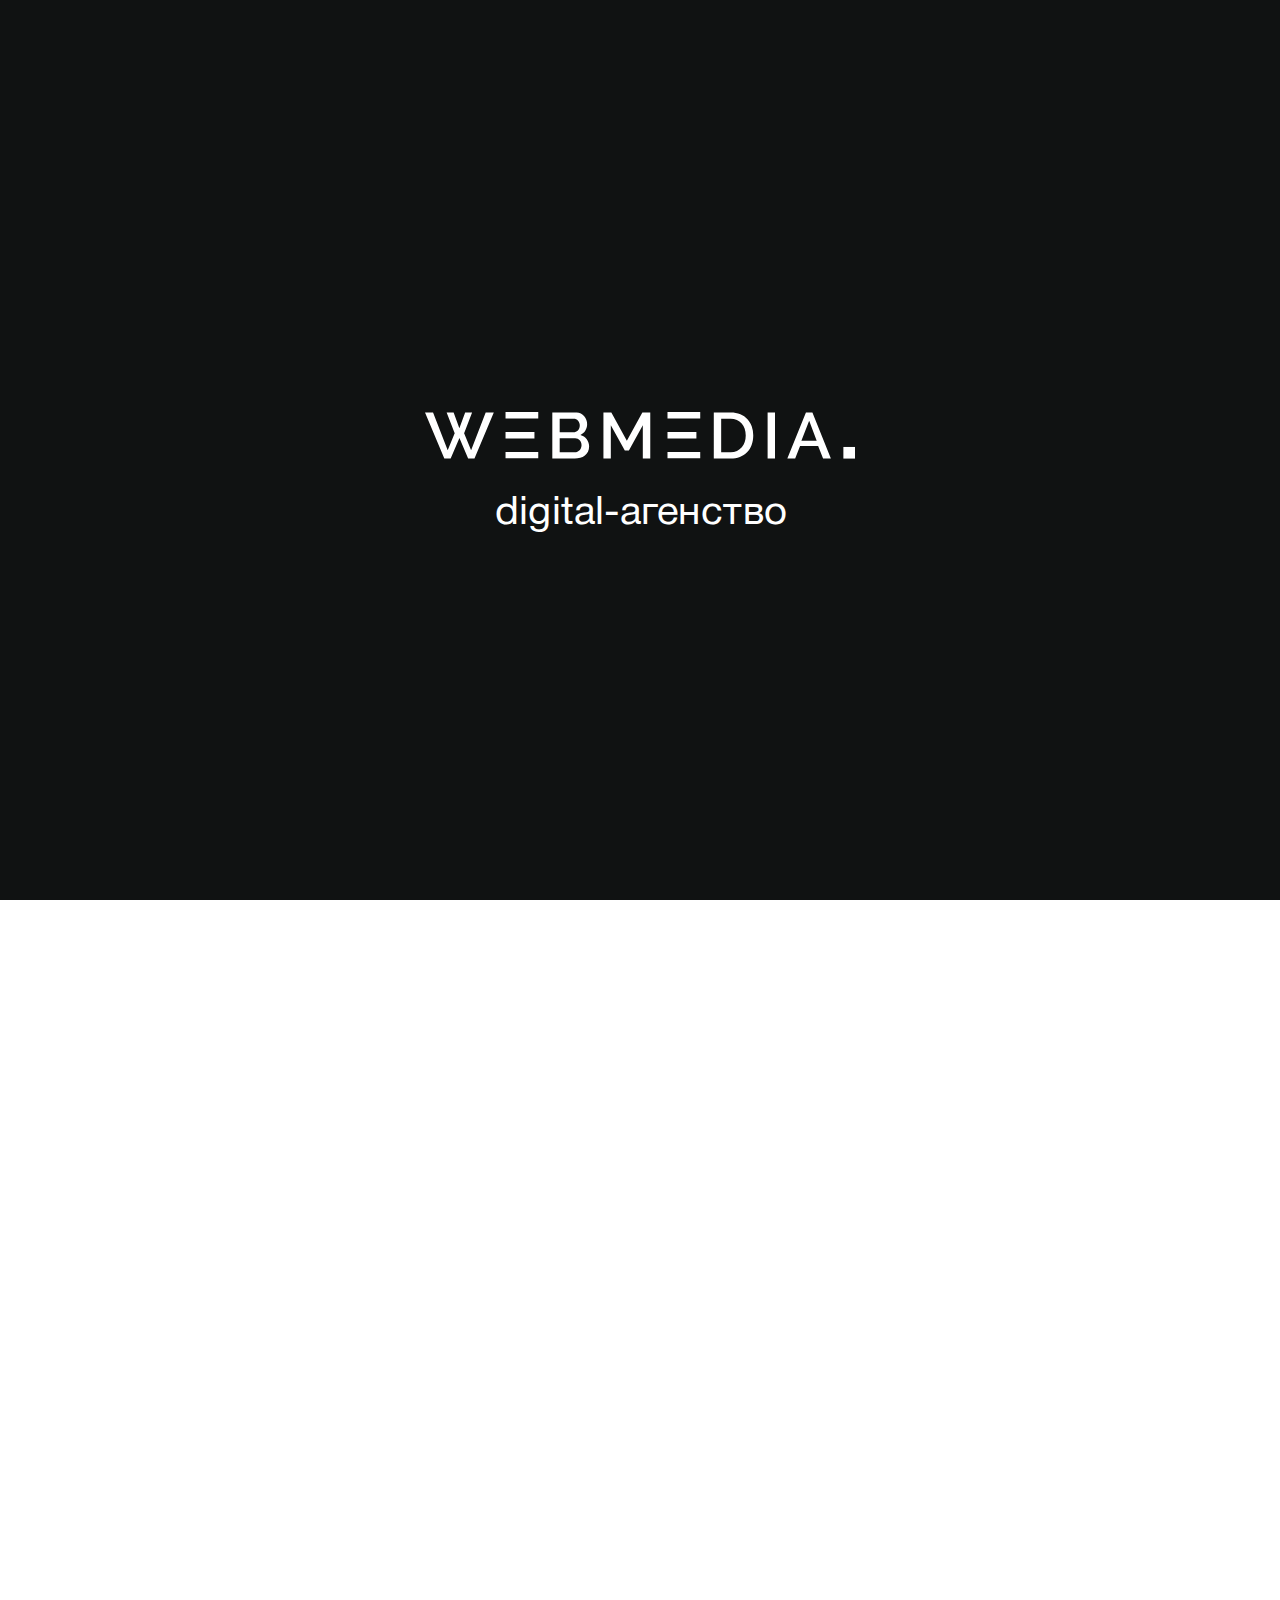
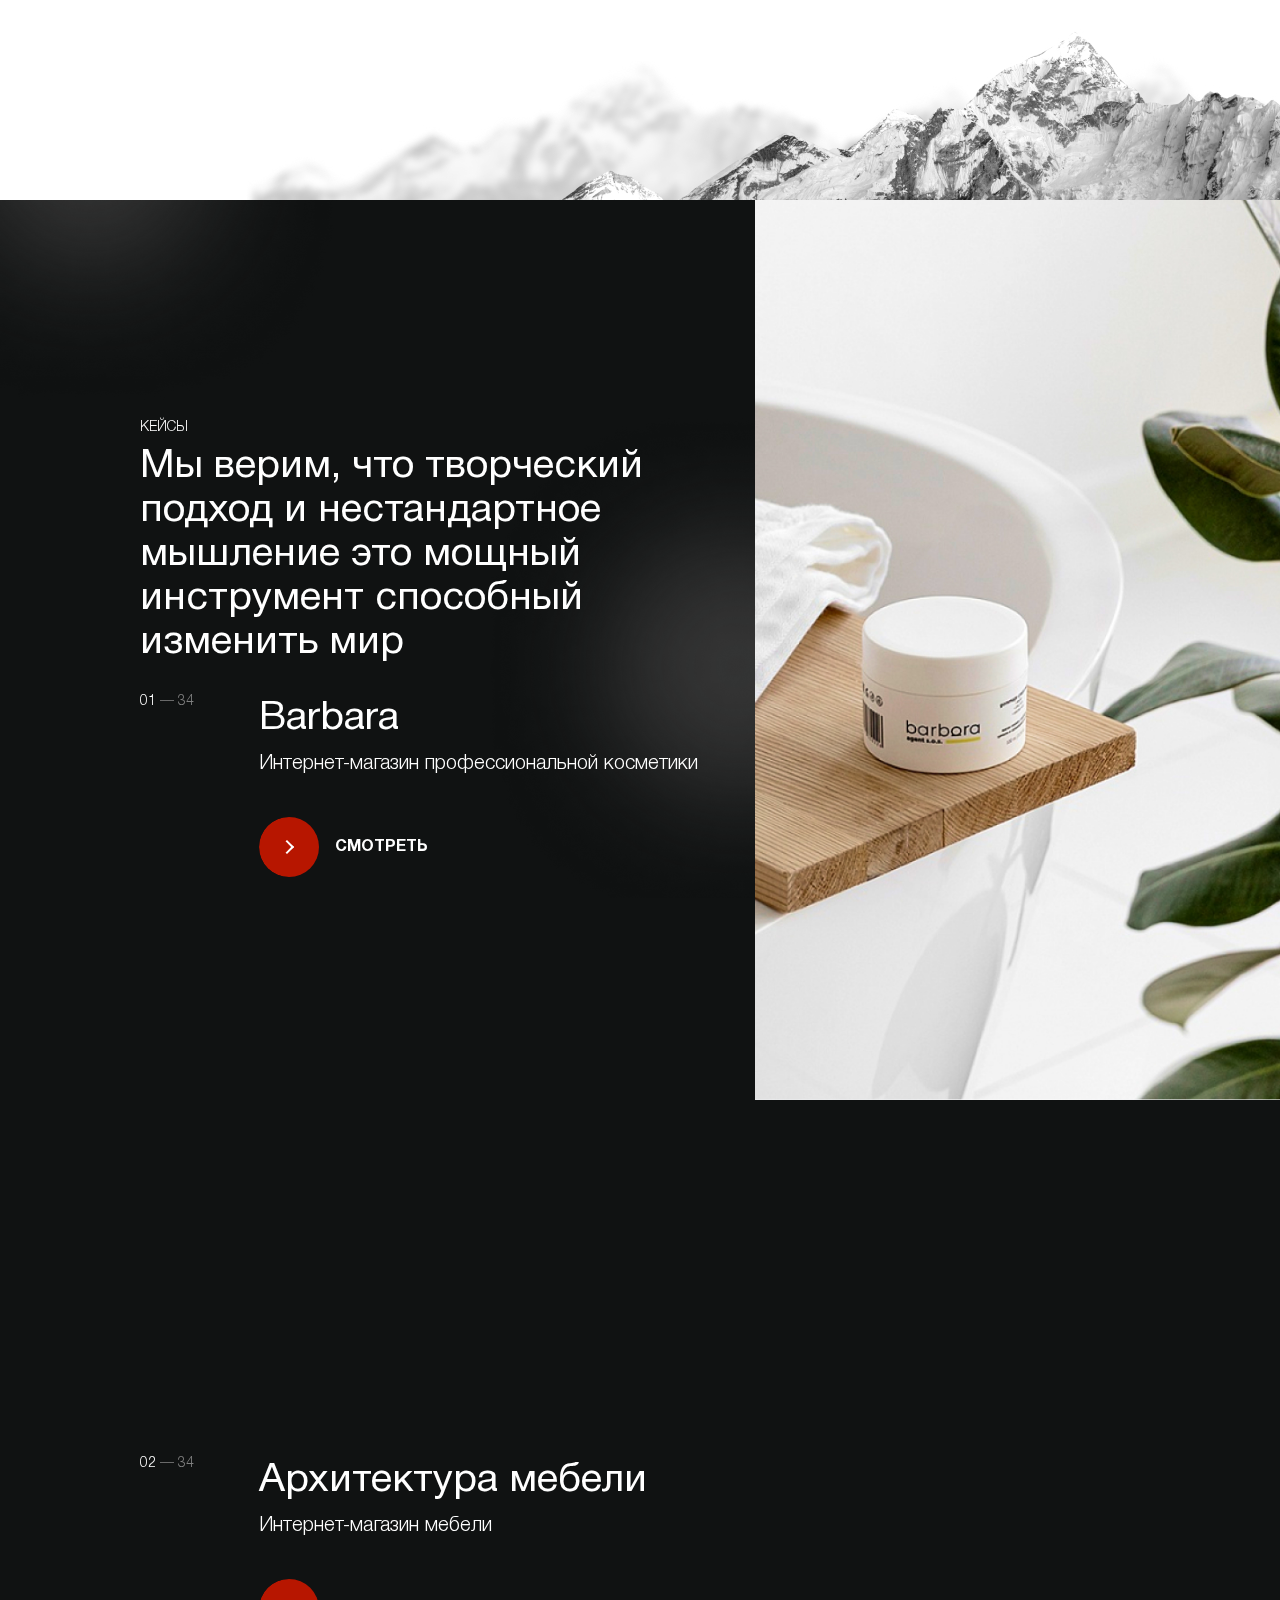
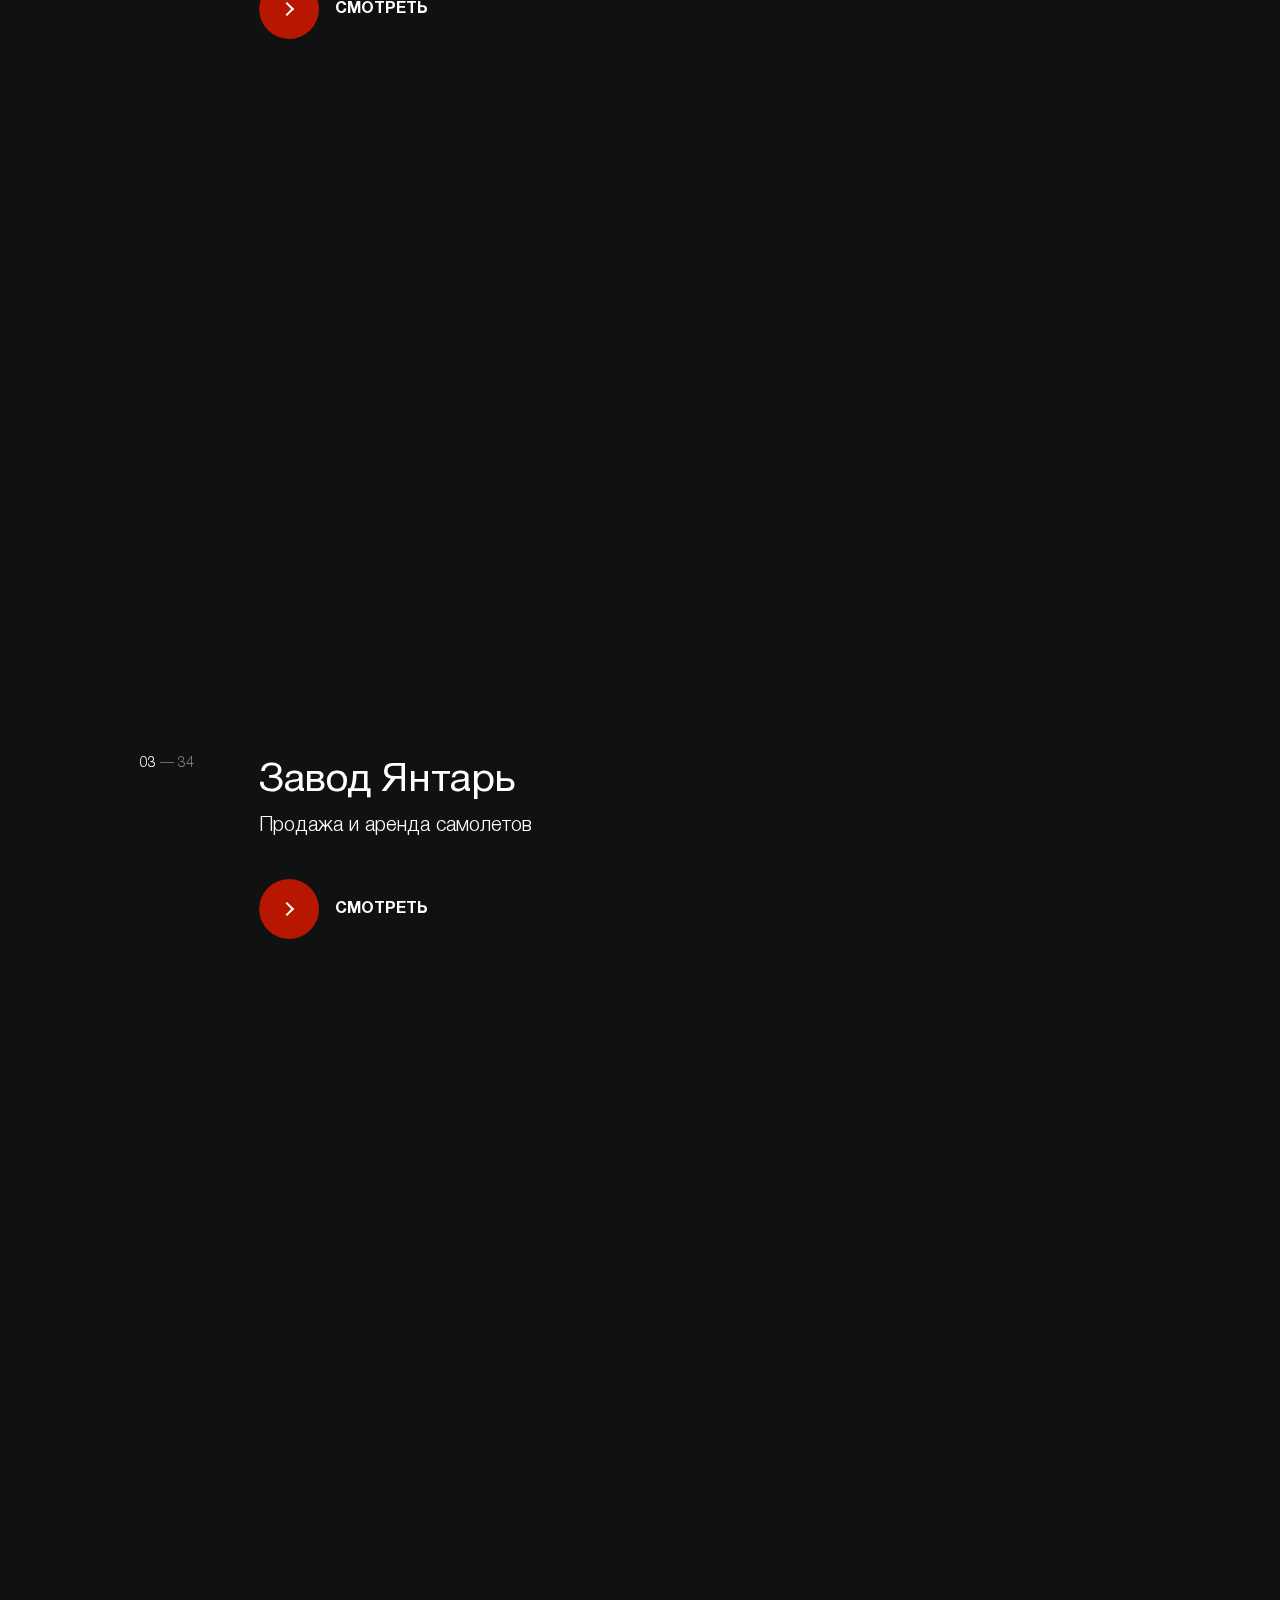
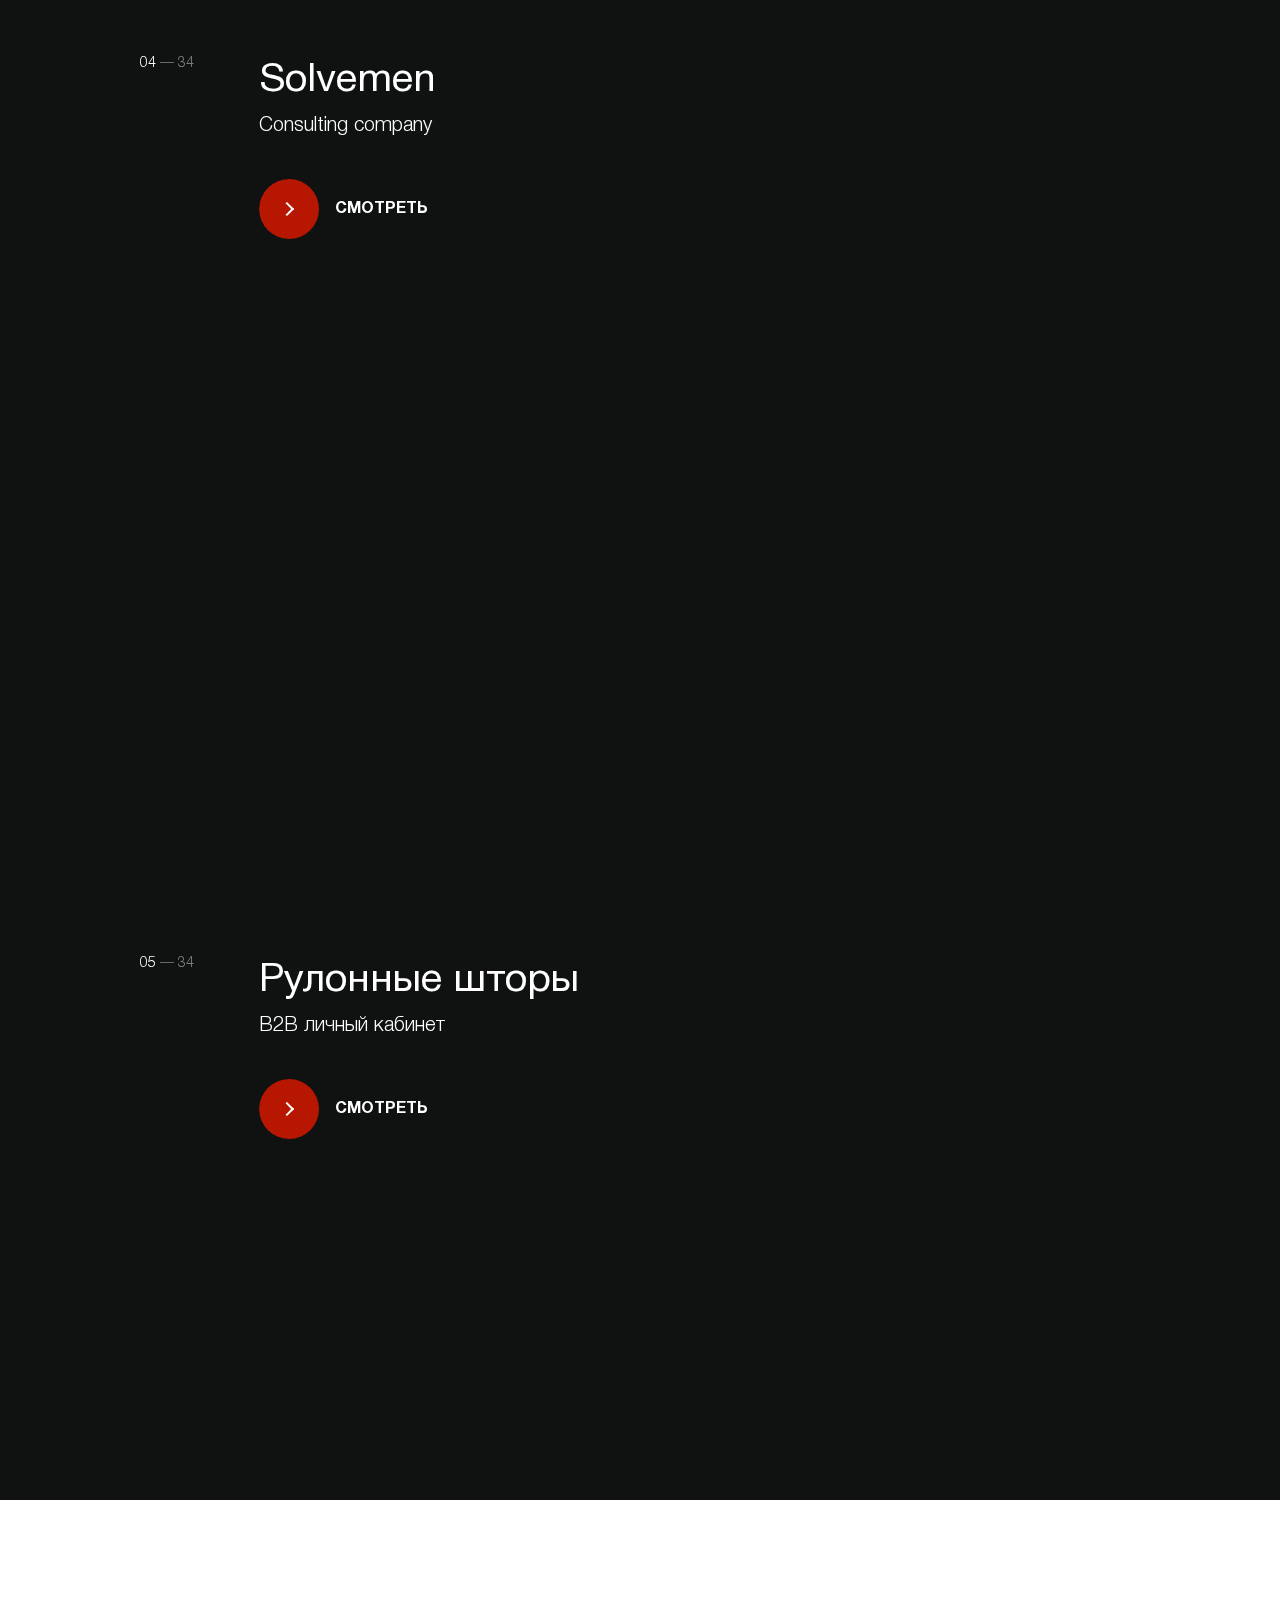
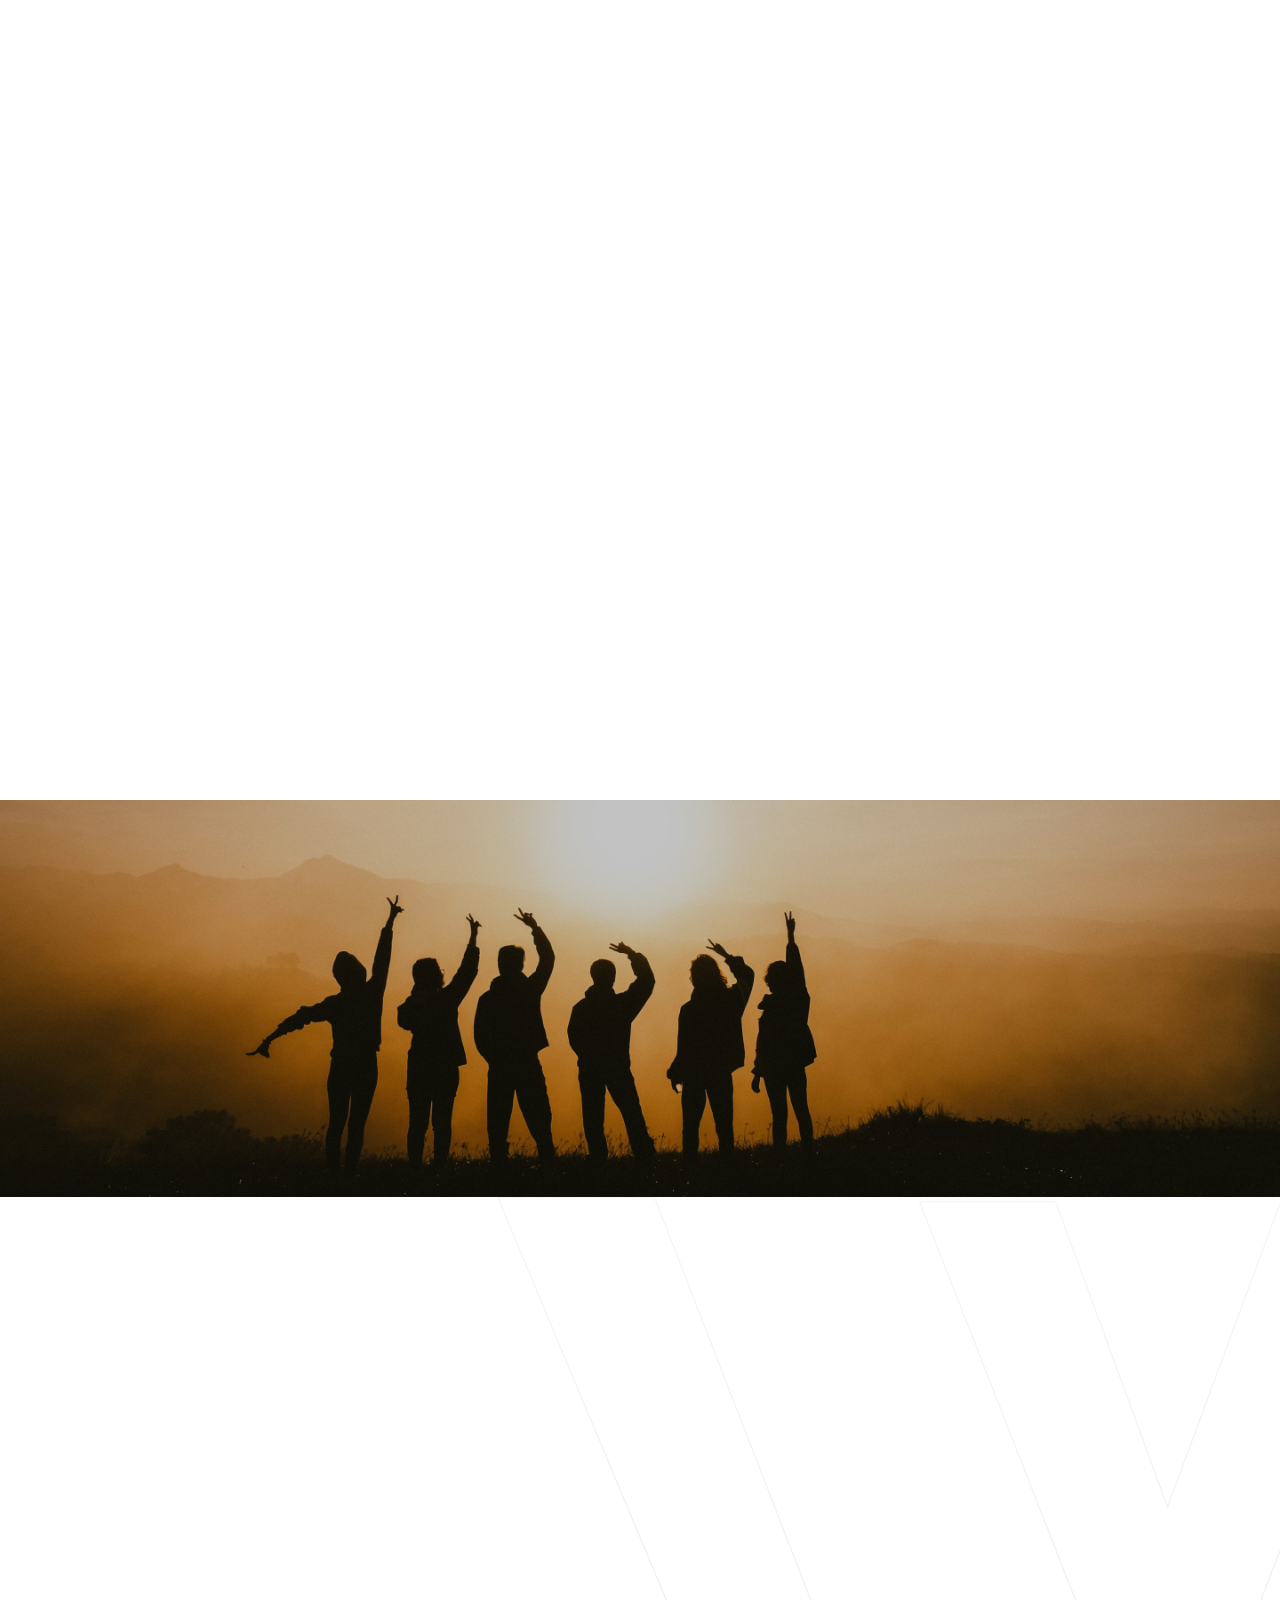
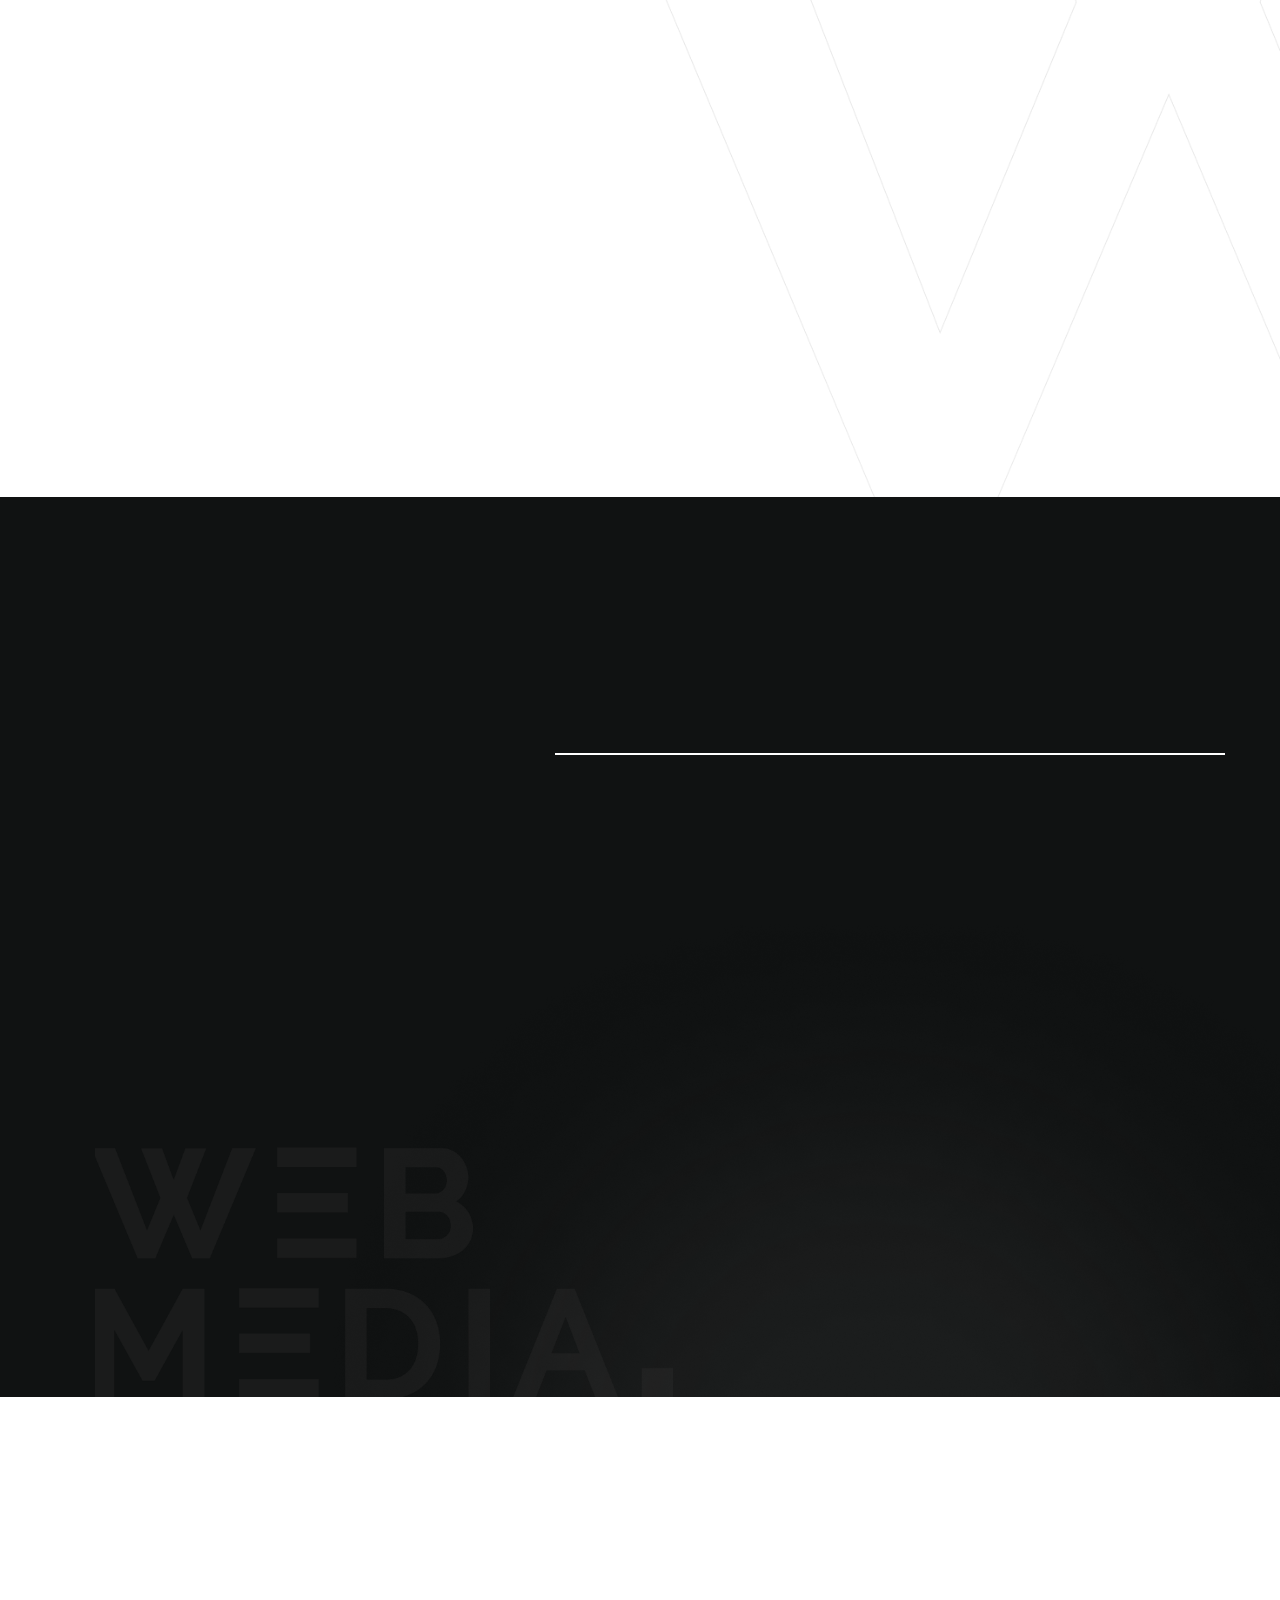
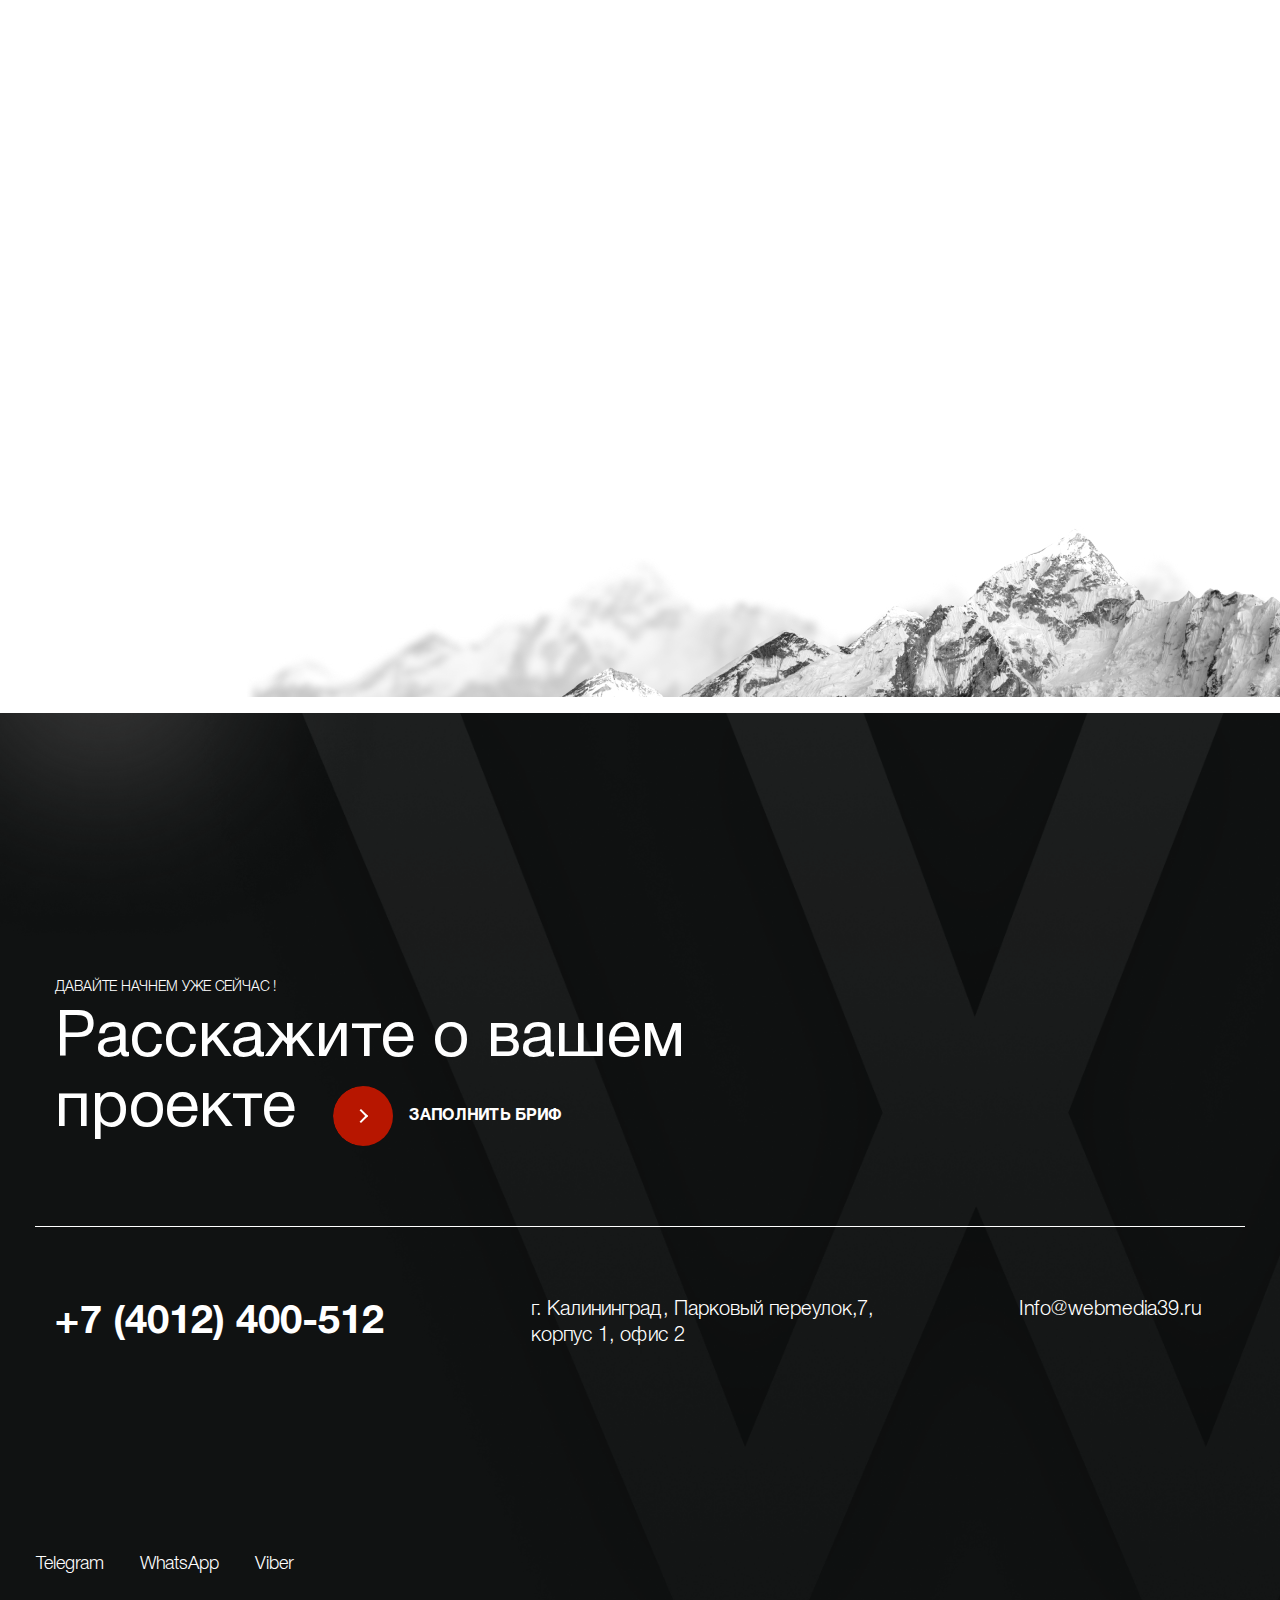
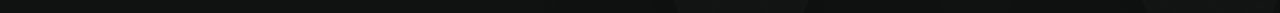
<file: _v/index.html>
<!DOCTYPE html>
<html class="no-js" lang="ru">
	<head>
		<meta charset="UTF-8" />
		<meta name="keywords" content="" />
		<meta name="description" content="" />
		<meta content="browserconfig.xml" name="msapplication-config" />
		<meta http-equiv="X-UA-Compatible" content="IE=edge">
		<meta name="viewport" content="width=device-width, initial-scale=1">
		<title>Создаём и продвигаем сайты для бизнеса</title>
		<link href="img/favicon.ico" rel="icon" type="image/png" />
		<link href="img/favicon.png" rel="icon" type="image/png" />
		<link rel="apple-touch-icon" sizes="122x70" href="/img/apple-touch-icon.png" />
		<style>body{opacity: 0;}</style>
	</head>
	<body>
		<!--[if lt IE 10]>
		<p class="browsehappy"><br>Вы используете <strong>устаревший</strong> браузер. 
		Пожалуйста, <a href="http://browsehappy.com/">обновите его</a> для корректного 
		отображения сайтов.</p>
		<![endif]-->
		<div class="global-wrapper">
			<div class="wrapper-loader">
				<div class="logo-loader_content">
					<div class="logo-loader"></div>
				</div>
				<div class="wrapper_loader-text">
					<span class="loader-text">digital-агенство</span>
				</div>
			</div>
			<div class="callback-content callback-content_fixed">
				<div class="callback-content_header">
					<span class="callback-content_close-btn"></span>
				</div>
				<div class="section-title">Обсудить проект</div>
				<form action="#" class="callback-form">
					<div class="form-group">
						<input type="text" class="form-control" placeholder="Имя">
					</div>
					<div class="form-group">
						<input type="tel" class="form-control" placeholder="Телефон">
					</div>
					<div class="form-group">
						<textarea class="form-control form-textarea" placeholder="Сообщение"></textarea>
					</div>
					<div class="wrapper_callback-form_submit red-btn red-btn_mod">
						<input type="submit" class="callback-form_submit-btn" value="Отправить">
						<span class="red-btn_icon"></span>
					</div>
					<div class="form-policy">Нажимая на кнопку, вы даете согласие на обработку персональных данных и соглашаетесь с политикой конфиденциальности</div>
				</form>
			</div>
			<header class="ui-header">
				<div class="container">
					<div class="head-logo">
						<a href="">
							<img data-src="img/static/logo.svg" class="head_first-img" alt="alt">
							<img src="img/icons/logo-icon.svg" class="head_second-img" alt="alt">
						</a>
					</div>
					<div class="head_center-column">
						<div class="hamburger hamburger--spring">
							<div class="hamburger-box">
								<div class="hamburger-inner"></div>
							</div>
						</div>
						<a href="" class="head_projects-btn">Проекты</a>
					</div>
					<a href="tel:+74012400512" class="head_phone-number">+7 (4012) 400-512</a>
				</div>
				<div class="dropdown-box">
					<div class="container">
						<div class="dropdown-box_header">
							<a href="" class="dropdown-box_discuss-project js_discuss-project_2 ">Обсудить проект</a>
						</div>
						<ul class="dropdown-menu">
							<li>
								<a href=""><span class="menu-number">01</span><span class="menu-text">Проекты</span></a>
							</li>
							<li>
								<a href=""><span class="menu-number">02</span><span class="menu-text">Услуги</span></a>
								<ul class="dropdown-submenu">
									<li><a href="">Разработка сайтов</a></li>
									<li><a href="">Продвижение и реклама</a></li>
									<li><a href="">Автоматизация</a></li>
									<li><a href="">Обслуживание и развитие</a></li>
								</ul>
							</li>
							<li>
								<a href=""><span class="menu-number">03</span><span class="menu-text">О нас</span></a>
							</li>
							<li>
								<a href=""><span class="menu-number">04</span><span class="menu-text">Контакты</span></a>
							</li>
						</ul>
						<div class="tablet-small_visible">
							<a href="" class="red-btn js_discuss-project_2">
								<span class="red-btn_inner"><span class="red-btn_icon"></span>Обсудить проект</span>
							</a>
						</div>
						<div class="dropdown-box_footer">
							<div class="row">
								<div class="col-md-5 right-column order-md-2">
									<a href="tel:+74012400512" class="dropdown_phone-number">+7 (4012) 400-512</a> <br>
									<a href="mailto:Info@webmedia39.ru" class="dropdown-email">Info@webmedia39.ru</a>
								</div>
								<div class="col-md-7">
									<ul class="social-network dropdown_social-network">
										<li><a href="">Telegram</a></li>
										<li><a href="">WhatsApp</a></li>
										<li><a href="">Viber</a></li>
									</ul>
								</div>
							</div>
						</div>
					</div>
				</div>
			</header>
			<main class="main-content">
				<section class="main-section section">
					<div class="main-section_bg" data-parallaxify-range-x="100" data-parallaxify-range-y="100"><div class="main-section_bg-inner" data-depth="0.6"></div></div>
					<div class="section-inner main_section-inner">
						<div class="container">
							<span class="unified-section_subtitle  fadeInLeft wow" data-wow-duration=".8s" data-wow-delay=".8s">Мы покоряем любые вершины!</span>
							<h1 class="main-section_title  fadeInLeft wow" data-wow-duration=".8s" data-wow-delay="1s">Создаём и продвигаем сайты для бизнеса</h1>
							<a href="" class="red-btn js_discuss-project  fadeInLeft wow" data-wow-duration=".8s" data-wow-delay="1.2s">
								<span class="red-btn_inner"><span class="red-btn_icon"></span>Обсудить проект</span>
							</a>
						</div>
					</div>
					<ul class="social-network">
						<li><a href="">Telegram</a></li>
						<li><a href="">WhatsApp</a></li>
						<li><a href="">Viber</a></li>
					</ul>
					<span class="arrow-next_btn"></span>
				</section>
				<!-- end main-section -->
				<div class="services-section white-section section">
					<div class="container">
						<div class="row">
							<div class="col-md-6 service_left-column">
								<span class="unified-section_subtitle  fadeInDown wow" data-wow-duration=".8s" data-wow-delay=".2s">Услуги</span>
								<h2 class="fadeInDown wow" data-wow-duration=".8s" data-wow-delay=".2s">Мы digital-агентство полного цикла — <span class="min">создаем, продвигаем</span> и поддерживаем <span class="min">сайты</span></h2>
								<a href="" class="black-btn tablet-small_hidden fadeInDown wow" data-wow-duration=".8s" data-wow-delay=".6s">
									<span class="black-btn_inner"><span class="black-btn_icon"></span>Все услуги</span>
								</a>
							</div>
							<div class="col-md-6 service_right-column">
								<ul class="services-list">
									<li class="service-item fadeInLeft wow" data-wow-duration=".8s" data-wow-delay=".4s">
										<span class="service-menu_title"><span class="item-number">01</span> Web разработка</span>
										<ul class="service_sub-menu">
											<li><a href="">Интернет магазины</a></li>
											<li><a href="">Корпоративные сайты</a></li>
											<li><a href="">Сайты- каталоги</a></li>
											<li><a href="">landing page</a></li>
											<li><a href="">В2В порталы</a></li>
											<li><a href="">Индивидуальные web проекты</a></li>
										</ul>
									</li>
									<li class="service-item fadeInLeft wow" data-wow-duration=".8s" data-wow-delay=".6s">
										<span class="service-menu_title"><span class="item-number">02</span><span class="text">Продвижение <span class="min">и реклама</span></span></span>
										<ul class="service_sub-menu">
											<li><a href="">SEO аудит</a></li>
											<li><a href="">SEO-оптимизация</a></li>
											<li><a href="">Комплексное продвижение</a></li>
											<li><a href="">Контекстная реклама </a></li>
											<li><a href="">SMM  продвижение</a></li>
											<li><a href="">Таргетированная реклама</a></li>
										</ul>
									</li>
									<li class="service-item fadeInLeft wow" data-wow-duration=".8s" data-wow-delay=".8s">
										<span class="service-menu_title"><span class="item-number">03</span>Автоматизация</span>
										<ul class="service_sub-menu">
											<li><a href="">Внедрение Битрикс 24</a></li>
											<li><a href="">Корпоративные сайты</a></li>
											<li><a href="">Сайты- каталоги</a></li>
											<li><a href="">landing page</a></li>
											<li><a href="">В2В порталы</a></li>
											<li><a href="">Индивидуальные web проекты</a></li>
										</ul>
									</li>
									<li class="service-item fadeInLeft wow" data-wow-duration=".8s" data-wow-delay="1s">
										<span class="service-menu_title"><span class="item-number">04</span><span class="text">Обслуживание <span class="min">и развитие</span></span></span>
										<ul class="service_sub-menu">
											<li><a href="">Интернет магазины</a></li>
											<li><a href="">Корпоративные сайты</a></li>
											<li><a href="">Сайты- каталоги</a></li>
											<li><a href="">landing page</a></li>
											<li><a href="">В2В порталы</a></li>
											<li><a href="">Индивидуальные web проекты</a></li>
										</ul>
									</li>
								</ul>
								<div class="tablet-small_visible">
										<a href="" class="black-btn fadeInDown wow" data-wow-duration=".8s" data-wow-delay=".6s">
										<span class="black-btn_inner"><span class="black-btn_icon"></span>Все услуги</span>
									</a>
								</div>
							</div>
						</div>
					</div>
				</div>
				<!-- end services-section -->
				<div class="case-section section">
					<div class="case-section_left-column">
						<div class="wrapper_case-section_content">
							<div class="case-slide">
								<div class="case-section_content">
									<span class="unified-section_subtitle">кейсы</span>
									<div class="section-title">Мы верим, что творческий подход и нестандартное мышление это мощный инструмент способный изменить мир</div>
									<div class="case-item_content">
										<span class="case-item_number"><span class="white-digit">01</span> &#8212; 34</span>
										<div class="right-cell">
											<span class="case-item_name">Barbara</span>
											<span class="case-item_site-type">Интернет-магазин профессиональной косметики</span>
											<a href="" class="red-btn">
												<span class="red-btn_inner"><span class="red-btn_icon"></span>Смотреть</span>
											</a>
										</div>
									</div>
								</div>
								<div class="case-item_bg-mobile" style="background-image:url(img/bg/case-mobile/01.jpg)"></div>
							</div>
							<div class="case-slide">
								<div class="case-section_content">
									<div class="case-item_content">
										<span class="case-item_number"><span class="white-digit">02</span> &#8212; 34</span>
										<div class="right-cell">
											<span class="case-item_name">Архитектура мебели</span>
											<span class="case-item_site-type">Интернет-магазин мебели</span>
											<a href="" class="red-btn">
												<span class="red-btn_inner"><span class="red-btn_icon"></span>Смотреть</span>
											</a>
										</div>
									</div>
								</div>
								<div class="case-item_bg-mobile" style="background-color: #000">
									<span class="item-img"><img data-src="img/static/load.png" alt="alt"></span>
								</div>
							</div>
							<div class="case-slide">
								<div class="case-section_content">
									<div class="case-item_content">
										<span class="case-item_number"><span class="white-digit">03</span> &#8212; 34</span>
										<div class="right-cell">
											<span class="case-item_name">Завод Янтарь</span>
											<span class="case-item_site-type">Продажа и аренда самолетов</span>
											<a href="" class="red-btn">
												<span class="red-btn_inner"><span class="red-btn_icon"></span>Смотреть</span>
											</a>
										</div>
									</div>
								</div>
								<div class="case-item_bg-mobile" style="background-image:url(img/bg/case-mobile/03.jpg)"></div>
							</div>
							<div class="case-slide">
								<div class="case-section_content">
									<div class="case-item_content">
										<span class="case-item_number"><span class="white-digit">04</span> &#8212; 34</span>
										<div class="right-cell">
											<span class="case-item_name">Solvemen</span>
											<span class="case-item_site-type">Сonsulting company</span>
											<a href="" class="red-btn">
												<span class="red-btn_inner"><span class="red-btn_icon"></span>Смотреть</span>
											</a>
										</div>
									</div>
								</div>
								<div class="case-item_bg-mobile" style="background-image:url(img/bg/case-mobile/04.jpg)"></div>
							</div>
							<div class="case-slide">
								<div class="case-section_content">
									<div class="case-item_content">
										<span class="case-item_number"><span class="white-digit">05</span> &#8212; 34</span>
										<div class="right-cell">
											<span class="case-item_name">Рулонные шторы</span>
											<span class="case-item_site-type">B2B личный кабинет </span>
											<a href="" class="red-btn">
												<span class="red-btn_inner"><span class="red-btn_icon"></span>Смотреть</span>
											</a>
										</div>
									</div>
								</div>
								<div class="case-item_bg-mobile" style="background-image:url(img/bg/case-mobile/05.jpg)"></div>
							</div>
						</div>
					</div>
					<div class="case-section_right-column">
						<div class="сase-item_bg">
							<ul class="case-item_bg-content">
								<div class="case-item_bg-item" style="background-image:url(img/bg/case/01.jpg)"></div>
								<div class="case-item_bg-item" style="background-color: #000">
									<span class="item-img"><img data-src="img/static/load.png" alt="alt"></span>
								</div>
								<div class="case-item_bg-item" style="background-image:url(img/bg/case/03.jpg)"></div>
								<div class="case-item_bg-item" style="background-image:url(img/bg/case/04.jpg)"></div>
								<div class="case-item_bg-item" style="background-image:url(img/bg/case/05.jpg)"></div>
							</ul>
						</div>
					</div>
				</div>
				<!-- end case-section -->
				<div class="advantages-section white-section section">
					<div class="container">
						<div class="row advantages-section_header">
							<div class="col-md-5">
								<span class="unified-section_subtitle fadeInUp wow" data-wow-duration=".8s" data-wow-delay=".2s">немного о нас</span>
								<div class="section-title fadeInUp wow" data-wow-duration=".8s" data-wow-delay=".4s">Команда - <span class="min">это важно!</span></div>
							</div>
							<div class="col-md-7">
								<div class="advantages-section_text fadeInUp wow" data-wow-duration=".8s" data-wow-delay=".4s">
									<p>
										Мы-небольшая, но мощная команда создателей крутых сайтов, по-настоящему любящая свою работу.Мы начинаем каждый день с новых идей, помогаем друг другу расти и учиться друг у друга.Каждый проект должен быть усовершенствован до такой степени, что позволяет нам поддерживать репутацию надежного партнера и поднимать планку наших амбиций все выше и выше
									</p>
								</div>
							</div>
						</div>
						<ul class="advantages-box">
							<li class="advantage-item fadeInUp wow" data-wow-duration=".8s" data-wow-delay=".2s">
								<div class="advantage-item_content">
									<span class="advantage-item_number">7 лет</span>
									<span class="text">Опыта в разработке сайтов</span>
								</div>
							</li>
							<li class="advantage-item fadeInUp wow" data-wow-duration=".8s" data-wow-delay=".4s">
								<div class="advantage-item_content">
									<span class="advantage-item_number">200+</span>
									<span class="text">Индивидуальных проектов</span>
								</div>
							</li>
							<li class="advantage-item fadeInUp wow" data-wow-duration=".8s" data-wow-delay=".6s">
								<div class="advantage-item_content">
									<span class="advantage-item_number">1000+</span>
									<span class="text">Запросов в ТОП 5</span>
								</div>
							</li>
							<li class="advantage-item fadeInUp wow" data-wow-duration=".8s" data-wow-delay=".8s">
								<div class="advantage-item_content">
									<span class="advantage-item_number">1500+</span>
									<span class="text">Выпито чашек кофе</span>
								</div>
							</li>
						</ul>
						<div class="text-center fadeInUp wow" data-wow-duration=".8s" data-wow-delay=".4s">
							<a href="" class="black-btn">
								<span class="black-btn_inner"><span class="black-btn_icon"></span>О компании</span>
							</a>
						</div>
					</div>
				</div>
				<!-- end advantages-section -->
				<div class="team-bg"></div>
				<!-- end team-bg -->
				<div class="principles-section white-section section">
					<div class="container">
						<span class="unified-section_subtitle fadeInUp wow" data-wow-duration=".8s" data-wow-delay=".2s">принципы</span>
						<div class="section-title fadeInUp wow" data-wow-duration=".8s" data-wow-delay=".4s">Хороший дизайн</div>
						<div class="principles-section_content">
							<div class="row">
								<div class="col-md-6 fadeInUp wow" data-wow-duration=".8s" data-wow-delay=".2s">
									<div class="principle-item">
										<div class="principle-item_title"><span class="item-number">01</span>Иновационен</div>
										<p>
											Возможности для иноваций не исчерпаны. Технологическое развитие всегда предлагает новые возможности для инновационного дизайна. Но инновационный дизайн всегда развивается в тандеме с инновационной технологией, и никогда не может быть самоцелью
										</p>
									</div>
								</div>
								<div class="col-md-6 fadeInUp wow" data-wow-duration=".8s" data-wow-delay=".4s">
									<div class="principle-item">
										<div class="principle-item_title"><span class="item-number">02</span>Делает продукт удобным</div>
										<p>
											Хороший дизайн делает продукт полезным, продукт куплен, чтобы использоваться. Он должен удовлетворять определенным критериям, не только функциональным, но и психологическим и эстетическим. Хороший дизайн подчеркивает полноценность продукта, игнорируя что-либо, что могло бы отвлекать его
										</p>
									</div>
								</div>
								<div class="col-md-6 fadeInUp wow" data-wow-duration=".8s" data-wow-delay=".2s">
									<div class="principle-item">
										<div class="principle-item_title"><span class="item-number">03</span>Эстетичен</div>
										<p>
											Эстетическое качество продукта является неотъемлемой частью его полноценности, потому что продукты, которые мы используем каждый день, затрагивают нашу личность и наше благосостояние. Но только хорошо выполненные изделия могут быть красивыми
										</p>
									</div>
								</div>
								<div class="col-md-6 fadeInUp wow" data-wow-duration=".8s" data-wow-delay=".4s">
									<div class="principle-item">
										<div class="principle-item_title"><span class="item-number">04</span>Делает продукт понятным</div>
										<p>
											Он разъясняет структуру продукта. Лучше всего это может сделать разговор о продукте. В лучшем случае это очевидно
										</p>
									</div>
								</div>
								<div class="col-md-6 fadeInUp wow" data-wow-duration=".8s" data-wow-delay=".2s">
									<div class="principle-item">
										<div class="principle-item_title"><span class="item-number">05</span>Ненавязчив</div>
										<p>
											Продукты, выполняющие цель, походят на инструменты. Они не являются ни декоративными объектами, ни произведениями искусства. Их дизайн поэтому должен быть и нейтрален и сдержан, чтобы оставить место для самовыражения пользователя
										</p>
									</div>
								</div>
								<div class="col-md-6 fadeInUp wow" data-wow-duration=".8s" data-wow-delay=".4s">
									<div class="principle-item">
										<div class="principle-item_title"><span class="item-number">06</span>Честен</div>
										<p>
											Он не делает продукт более инновационным, сильным или ценным, чем это есть на самом деле. Он не пытается манипулировать потребителем с помощью обещаний, которые не могут быть выполнены
										</p>
									</div>
								</div>
							</div>
							<div class="text-center fadeInUp wow" data-wow-duration=".8s" data-wow-delay=".6s">
								<a href="" class="black-btn">
									<span class="black-btn_inner"><span class="black-btn_icon"></span>Все принципы</span>
								</a>
							</div>
						</div>
					</div>
					<!-- <span class="arrow-next_btn arrow-next_black-btn"></span> -->
				</div>
				<!-- end principles-section -->
				<div class="quality-section section">
					<div class="container">
						<div class="row main-row">
							<div class="col-md-5">
								<span class="unified-section_subtitle fadeInUp wow" data-wow-duration=".8s" data-wow-delay=".2s">Почему вы выигрываете, заказывая <span class="min">создание сайтов в WebMedia ?</span></span>
								<div class="section-title fadeInUp wow" data-wow-duration=".8s" data-wow-delay=".4s">Мы ручаемся <span class="min">за качество</span> своей работы!</div>
							</div>
							<div class="col-md-7">
								<div class="quality-section_header">
									<div class="row quality-row">
										<div class="col-sm-6 fadeInUp wow" data-wow-duration=".8s" data-wow-delay=".4s">
											<div class="quality-item">
												<div class="quality-item_title">
													<span class="item-icon"><img data-src="img/icons/quality/01.svg" alt="alt"></span>Работаем <br>на перспективу
												</div>
												<p>
													Каждый наш проект имеет широкие возможности для развития – увеличение количества страниц, подключение дополнительных модулей и функционала
												</p>
											</div>
										</div>
										<div class="col-sm-6 fadeInUp wow" data-wow-duration=".8s" data-wow-delay=".6s">
											<div class="quality-item">
												<div class="quality-item_title">
													<span class="item-icon"><img data-src="img/icons/quality/02.svg" alt="alt"></span>Создаем <br>все с нуля
												</div>
												<p>
													При работе над любыми проектами разрабатываем абсолютно новую, уникальную концепцию, как дизайна, так и технической составляющей индивидуально под каждого клиента. При создании сайтов мы не пользуемся типовыми решениями, шаблонами, и чужими разработками
												</p>
											</div>
										</div>
									</div>
								</div>
							</div>
							<div class="col-md-5 fadeInUp wow" data-wow-duration=".8s" data-wow-delay=".2s">
								<div class="quality-item">
									<div class="quality-item_title">
										<span class="item-icon"><img data-src="img/icons/quality/03.svg" alt="alt"></span>Делаем сайт <br> функциональным
									</div>
									<p>
										Подключаем аналитические сервисы, модуль отслеживания звонков и другие возможности, которые позволят проанализировать эффективность продвижения, спрос, причину отказов и т.д
									</p>
								</div>
							</div>
							<div class="col-md-7">
								<div class="row quality-row">
									<div class="col-sm-6 fadeInUp wow" data-wow-duration=".8s" data-wow-delay=".4s">
										<div class="quality-item">
											<div class="quality-item_title">
												<span class="item-icon"><img data-src="img/icons/quality/04.svg" alt="alt"></span>Не задерживаем <br>сроки
											</div>
											<p>
												Срок для нас не просто цифра – в договоре с клиентом мы прописываем время, которое нам потребуется для разработки филиала вашей компании в интернете, поэтому вы получаете готовый проект вовремя, без задержек
											</p>
										</div>
									</div>
									<div class="col-sm-6 fadeInUp wow" data-wow-duration=".8s" data-wow-delay=".6s">
										<div class="quality-item">
											<div class="quality-item_title">
												<span class="item-icon"><img data-src="img/icons/quality/05.svg" alt="alt"></span>Всегда <br> на связи
											</div>
											<p>
												Подключаем аналитические сервисы, модуль отслеживания звонков и другие возможности, которые позволят проанализировать эффективность продвижения, спрос, причину отказов и т.д
											</p>
										</div>
									</div>
								</div>
							</div>
						</div>
					</div>
				</div>
				<!-- end quality-section -->
				<div class="clients-section white-section section">
					<div class="container">
						<span class="unified-section_subtitle fadeInUp wow" data-wow-duration=".8s" data-wow-delay=".2s">клиенты</span>
						<div class="section-title fadeInUp wow" data-wow-duration=".8s" data-wow-delay=".4s">Нам доверяют</div>
						<ul class="clients-list fadeInUp wow" data-wow-duration=".8s" data-wow-delay=".6s">
							<li><img data-src="img/static/clients/01.png" alt="alt"></li>
							<li><img data-src="img/static/clients/02.png" alt="alt"></li>
							<li><img data-src="img/static/clients/03.png" alt="alt"></li>
							<li><img data-src="img/static/clients/04.png" alt="alt"></li>
							<li><img data-src="img/static/clients/05.png" alt="alt"></li>
							<li><img data-src="img/static/clients/06.png" alt="alt"></li>
							<li><img data-src="img/static/clients/07.png" alt="alt"></li>
							<li><img data-src="img/static/clients/08.png" alt="alt"></li>
							<li><img data-src="img/static/clients/09.png" alt="alt"></li>
							<li><img data-src="img/static/clients/10.png" alt="alt"></li>
							<li><img data-src="img/static/clients/11.png" alt="alt"></li>
							<li><img data-src="img/static/clients/12.png" alt="alt"></li>
						</ul>
					</div>
				</div>
				<!-- end clients-section -->
			</main>
			<!-- end main-content -->
			<footer class="main-footer">
				<div class="container">
					<div class="main-footer_content">
						<span class="unified-section_subtitle">Давайте Начнем уже сейчас !</span>
						<div class="main-footer_title-row">
							<div class="section-title">
								Расскажите о вашем <span class="min">проекте</span>
							</div>
							<a href="" class="red-btn">
								<span class="red-btn_inner"><span class="red-btn_icon"></span>Заполнить бриф</span>
							</a>
						</div>
						<ul class="main-footer_contact">
							<li><a href="tel:+74012400512" class="phone-number">+7 (4012) 400-512</a></li>
							<li>г. Калининград, Парковый переулок,7, <br>корпус 1, офис 2</li>
							<li><a href="mailto:Info@webmedia39.ru" class="footer-email">Info@webmedia39.ru</a></li>
						</ul>
					</div>
					<ul class="social-network">
						<li><a href="">Telegram</a></li>
						<li><a href="">WhatsApp</a></li>
						<li><a href="">Viber</a></li>
					</ul>
				</div>
			</footer>
			<!-- end main-footer -->
			<div class="scroll-to-top"></div>
		</div>
		<!-- END GLOBAL-WRAPPER -->
		<link href="css/min.css" rel="stylesheet" />
		<link href="css/main.css" rel="stylesheet" />
		<script src="js/min.js"></script>
		<script src="js/main.js"></script>
	</body>
</html>
</file>
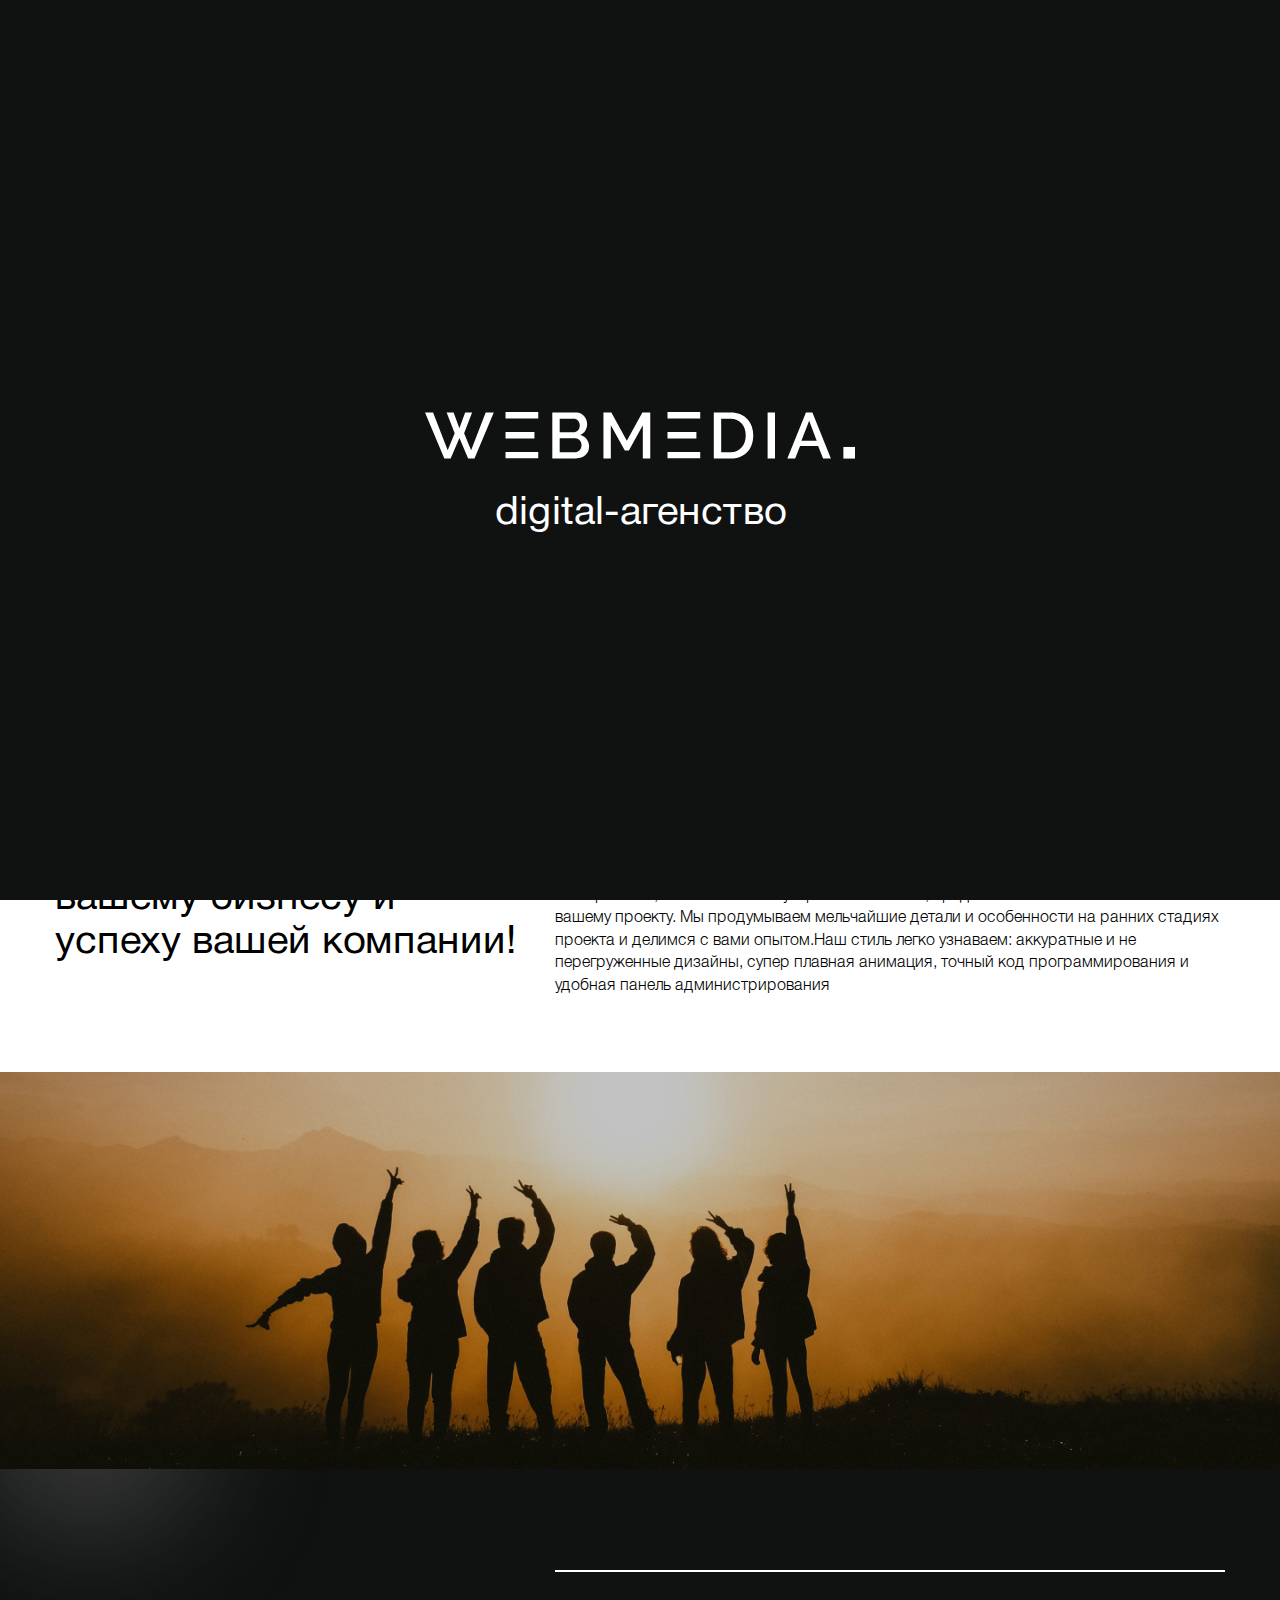
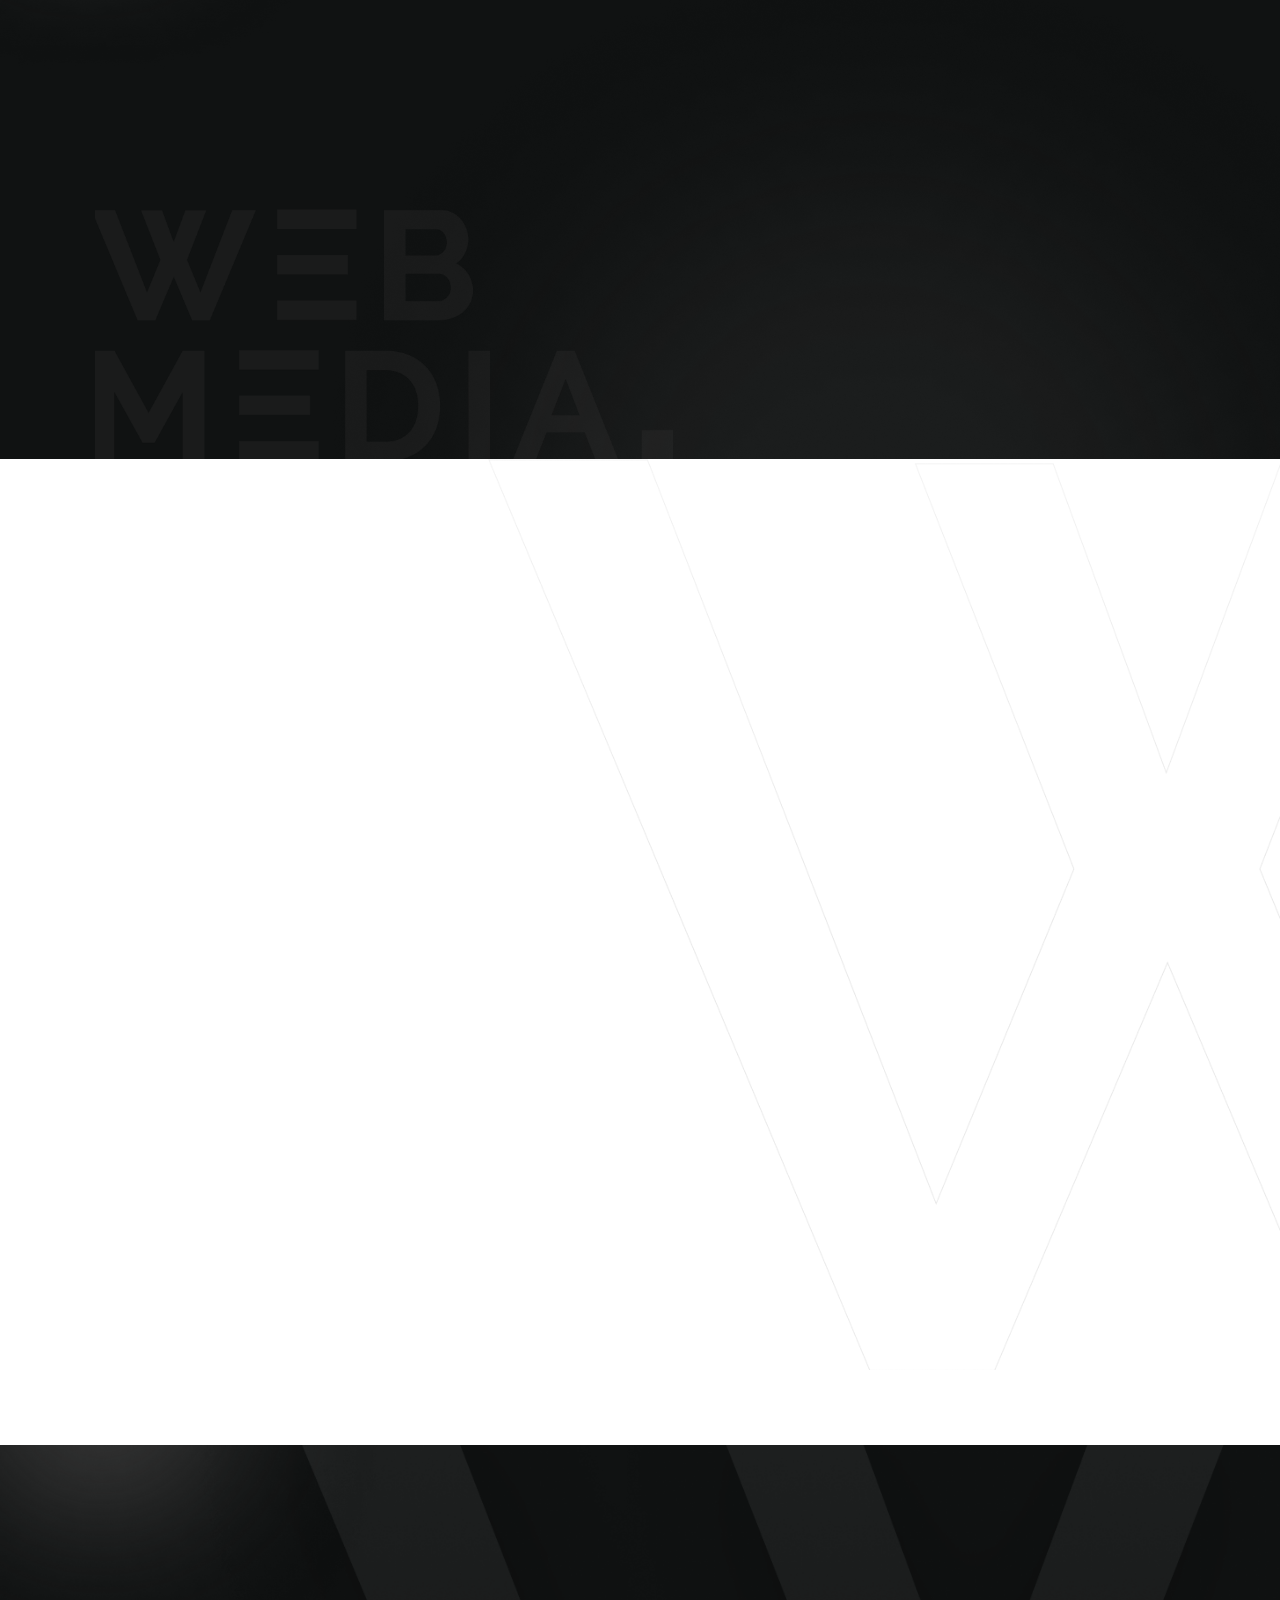
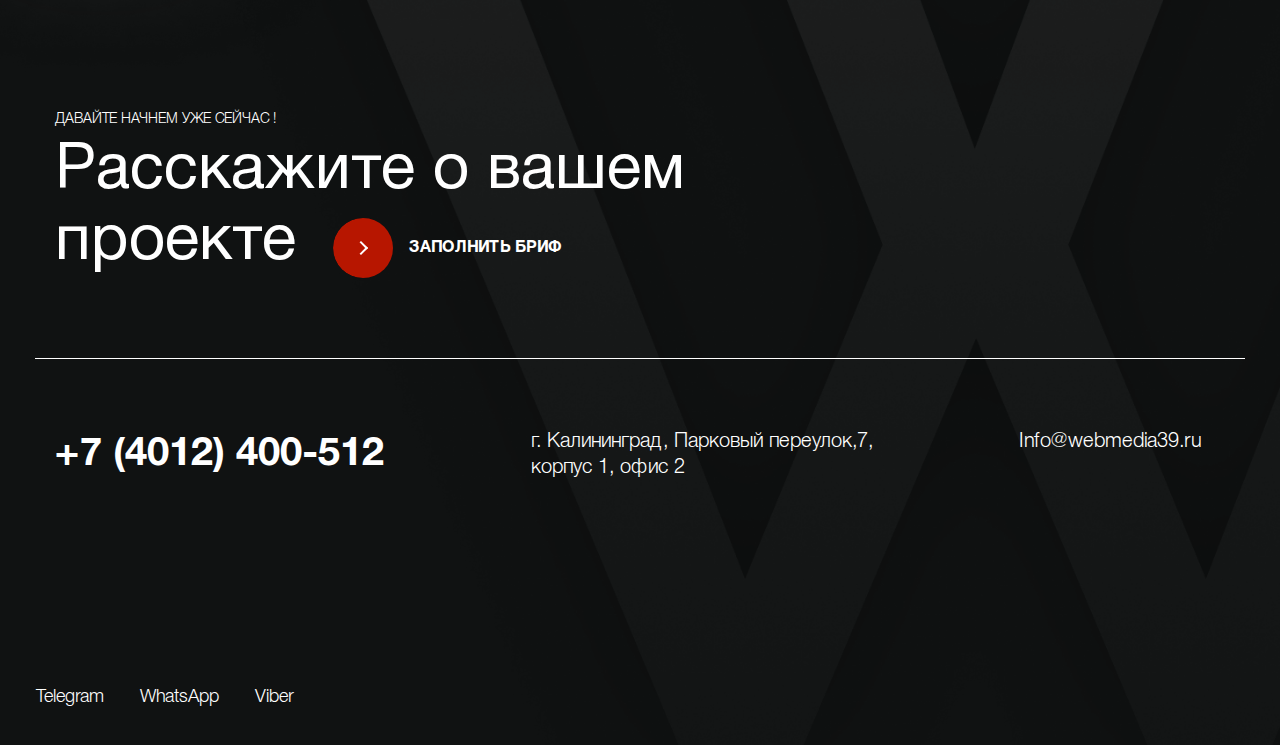
<file: _v/about.html>
<!DOCTYPE html>
<html class="no-js" lang="ru">
	<head>
		<meta charset="UTF-8" />
		<meta name="keywords" content="" />
		<meta name="description" content="" />
		<meta content="browserconfig.xml" name="msapplication-config" />
		<meta http-equiv="X-UA-Compatible" content="IE=edge">
		<meta name="viewport" content="width=device-width, initial-scale=1">
		<title>Создаём и продвигаем сайты для бизнеса</title>
		<link href="img/favicon.ico" rel="icon" type="image/png" />
		<link href="img/favicon.png" rel="icon" type="image/png" />
		<link rel="apple-touch-icon" sizes="122x70" href="/img/apple-touch-icon.png" />
		<style>body{opacity: 0;}</style>
	</head>
	<body>
		<!--[if lt IE 10]>
		<p class="browsehappy"><br>Вы используете <strong>устаревший</strong> браузер. 
		Пожалуйста, <a href="http://browsehappy.com/">обновите его</a> для корректного 
		отображения сайтов.</p>
		<![endif]-->
		<div class="global-wrapper">
			<div class="wrapper-loader">
				<div class="logo-loader_content">
					<div class="logo-loader"></div>
				</div>
				<div class="wrapper_loader-text">
					<span class="loader-text">digital-агенство</span>
				</div>
			</div>
			<div class="callback-content callback-content_fixed">
				<div class="callback-content_header">
					<span class="callback-content_close-btn"></span>
				</div>
				<div class="section-title">Обсудить проект</div>
				<form action="#" class="callback-form">
					<div class="form-group">
						<input type="text" class="form-control" placeholder="Имя">
					</div>
					<div class="form-group">
						<input type="tel" class="form-control" placeholder="Телефон">
					</div>
					<div class="form-group">
						<textarea class="form-control form-textarea" placeholder="Сообщение"></textarea>
					</div>
					<div class="wrapper_callback-form_submit red-btn red-btn_mod">
						<input type="submit" class="callback-form_submit-btn" value="Отправить">
						<span class="red-btn_icon"></span>
					</div>
					<div class="form-policy">Нажимая на кнопку, вы даете согласие на обработку персональных данных и соглашаетесь с политикой конфиденциальности</div>
				</form>
			</div>
			<header class="ui-header">
				<div class="container">
					<div class="head-logo">
						<a href="">
							<img data-src="img/static/logo.svg" class="head_first-img" alt="alt">
							<img src="img/icons/logo-icon.svg" class="head_second-img" alt="alt">
						</a>
					</div>
					<div class="head_center-column">
						<div class="hamburger hamburger--spring">
							<div class="hamburger-box">
								<div class="hamburger-inner"></div>
							</div>
						</div>
						<a href="" class="head_projects-btn">Проекты</a>
					</div>
					<a href="tel:+74012400512" class="head_phone-number">+7 (4012) 400-512</a>
				</div>
				<div class="dropdown-box">
					<div class="container">
						<div class="dropdown-box_header">
							<a href="" class="dropdown-box_discuss-project js_discuss-project_2 ">Обсудить проект</a>
						</div>
						<ul class="dropdown-menu">
							<li>
								<a href=""><span class="menu-number">01</span><span class="menu-text">Проекты</span></a>
							</li>
							<li>
								<a href=""><span class="menu-number">02</span><span class="menu-text">Услуги</span></a>
								<ul class="dropdown-submenu">
									<li><a href="">Разработка сайтов</a></li>
									<li><a href="">Продвижение и реклама</a></li>
									<li><a href="">Автоматизация</a></li>
									<li><a href="">Обслуживание и развитие</a></li>
								</ul>
							</li>
							<li class="active">
								<a href=""><span class="menu-number">03</span><span class="menu-text">О нас</span></a>
							</li>
							<li>
								<a href=""><span class="menu-number">04</span><span class="menu-text">Контакты</span></a>
							</li>
						</ul>
						<div class="tablet-small_visible">
							<a href="" class="red-btn js_discuss-project_2">
								<span class="red-btn_inner"><span class="red-btn_icon"></span>Обсудить проект</span>
							</a>
						</div>
						<div class="dropdown-box_footer">
							<div class="row">
								<div class="col-md-5 right-column order-md-2">
									<a href="tel:+74012400512" class="dropdown_phone-number">+7 (4012) 400-512</a> <br>
									<a href="mailto:Info@webmedia39.ru" class="dropdown-email">Info@webmedia39.ru</a>
								</div>
								<div class="col-md-7">
									<ul class="social-network dropdown_social-network">
										<li><a href="">Telegram</a></li>
										<li><a href="">WhatsApp</a></li>
										<li><a href="">Viber</a></li>
									</ul>
								</div>
							</div>
						</div>
					</div>
				</div>
			</header>
			<main class="main-content">
				<div class="about-us_section">
					<div class="container">
						<div class="about-us_header">
							<div class="row">
								<div class="col-md-5">
									<span class="unified-section_subtitle fadeInLeft wow" data-wow-duration=".8s" data-wow-delay=".7s">Команда- это важно!</span>
									<div class="section-title fadeInLeft wow" data-wow-duration=".8s" data-wow-delay="1s">
										Мы не просто команда. Мы семья!
									</div>
								</div>
								<div class="col-md-7">
									<div class="right-column fadeInRight wow" data-wow-duration=".8s" data-wow-delay=".7s">
										<p>С 2014 года мы ведем комплексную поддержку брендов в digital: разрабатываем сайты, интернет-магазины, каталоги; проводим SEO-оптимизацию и продвижение, ведем кампании контекстной рекламы и SMM.</p>
									</div>
								</div>
							</div>
						</div>
						<div class="about-us_advantages">
							<div class="row">
								<div class="col-md-5">
									<div class="advatage-mod_item advatage-mod_item-main">
										<span class="advatage-mod_item-number"><span class="advatage-digit">560</span> </span>
										Проектов реализованно
									</div>
								</div>
								<div class="col-md-7 right-column">
									<div class="row">
										<div class="col-md-7 col-6">
											<div class="advatage-mod_item">
												<span class="advatage-mod_item-number"><span class="advatage-digit">5</span> </span>
												Лет опыта в разработке <span class="min">сайтов любой сложности</span>
											</div>
										</div>
										<div class="col-md-5 col-6">
											<div class="advatage-mod_item">
												<span class="advatage-mod_item-number"><span class="advatage-digit">200</span> </span>
												Индивидуальных <span class="min">проектов</span>
											</div>
										</div>
										<div class="col-md-7 col-6">
											<div class="advatage-mod_item">
												<span class="advatage-mod_item-number"><span class="advatage-digit">1000</span> </span>
												запросов в ТОП 5
											</div>
										</div>
										<div class="col-md-5 col-6">
											<div class="advatage-mod_item">
												<span class="advatage-mod_item-number"><span class="advatage-digit">1500</span> </span>
												Выпито чашек кофе
											</div>
										</div>
									</div>
								</div>
							</div>
						</div>
						<div class="about-us_add">
							<div class="row">
								<div class="col-md-5">
									<div class="section-title">Мы внимательны к вашему бизнесу и успеху вашей компании!</div>	
								</div>
								<div class="col-md-7">
									<div class="right-column">
										<p>
											Выбирая нас, вы можете быть уверены в качестве, преданности и внимательности к вашему проекту. Мы продумываем мельчайшие детали и особенности на ранних стадиях проекта и делимся с вами опытом.Наш стиль легко узнаваем: аккуратные и не перегруженные дизайны, супер плавная анимация, точный код программирования и удобная панель администрирования
										</p>
									</div>
								</div>
							</div>
						</div>
					</div>
				</div>
				<!-- end about-us_section -->
				<div class="team-bg"></div>
				<div class="quality-section quality-section_mod">
					<span class="quality-section_cirlce-bg"></span>
					<div class="container">
						<div class="row main-row">
							<div class="col-md-5">
								<span class="unified-section_subtitle fadeInUp wow" data-wow-duration=".8s" data-wow-delay=".2s">Почему вы выигрываете, заказывая <span class="min">создание сайтов в WebMedia ?</span></span>
								<div class="section-title fadeInUp wow" data-wow-duration=".8s" data-wow-delay=".4s">Мы ручаемся <span class="min">за качество</span> своей работы!</div>
							</div>
							<div class="col-md-7">
								<div class="quality-section_header">
									<div class="row quality-row">
										<div class="col-sm-6 fadeInUp wow" data-wow-duration=".8s" data-wow-delay=".4s">
											<div class="quality-item">
												<div class="quality-item_title">
													<span class="item-icon"><img data-src="img/icons/quality/01.svg" alt="alt"></span>Работаем <br>на перспективу
												</div>
												<p>
													Каждый наш проект имеет широкие возможности для развития – увеличение количества страниц, подключение дополнительных модулей и функционала
												</p>
											</div>
										</div>
										<div class="col-sm-6">
											<div class="quality-item fadeInUp wow" data-wow-duration=".8s" data-wow-delay=".6s">
												<div class="quality-item_title">
													<span class="item-icon"><img data-src="img/icons/quality/02.svg" alt="alt"></span>Создаем <br>все с нуля
												</div>
												<p>
													При работе над любыми проектами разрабатываем абсолютно новую, уникальную концепцию, как дизайна, так и технической составляющей индивидуально под каждого клиента. При создании сайтов мы не пользуемся типовыми решениями, шаблонами, и чужими разработками
												</p>
											</div>
										</div>
									</div>
								</div>
							</div>
							<div class="col-md-5">
								<div class="quality-item fadeInUp wow" data-wow-duration=".8s" data-wow-delay=".2s">
									<div class="quality-item_title">
										<span class="item-icon"><img data-src="img/icons/quality/03.svg" alt="alt"></span>Делаем сайт <br> функциональным
									</div>
									<p>
										Подключаем аналитические сервисы, модуль отслеживания звонков и другие возможности, которые позволят проанализировать эффективность продвижения, спрос, причину отказов и т.д
									</p>
								</div>
							</div>
							<div class="col-md-7">
								<div class="row quality-row">
									<div class="col-sm-6">
										<div class="quality-item fadeInUp wow" data-wow-duration=".8s" data-wow-delay=".4s">
											<div class="quality-item_title">
												<span class="item-icon"><img data-src="img/icons/quality/04.svg" alt="alt"></span>Не задерживаем <br>сроки
											</div>
											<p>
												Срок для нас не просто цифра – в договоре с клиентом мы прописываем время, которое нам потребуется для разработки филиала вашей компании в интернете, поэтому вы получаете готовый проект вовремя, без задержек
											</p>
										</div>
									</div>
									<div class="col-sm-6">
										<div class="quality-item fadeInUp wow" data-wow-duration=".8s" data-wow-delay=".6s">
											<div class="quality-item_title">
												<span class="item-icon"><img data-src="img/icons/quality/05.svg" alt="alt"></span>Всегда <br> на связи
											</div>
											<p>
												Подключаем аналитические сервисы, модуль отслеживания звонков и другие возможности, которые позволят проанализировать эффективность продвижения, спрос, причину отказов и т.д
											</p>
										</div>
									</div>
								</div>
							</div>
						</div>
					</div>
				</div>
				<!-- end quality-section -->
				<div class="principles-section principles-mod_section">
					<div class="container">
						<span class="unified-section_subtitle fadeInUp wow" data-wow-duration=".8s" data-wow-delay=".2s">принципы</span>
						<div class="section-title fadeInUp wow" data-wow-duration=".8s" data-wow-delay=".4s">Хороший дизайн</div>
						<div class="principles-section_content">
							<div class="row">
								<div class="col-md-6 fadeInUp wow" data-wow-duration=".8s" data-wow-delay=".2s">
									<div class="principle-item">
										<div class="principle-item_title"><span class="item-number">01</span>Иновационен</div>
										<p>
											Возможности для иноваций не исчерпаны. Технологическое развитие всегда предлагает новые возможности для инновационного дизайна. Но инновационный дизайн всегда развивается в тандеме с инновационной технологией, и никогда не может быть самоцелью
										</p>
									</div>
								</div>
								<div class="col-md-6 fadeInUp wow" data-wow-duration=".8s" data-wow-delay=".4s">
									<div class="principle-item">
										<div class="principle-item_title"><span class="item-number">02</span>Делает продукт удобным</div>
										<p>
											Хороший дизайн делает продукт полезным, продукт куплен, чтобы использоваться. Он должен удовлетворять определенным критериям, не только функциональным, но и психологическим и эстетическим. Хороший дизайн подчеркивает полноценность продукта, игнорируя что-либо, что могло бы отвлекать его
										</p>
									</div>
								</div>
								<div class="col-md-6 fadeInUp wow" data-wow-duration=".8s" data-wow-delay=".2s">
									<div class="principle-item">
										<div class="principle-item_title"><span class="item-number">03</span>Эстетичен</div>
										<p>
											Эстетическое качество продукта является неотъемлемой частью его полноценности, потому что продукты, которые мы используем каждый день, затрагивают нашу личность и наше благосостояние. Но только хорошо выполненные изделия могут быть красивыми
										</p>
									</div>
								</div>
								<div class="col-md-6 fadeInUp wow" data-wow-duration=".8s" data-wow-delay=".4s">
									<div class="principle-item">
										<div class="principle-item_title"><span class="item-number">04</span>Делает продукт понятным</div>
										<p>
											Он разъясняет структуру продукта. Лучше всего это может сделать разговор о продукте. В лучшем случае это очевидно
										</p>
									</div>
								</div>
								<div class="col-md-6 fadeInUp wow" data-wow-duration=".8s" data-wow-delay=".2s">
									<div class="principle-item">
										<div class="principle-item_title"><span class="item-number">05</span>Ненавязчив</div>
										<p>
											Продукты, выполняющие цель, походят на инструменты. Они не являются ни декоративными объектами, ни произведениями искусства. Их дизайн поэтому должен быть и нейтрален и сдержан, чтобы оставить место для самовыражения пользователя
										</p>
									</div>
								</div>
								<div class="col-md-6 fadeInUp wow" data-wow-duration=".8s" data-wow-delay=".4s">
									<div class="principle-item">
										<div class="principle-item_title"><span class="item-number">06</span>Честен</div>
										<p>
											Он не делает продукт более инновационным, сильным или ценным, чем это есть на самом деле. Он не пытается манипулировать потребителем с помощью обещаний, которые не могут быть выполнены
										</p>
									</div>
								</div>
								<div class="col-md-6 fadeInUp wow" data-wow-duration=".8s" data-wow-delay=".2s">
									<div class="principle-item">
										<div class="principle-item_title"><span class="item-number">06</span>Не устаревает</div>
										<p>
											Он избегает быть модным и, поэтому никогда не кажется устаревшим. В отличие от модного дизайна, это длится много лет - даже в сегодняшнем современном обществе
										</p>
									</div>
								</div>
								<div class="col-md-6 fadeInUp wow" data-wow-duration=".8s" data-wow-delay=".4s">
									<div class="principle-item">
										<div class="principle-item_title"><span class="item-number">07</span>Проработан до последней детали</div>
										<p>
											Ничто не должно быть производительным или случайным. Забота и точность в процессе проектирования проявляют уважение к потребителю
										</p>
									</div>
								</div>
								<div class="col-md-6 fadeInUp wow" data-wow-duration=".8s" data-wow-delay=".2s">
									<div class="principle-item">
										<div class="principle-item_title"><span class="item-number">09</span>Не конфликтует со средой и является экологически чистым</div>
										<p>
											Дизайн вносит важный вклад в сохранение окружающей среды. Это экономит ресурсы и сводит к минимуму физические и визуальные загрязнения на протяжении всего жизненного цикла продукта
										</p>
									</div>
								</div>
								<div class="col-md-6 fadeInUp wow" data-wow-duration=".8s" data-wow-delay=".4s">
									<div class="principle-item">
										<div class="principle-item_title"><span class="item-number">10</span>Это как можно меньше дизайна</div>
										<p>
											Меньше, но лучше - потому что это позволяет сконцентрироваться на существенных аспектах и задачах продукта. Назад к чистоте, назад к простоте
										</p>
									</div>
								</div>
							</div>
						</div>
					</div>
				</div>
				<!-- end principles-section -->
			</main>
			<!-- end  main-content	 -->
			<footer class="main-footer">
				<div class="container">
					<div class="main-footer_content">
						<span class="unified-section_subtitle">Давайте Начнем уже сейчас !</span>
						<div class="main-footer_title-row">
							<div class="section-title">
								Расскажите о вашем <br>проекте 
							</div>
							<a href="" class="red-btn">
								<span class="red-btn_inner"><span class="red-btn_icon"></span>Заполнить бриф</span>
							</a>
						</div>
						<ul class="main-footer_contact">
							<li><a href="tel:+74012400512" class="phone-number">+7 (4012) 400-512</a></li>
							<li>г. Калининград, Парковый переулок,7, <br>корпус 1, офис 2</li>
							<li><a href="mailto:Info@webmedia39.ru" class="footer-email">Info@webmedia39.ru</a></li>
						</ul>
					</div>
					<ul class="social-network">
						<li><a href="">Telegram</a></li>
						<li><a href="">WhatsApp</a></li>
						<li><a href="">Viber</a></li>
					</ul>
				</div>
			</footer>
			<!-- end main-footer -->
			<div class="scroll-to-top"></div>
		</div>
		<!-- END GLOBAL-WRAPPER -->
		<link href="css/min.css" rel="stylesheet" />
		<link href="css/main.css" rel="stylesheet" />
		<script src="js/min.js"></script>
		<script src="js/main.js"></script>
	</body>
</html>
</file>
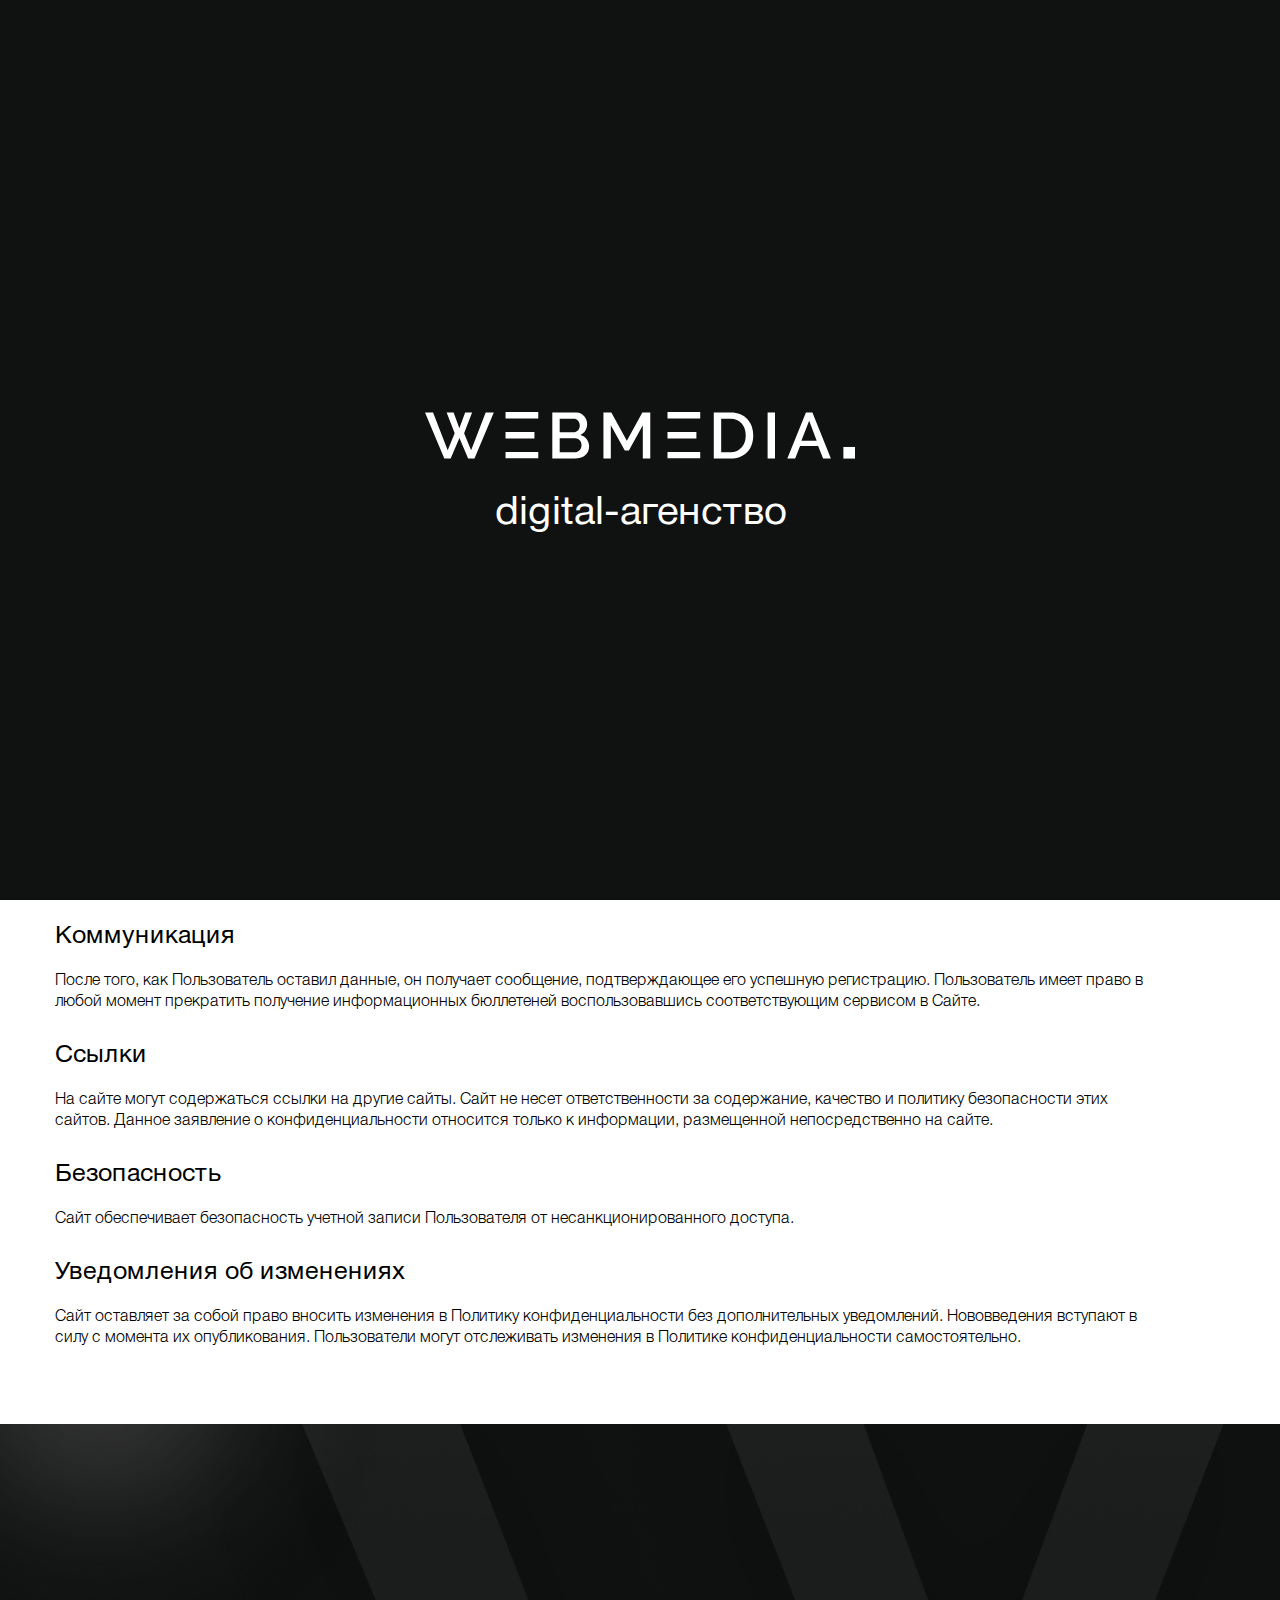
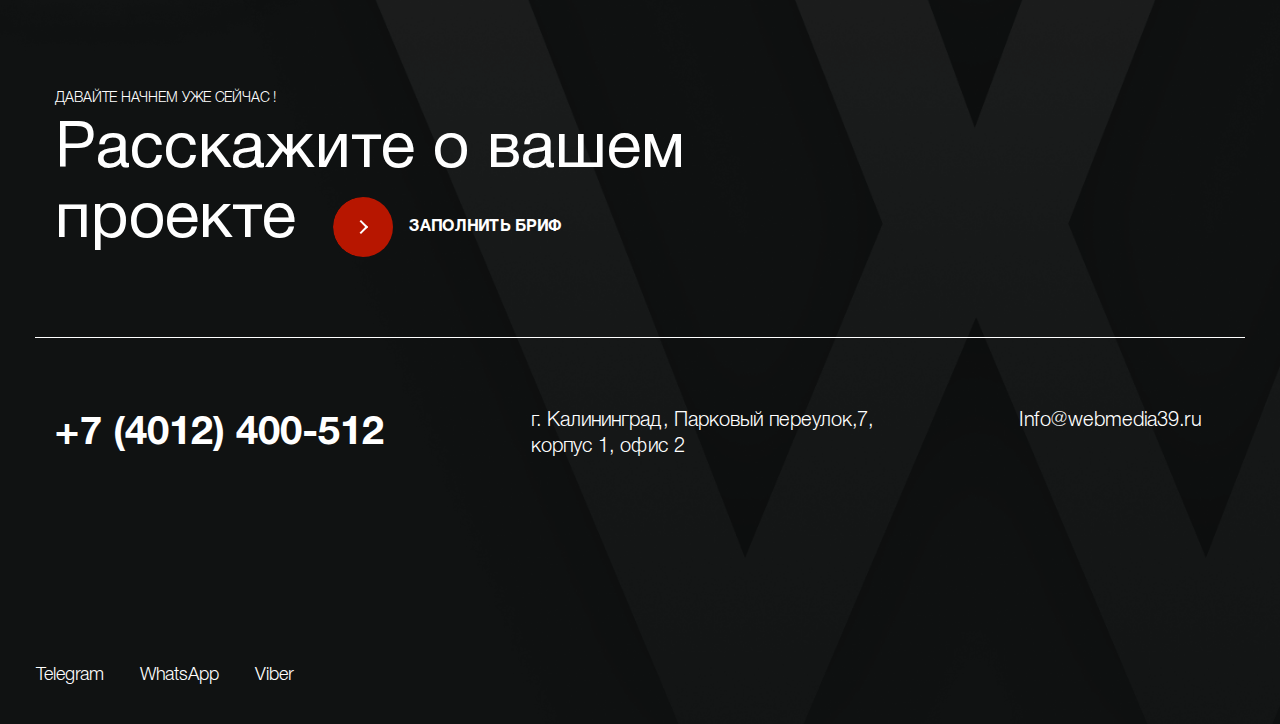
<file: _v/policy.html>
<!DOCTYPE html>
<html class="no-js" lang="ru">
	<head>
		<meta charset="UTF-8" />
		<meta name="keywords" content="" />
		<meta name="description" content="" />
		<meta content="browserconfig.xml" name="msapplication-config" />
		<meta http-equiv="X-UA-Compatible" content="IE=edge">
		<meta name="viewport" content="width=device-width, initial-scale=1">
		<title>Создаём и продвигаем сайты для бизнеса</title>
		<link href="img/favicon.ico" rel="icon" type="image/png" />
		<link href="img/favicon.png" rel="icon" type="image/png" />
		<link rel="apple-touch-icon" sizes="122x70" href="/img/apple-touch-icon.png" />
		<style>body{opacity: 0;}</style>
	</head>
	<body>
		<!--[if lt IE 10]>
		<p class="browsehappy"><br>Вы используете <strong>устаревший</strong> браузер. 
		Пожалуйста, <a href="http://browsehappy.com/">обновите его</a> для корректного 
		отображения сайтов.</p>
		<![endif]-->
		<div class="global-wrapper">
			<div class="wrapper-loader">
				<div class="logo-loader_content">
					<div class="logo-loader"></div>
				</div>
				<div class="wrapper_loader-text">
					<span class="loader-text">digital-агенство</span>
				</div>
			</div>
			<div class="callback-content callback-content_fixed">
				<div class="callback-content_header">
					<span class="callback-content_close-btn"></span>
				</div>
				<div class="section-title">Обсудить проект</div>
				<form action="#" class="callback-form">
					<div class="form-group">
						<input type="text" class="form-control" placeholder="Имя">
					</div>
					<div class="form-group">
						<input type="tel" class="form-control" placeholder="Телефон">
					</div>
					<div class="form-group">
						<textarea class="form-control form-textarea" placeholder="Сообщение"></textarea>
					</div>
					<div class="wrapper_callback-form_submit red-btn red-btn_mod">
						<input type="submit" class="callback-form_submit-btn" value="Отправить">
						<span class="red-btn_icon"></span>
					</div>
					<div class="form-policy">Нажимая на кнопку, вы даете согласие на обработку персональных данных и соглашаетесь с политикой конфиденциальности</div>
				</form>
			</div>
			<header class="ui-header">
				<div class="container">
					<div class="head-logo">
						<a href="">
							<img data-src="img/static/logo.svg" class="head_first-img" alt="alt">
							<img src="img/icons/logo-icon.svg" class="head_second-img" alt="alt">
						</a>
					</div>
					<div class="head_center-column">
						<div class="hamburger hamburger--spring">
							<div class="hamburger-box">
								<div class="hamburger-inner"></div>
							</div>
						</div>
						<a href="" class="head_projects-btn">Проекты</a>
					</div>
					<a href="tel:+74012400512" class="head_phone-number">+7 (4012) 400-512</a>
				</div>
				<div class="dropdown-box">
					<div class="container">
						<div class="dropdown-box_header">
							<a href="" class="dropdown-box_discuss-project js_discuss-project_2 ">Обсудить проект</a>
						</div>
						<ul class="dropdown-menu">
							<li>
								<a href=""><span class="menu-number">01</span><span class="menu-text">Проекты</span></a>
							</li>
							<li>
								<a href=""><span class="menu-number">02</span><span class="menu-text">Услуги</span></a>
								<ul class="dropdown-submenu">
									<li><a href="">Разработка сайтов</a></li>
									<li><a href="">Продвижение и реклама</a></li>
									<li><a href="">Автоматизация</a></li>
									<li><a href="">Обслуживание и развитие</a></li>
								</ul>
							</li>
							<li>
								<a href=""><span class="menu-number">03</span><span class="menu-text">О нас</span></a>
							</li>
							<li>
								<a href=""><span class="menu-number">04</span><span class="menu-text">Контакты</span></a>
							</li>
						</ul>
						<div class="tablet-small_visible">
							<a href="" class="red-btn js_discuss-project_2">
								<span class="red-btn_inner"><span class="red-btn_icon"></span>Обсудить проект</span>
							</a>
						</div>
						<div class="dropdown-box_footer">
							<div class="row">
								<div class="col-md-5 right-column order-md-2">
									<a href="tel:+74012400512" class="dropdown_phone-number">+7 (4012) 400-512</a> <br>
									<a href="mailto:Info@webmedia39.ru" class="dropdown-email">Info@webmedia39.ru</a>
								</div>
								<div class="col-md-7">
									<ul class="social-network dropdown_social-network">
										<li><a href="">Telegram</a></li>
										<li><a href="">WhatsApp</a></li>
										<li><a href="">Viber</a></li>
									</ul>
								</div>
							</div>
						</div>
					</div>
				</div>
			</header>
			<main class="main-content">
				<div class="privacy-section">
					<div class="container">
						<span class="unified-section_subtitle">Политика</span>
						<div class="section-title">Конфиденциальность и защита данных</div>
						<ul class="requisites-list">
							<li>ИП Смирнова Анастасия Петровна</li>
							<li>ОГРНИП 314325614300081</li>
							<li>Наш адрес сайта: <a href="">webmedia39.ru.</a></li>
						</ul>
						<div class="privacy-item">
							<h3>Политика конфиденциальности и защиты информации</h3>
							<p>Оставляя данные на сайте, Вы соглашаетесь с Политикой конфиденциальности и защиты информации.</p>
						</div>
						<div class="privacy-item">
							<h3>Защита данных </h3>
							<p>Администрация сайта webmedia39.ru. (далее Сайт) не может передать или раскрыть информацию, предоставленную пользователем (далее Пользователь) при регистрации и использовании функций сайта третьим лицам, кроме случаев, описанных законодательством страны, на территории которой пользователь ведет свою деятельность</p>
						</div>
						<div class="privacy-item">
							<h3>Получение персональной информации </h3>
							<p>Для коммуникации на сайте пользователь обязан внести некоторую персональную информацию. Для проверки предоставленных данных, сайт оставляет за собой право потребовать доказательства идентичности в онлайн или офлайн режимах.</p>
						</div>
						<div class="privacy-item">
							<h3>Использование персональной информации </h3>
							<p>Сайт использует личную информацию Пользователя для обслуживания и для улучшения качества предоставляемых услуг. Часть персональной информации может быть предоставлена банку или платежной системе, в случае, если предоставление этой информации обусловлено процедурой перевода средств платежной системе, услугами которой Пользователь желает воспользоваться. Сайт прилагает все усилия для сбережения в сохранности личных данных Пользователя. Личная информация может быть раскрыта в случаях, описанных законодательством, либо когда администрация сочтет подобные действия необходимыми для соблюдения юридической процедуры, судебного распоряжения или легального процесса необходимого для работы Пользователя с Сайтом. В других случаях, ни при каких условиях, информация, которую Пользователь передает Сайту, не будет раскрыта третьим лицам.</p>
						</div>
						<div class="privacy-item">
							<h3>Коммуникация </h3>
							<p>После того, как Пользователь оставил данные, он получает сообщение, подтверждающее его успешную регистрацию. Пользователь имеет право в любой момент прекратить получение информационных бюллетеней воспользовавшись соответствующим сервисом в Сайте.</p>
						</div>
						<div class="privacy-item">
							<h3>Ссылки </h3>
							<p>На сайте могут содержаться ссылки на другие сайты. Сайт не несет ответственности за содержание, качество и политику безопасности этих сайтов. Данное заявление о конфиденциальности относится только к информации, размещенной непосредственно на сайте.</p>
						</div>
						<div class="privacy-item">
							<h3>Безопасность </h3>
							<p>Сайт обеспечивает безопасность учетной записи Пользователя от несанкционированного доступа.</p>
						</div>
						<div class="privacy-item">
							<h3>Уведомления об изменениях </h3>
							<p>Сайт оставляет за собой право вносить изменения в Политику конфиденциальности без дополнительных уведомлений. Нововведения вступают в силу с момента их опубликования. Пользователи могут отслеживать изменения в Политике конфиденциальности самостоятельно.</p>
						</div>
					</div>
				</div>
			</main>
			<!-- end  main-content	 -->
			<footer class="main-footer">
				<div class="container">
					<div class="main-footer_content">
						<span class="unified-section_subtitle">Давайте Начнем уже сейчас !</span>
						<div class="main-footer_title-row">
							<div class="section-title">
								Расскажите о вашем <br>проекте 
							</div>
							<a href="" class="red-btn">
								<span class="red-btn_inner"><span class="red-btn_icon"></span>Заполнить бриф</span>
							</a>
						</div>
						<ul class="main-footer_contact">
							<li><a href="tel:+74012400512" class="phone-number">+7 (4012) 400-512</a></li>
							<li>г. Калининград, Парковый переулок,7, <br>корпус 1, офис 2</li>
							<li><a href="mailto:Info@webmedia39.ru" class="footer-email">Info@webmedia39.ru</a></li>
						</ul>
					</div>
					<ul class="social-network">
						<li><a href="">Telegram</a></li>
						<li><a href="">WhatsApp</a></li>
						<li><a href="">Viber</a></li>
					</ul>
				</div>
			</footer>
			<!-- end main-footer -->
			<div class="scroll-to-top"></div>
		</div>
		<!-- END GLOBAL-WRAPPER -->
		<link href="css/min.css" rel="stylesheet" />
		<link href="css/main.css" rel="stylesheet" />
		<script src="js/min.js"></script>
		<script src="js/main.js"></script>
	</body>
</html>
</file>
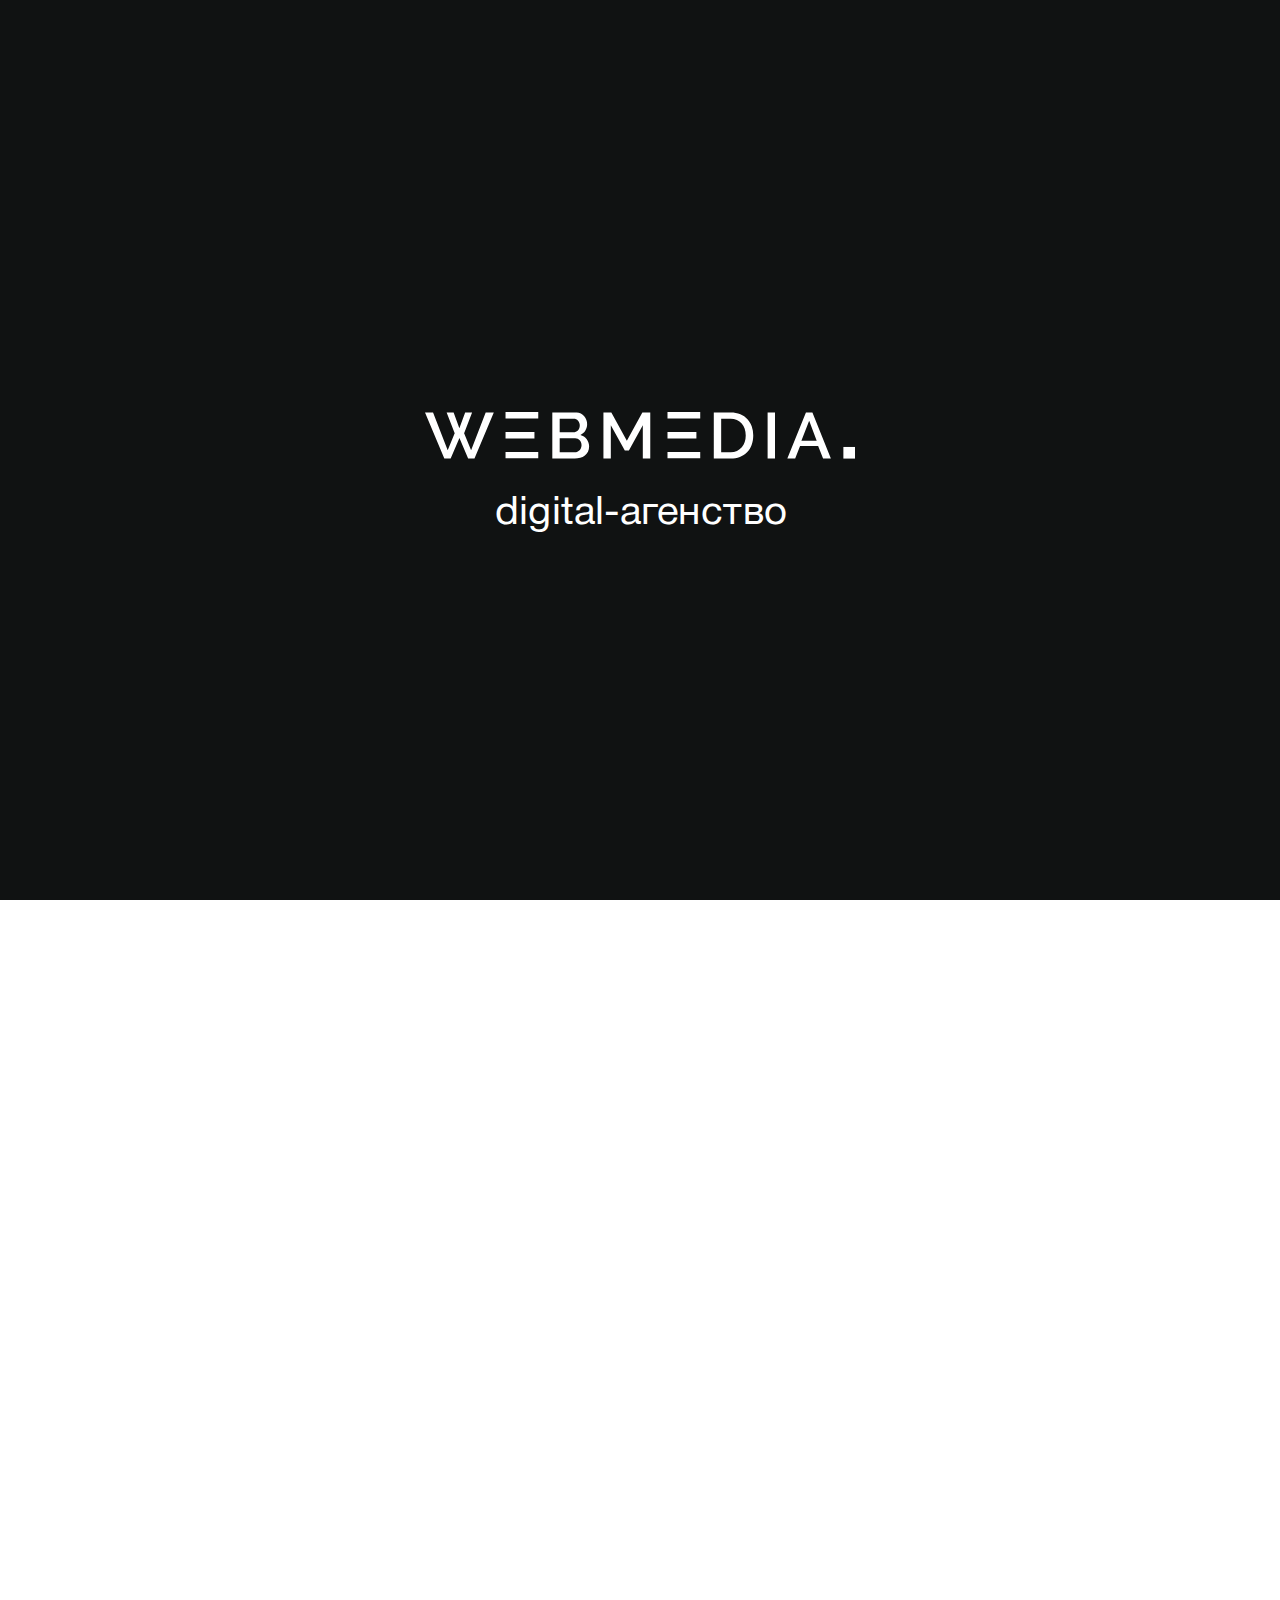
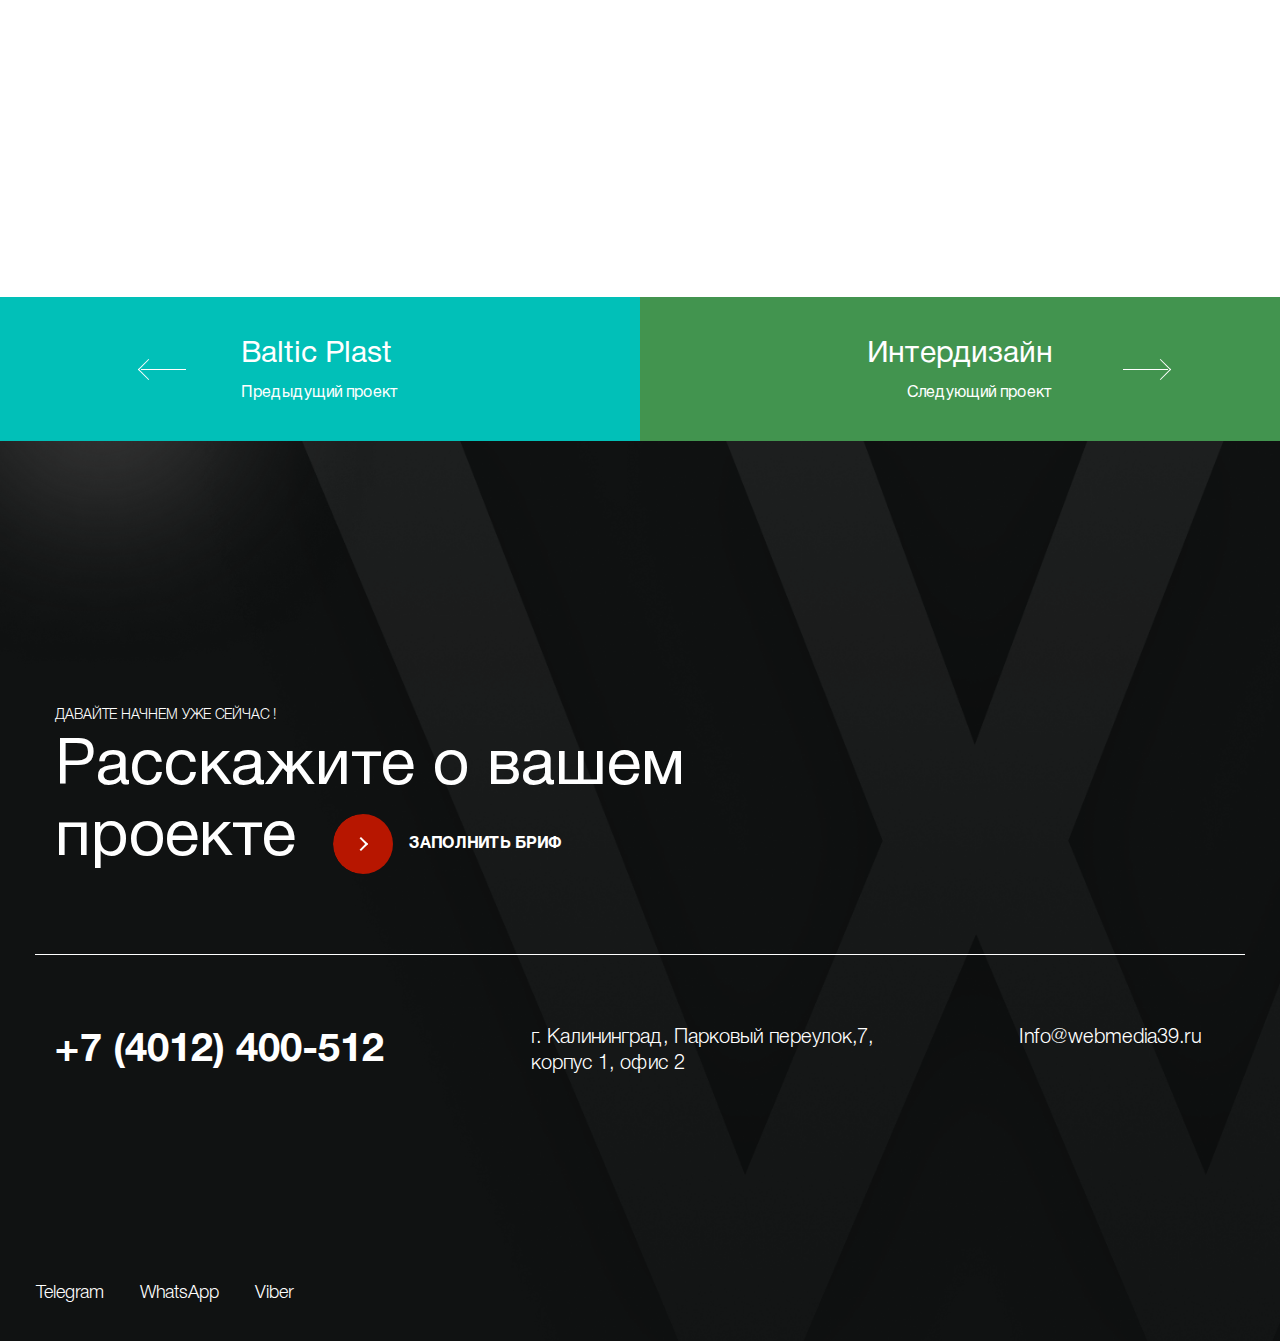
<file: _v/project.html>
<!DOCTYPE html>
<html class="no-js" lang="ru">
	<head>
		<meta charset="UTF-8" />
		<meta name="keywords" content="" />
		<meta name="description" content="" />
		<meta content="browserconfig.xml" name="msapplication-config" />
		<meta http-equiv="X-UA-Compatible" content="IE=edge">
		<meta name="viewport" content="width=device-width, initial-scale=1">
		<title>Создаём и продвигаем сайты для бизнеса</title>
		<link href="img/favicon.ico" rel="icon" type="image/png" />
		<link href="img/favicon.png" rel="icon" type="image/png" />
		<link rel="apple-touch-icon" sizes="122x70" href="/img/apple-touch-icon.png" />
		<style>body{opacity: 0;}</style>
	</head>
	<body>
		<!--[if lt IE 10]>
		<p class="browsehappy"><br>Вы используете <strong>устаревший</strong> браузер. 
		Пожалуйста, <a href="http://browsehappy.com/">обновите его</a> для корректного 
		отображения сайтов.</p>
		<![endif]-->
		<div class="global-wrapper">
			<div class="wrapper-loader">
				<div class="logo-loader_content">
					<div class="logo-loader"></div>
				</div>
				<div class="wrapper_loader-text">
					<span class="loader-text">digital-агенство</span>
				</div>
			</div>
			<div class="callback-content callback-content_fixed">
				<div class="callback-content_header">
					<span class="callback-content_close-btn"></span>
				</div>
				<div class="section-title">Обсудить проект</div>
				<form action="#" class="callback-form">
					<div class="form-group">
						<input type="text" class="form-control" placeholder="Имя">
					</div>
					<div class="form-group">
						<input type="tel" class="form-control" placeholder="Телефон">
					</div>
					<div class="form-group">
						<textarea class="form-control form-textarea" placeholder="Сообщение"></textarea>
					</div>
					<div class="wrapper_callback-form_submit red-btn red-btn_mod">
						<input type="submit" class="callback-form_submit-btn" value="Отправить">
						<span class="red-btn_icon"></span>
					</div>
					<div class="form-policy">Нажимая на кнопку, вы даете согласие на обработку персональных данных и соглашаетесь с политикой конфиденциальности</div>
				</form>
			</div>
			<header class="ui-header">
				<div class="container">
					<div class="head-logo">
						<a href="">
							<img data-src="img/static/logo.svg" class="head_first-img" alt="alt">
							<img src="img/icons/logo-icon.svg" class="head_second-img" alt="alt">
						</a>
					</div>
					<div class="head_center-column">
						<div class="hamburger hamburger--spring">
							<div class="hamburger-box">
								<div class="hamburger-inner"></div>
							</div>
						</div>
						<a href="" class="head_projects-btn">Проекты</a>
					</div>
					<a href="tel:+74012400512" class="head_phone-number">+7 (4012) 400-512</a>
				</div>
				<div class="dropdown-box">
					<div class="container">
						<div class="dropdown-box_header">
							<a href="" class="dropdown-box_discuss-project js_discuss-project_2 ">Обсудить проект</a>
						</div>
						<ul class="dropdown-menu">
							<li class="active">
								<a href=""><span class="menu-number">01</span><span class="menu-text">Проекты</span></a>
							</li>
							<li>
								<a href=""><span class="menu-number">02</span><span class="menu-text">Услуги</span></a>
								<ul class="dropdown-submenu">
									<li><a href="">Разработка сайтов</a></li>
									<li><a href="">Продвижение и реклама</a></li>
									<li><a href="">Автоматизация</a></li>
									<li><a href="">Обслуживание и развитие</a></li>
								</ul>
							</li>
							<li>
								<a href=""><span class="menu-number">03</span><span class="menu-text">О нас</span></a>
							</li>
							<li>
								<a href=""><span class="menu-number">04</span><span class="menu-text">Контакты</span></a>
							</li>
						</ul>
						<div class="tablet-small_visible">
							<a href="" class="red-btn js_discuss-project_2">
								<span class="red-btn_inner"><span class="red-btn_icon"></span>Обсудить проект</span>
							</a>
						</div>
						<div class="dropdown-box_footer">
							<div class="row">
								<div class="col-md-5 right-column order-md-2">
									<a href="tel:+74012400512" class="dropdown_phone-number">+7 (4012) 400-512</a> <br>
									<a href="mailto:Info@webmedia39.ru" class="dropdown-email">Info@webmedia39.ru</a>
								</div>
								<div class="col-md-7">
									<ul class="social-network dropdown_social-network">
										<li><a href="">Telegram</a></li>
										<li><a href="">WhatsApp</a></li>
										<li><a href="">Viber</a></li>
									</ul>
								</div>
							</div>
						</div>
					</div>
				</div>
			</header>
			<main class="main-content">
				<section class="project-detailed_section">
					<div class="project-detailed_header">
						<div class="container">
							<div class="row">
								<div class="col-md-6 left-column">
									<span class="unified-section_subtitle fadeInLeft wow" data-wow-duration=".8s" data-wow-delay=".5s">E-commerce</span>
									<h1 class="project-detailed_title fadeInLeft wow" data-wow-duration=".8s" data-wow-delay=".8s">Цифровой брендинг для Barbara</h1>
									<p class="fadeInLeft wow" data-wow-duration=".8s" data-wow-delay="1s">
										Интернет-магазин профессиональной косметики. Не следует, однако забывать, что реализация намеченных плановых заданий требуют от нас анализа системы обучения кадров, соответствует насущным потребностям. 
									</p>
								</div>
								<div class="col-md-6 right-column"><img data-src="img/static/project-banner/01.png" alt="alt"></div>
							</div>
						</div>
					</div>
					<div class="project-detailed_body tab-container">
						<div class="container">
							<div class="wrapper-project_tab-names">
								<ul class="project_tab-names">
									<li class="tab active">О проекте <span class="plus-icon">&#43;</span></li>
									<li class="tab">Результат <span class="plus-icon">&#43;</span></li>
									<li class="tab">Отзыв заказчика <span class="plus-icon">&#43;</span></li>
								</ul>
							</div>
						</div>
						<div class="tab-item is-visible">
							<div class="container">
								<table class="about-project-table">
									<tr>
										<td>Заказчик</td>
										<td>Интернет-магазин профессиональной косметики. Barbara</td>
									</tr>
									<tr>
										<td>О проекте</td>
										<td>
											Интернет-магазин профессиональной косметики. Не следует, однако забывать, что реализация намеченных плановых заданий требуют от нас анализа системы обучения кадров, соответствует насущным потребностям. 
										</td>
									</tr>
									<tr>
										<td>Задача</td>
										<td>
											<ul>
												<li>2 личных кабинета</li>
												<li>Мультиязычность</li>
												<li>Мультирегиональность</li>
											</ul> 
										</td>
									</tr>
									<tr>
										<td>Решение</td>
										<td>
											<ol class="numbered-list">
												<li>Интернет-магазин профессиональной косметики. Не следует, однако забывать, что реализация намеченных плановых заданий требуют от нас анализа системы обучения кадров, соответствует насущным потребностям.</li>
												<li>Интернет-магазин профессиональной косметики.</li>
												<li>Не следует, однако забывать, что реализация намеченных плановых заданий требуют от нас анализа системы обучения кадров, соответствует насущным потребностям.</li>
											</ol> 
										</td>
									</tr>
									<tr>
										<td>Детали и особенности проекта</td>
										<td>
											Интернет-магазин профессиональной косметики. Не следует, однако забывать, что реализация намеченных плановых заданий требуют от нас анализа системы обучения кадров, соответствует насущным потребностям.  
										</td>
									</tr>
									<tr>
										<td>Смотреть сайт</td>
										<td>
											<a href="" class="site-link" target="_blank">www.barbara24.ru</a> 
										</td>
									</tr>
								</table>
							</div>
						</div>
						<div class="tab-item">
							<div class="container">
								<div class="project_head-row">
									<div class="row">
										<div class="col-md-5 left-column">Главная страница</div>
										<div class="col-md-7">
											<p>
												Разнообразный и богатый опыт начало повседневной работы по формированию позиции влечет за собой процесс внедрения и модернизации соответствующий условий активизации.
											</p>
										</div>
									</div>
								</div>
								<div class="project-detailed_main-page fadeInUp wow" data-wow-duration=".8s" data-wow-delay=".3s">
									<img data-src="img/static/project-detailed/01.jpg" alt="alt">
								</div>
							</div>
							<div class="project-detailed_catalog-section" style="background-color: #F9F9F9">
								<div class="container">
									<div class="project_head-row">
										<div class="row">
											<div class="col-md-5 left-column">Страница каталога</div>
											<div class="col-md-7">
												<p>
													Разнообразный и богатый опыт начало повседневной работы по формированию позиции влечет за собой процесс внедрения и модернизации соответствующий условий активизации.
												</p>
											</div>
										</div>
									</div>
								</div>
								<div class="project-detailed_catalog-content">
									<div class="first-img fadeInUp wow" data-wow-duration=".8s" data-wow-delay=".3s"><img data-src="img/static/project-detailed/02.jpg" alt="alt"></div>
									<div class="second-img fadeInUp wow" data-wow-duration=".8s" data-wow-delay=".6s"><img data-src="img/static/project-detailed/03.jpg" alt="alt"></div>
								</div>
								<div class="project-detailed_bg">
									<div class="project-detailed_bg-color" style="background-color: #3D533C"></div>
									<div class="row no-gutters">
										<div class="col-6 left-column fadeInLeft wow" data-wow-duration=".8s" data-wow-delay=".3s">
											<img data-src="img/static/project-detailed/04.jpg" alt="alt">
										</div>
										<div class="col-6 right-column fadeInRight wow" data-wow-duration=".8s" data-wow-delay=".3s">
											<span class="project-detailed_logo"><img data-src="img/static/project-logo/01.svg" alt="alt"></span>
										</div>
									</div>
								</div>
								<div class="project-detailed_product">
									<div class="container">
										<div class="project_head-row">
											<div class="row">
												<div class="col-md-5 left-column">Страница товара</div>
												<div class="col-md-7">
													<p>
														Разнообразный и богатый опыт начало повседневной работы по формированию позиции влечет за собой процесс внедрения и модернизации соответствующий условий активизации.
													</p>
												</div>
											</div>
										</div>
										<div class="project-detailed_img fadeInUp wow" data-wow-duration=".8s" data-wow-delay=".3s"><img data-src="img/static/project-detailed/05.jpg" alt="alt"></div>
									</div>
								</div>
								<div class="project-detailed_mobile-section">
									<div class="project-detailed_mobile-bg" style="background-color: #3D533C"></div>
									<div class="container">
										<div class="project_head-row">
											<div class="row">
												<div class="col-md-5 left-column">Адаптивная <br> мобильная версия </div>
												<div class="col-md-7">
													<p>
														Разнообразный и богатый опыт начало повседневной работы по формированию позиции влечет за собой процесс внедрения и модернизации соответствующий условий активизации.
													</p>
												</div>
											</div>
										</div>
										<div class="project-detailed_mobile-row">
											<div class="project-detailed_mobile-img fadeInDown wow" data-wow-duration=".8s" data-wow-delay=".3s">
												<img data-src="img/static/project-detailed/07.jpg" alt="alt">
											</div>
											<div class="project-detailed_mobile-img fadeInDown wow" data-wow-duration=".8s" data-wow-delay=".5s">
												<img data-src="img/static/project-detailed/08.jpg" alt="alt">
											</div>
										</div>
										<div class="text-center">
											<div class="project-detailed_mobile-img fadeInDown wow" data-wow-duration=".8s" data-wow-delay=".3s">
												<img data-src="img/static/project-detailed/09.jpg" alt="alt">
											</div>
										</div>
									</div>
								</div>
								<div class="container">
									<div class="project-detailed_footer-text">
										<p>
											Мы прорабатываем каждую деталь, основываясь на гипотезах 
											и поведенческих исследованиях пользователей и создаем сильные продукты!
										</p>
									</div>
								</div>
							</div>
						</div>
						<div class="tab-item">
							<div class="container">
								<div class="review-item">
									<div class="row no-gutters">
										<div class="col-md-7">
											<span class="review-item_position">Директор</span>
											<span class="review-item_name">Юлия Иванова</span>
											<p>
												Разнообразный и богатый опыт начало повседневной работы по формированию позиции влечет за собой процесс внедрения и модернизации соответствующий условий активизации. С другой стороны постоянный количественный рост и сфера нашей активности влечет за собой процесс внедрения и модернизации форм развития. Задача организации, в особенности же консультация с широким активом в значительной степени обуславливает создание системы обучения кадров, соответствует насущным потребностям. Задача организации, в особенности же начало повседневной работы по формированию позиции влечет за собой процесс внедрения и модернизации систем массового участия.
											</p>
										</div>
										<div class="col-md-5">
											<div class="review-item_img">
												<a href="img/static/review/large/01.jpg" class="fancybox"><img data-src="img/static/review/01.jpg" alt="alt"></a>
											</div>
										</div>
									</div>
								</div>
							</div>
						</div>
					</div>
					<div class="project-detailed_footer">
						<a href="" class="prev-project">
							<span class="project-btn_inner">
								<span class="project-btn_name">Baltic Plast</span>
								<span class="text">Предыдущий проект</span>
							</span>
						</a>
						<a href="" class="next-project">
							<span class="project-btn_inner">
								<span class="project-btn_name">Интердизайн</span>
								<span class="text">Следующий проект</span>
							</span>
						</a>
					</div>
				</section>
			</main>
			<!-- end  main-content	 -->
			<footer class="main-footer">
				<div class="container">
					<div class="main-footer_content">
						<span class="unified-section_subtitle">Давайте Начнем уже сейчас !</span>
						<div class="main-footer_title-row">
							<div class="section-title">
								Расскажите о вашем <br>проекте 
							</div>
							<a href="" class="red-btn">
								<span class="red-btn_inner"><span class="red-btn_icon"></span>Заполнить бриф</span>
							</a>
						</div>
						<ul class="main-footer_contact">
							<li><a href="tel:+74012400512" class="phone-number">+7 (4012) 400-512</a></li>
							<li>г. Калининград, Парковый переулок,7, <br>корпус 1, офис 2</li>
							<li><a href="mailto:Info@webmedia39.ru" class="footer-email">Info@webmedia39.ru</a></li>
						</ul>
					</div>
					<ul class="social-network">
						<li><a href="">Telegram</a></li>
						<li><a href="">WhatsApp</a></li>
						<li><a href="">Viber</a></li>
					</ul>
				</div>
			</footer>
			<!-- end main-footer -->
			<div class="scroll-to-top"></div>
		</div>
		<!-- END GLOBAL-WRAPPER -->
		<link href="css/min.css" rel="stylesheet" />
		<link href="css/main.css" rel="stylesheet" />
		<script src="js/min.js"></script>
		<script src="js/main.js"></script>
	</body>
</html>
</file>
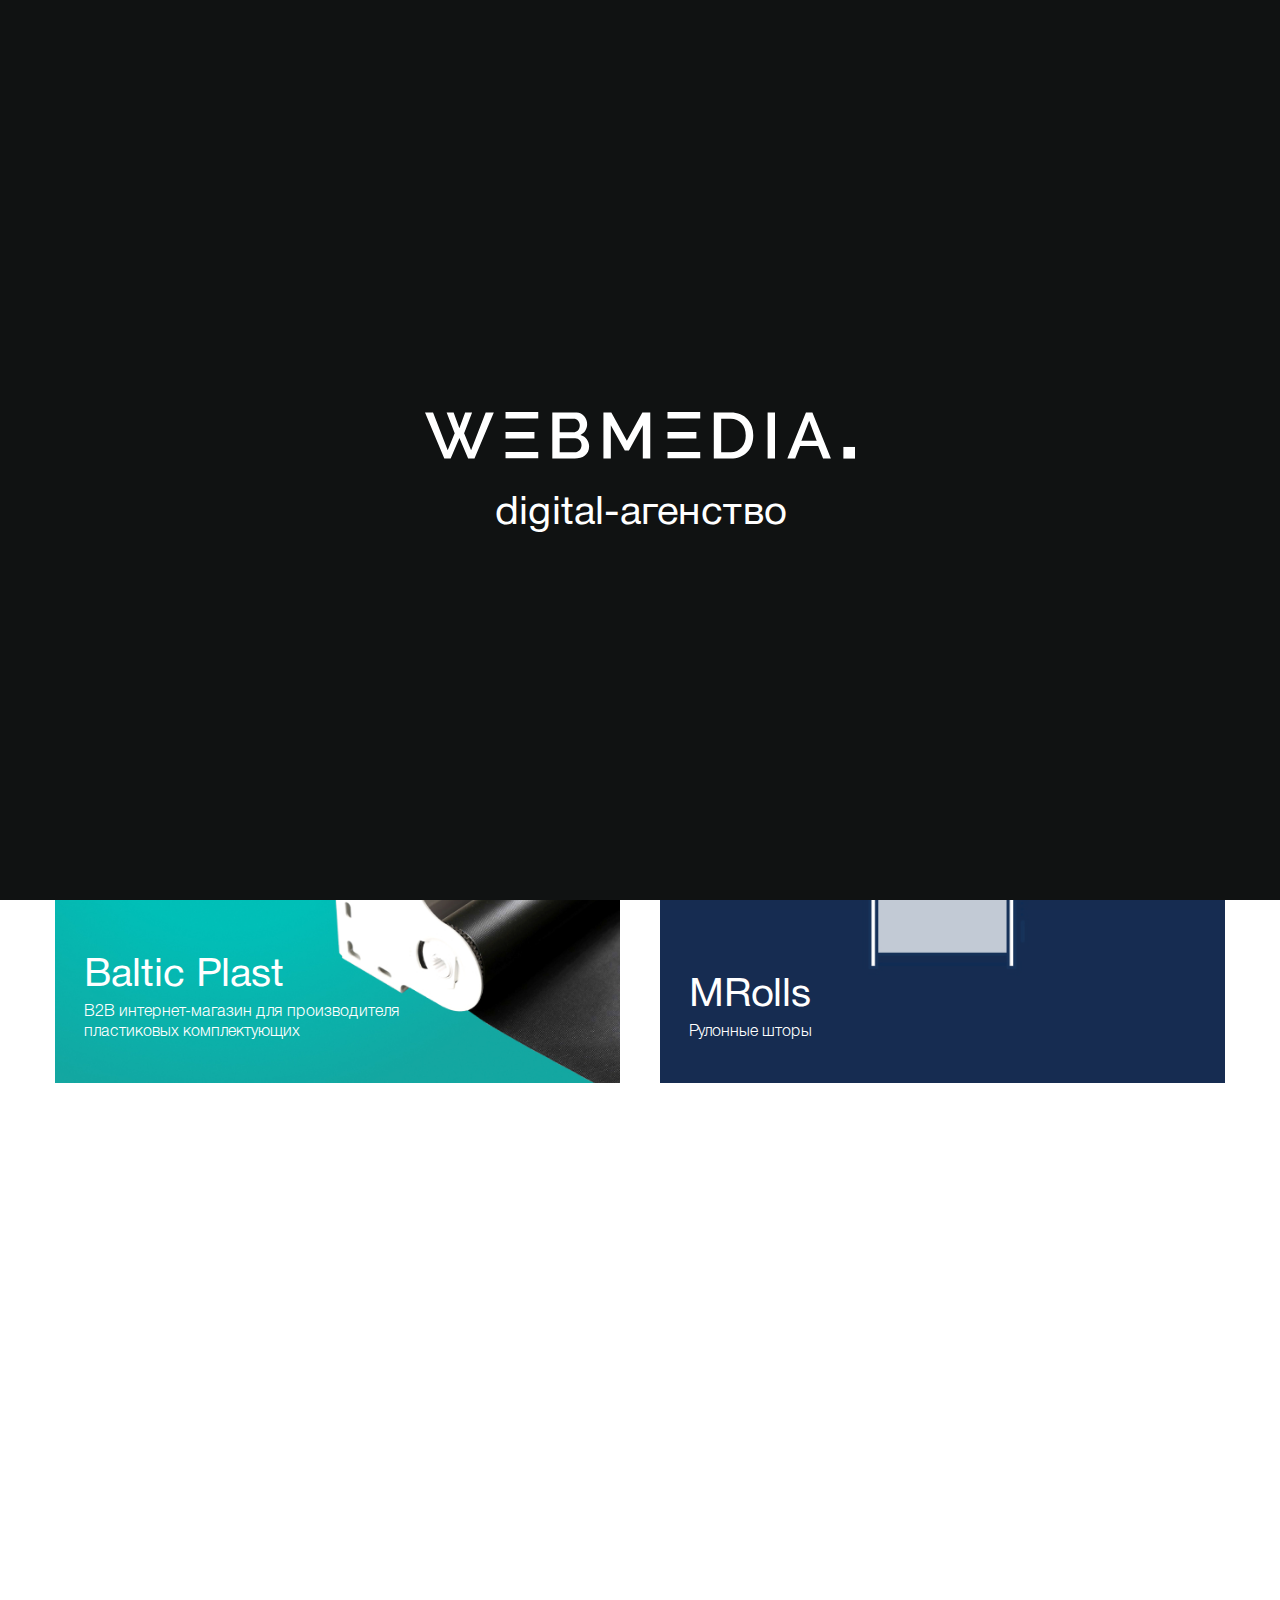
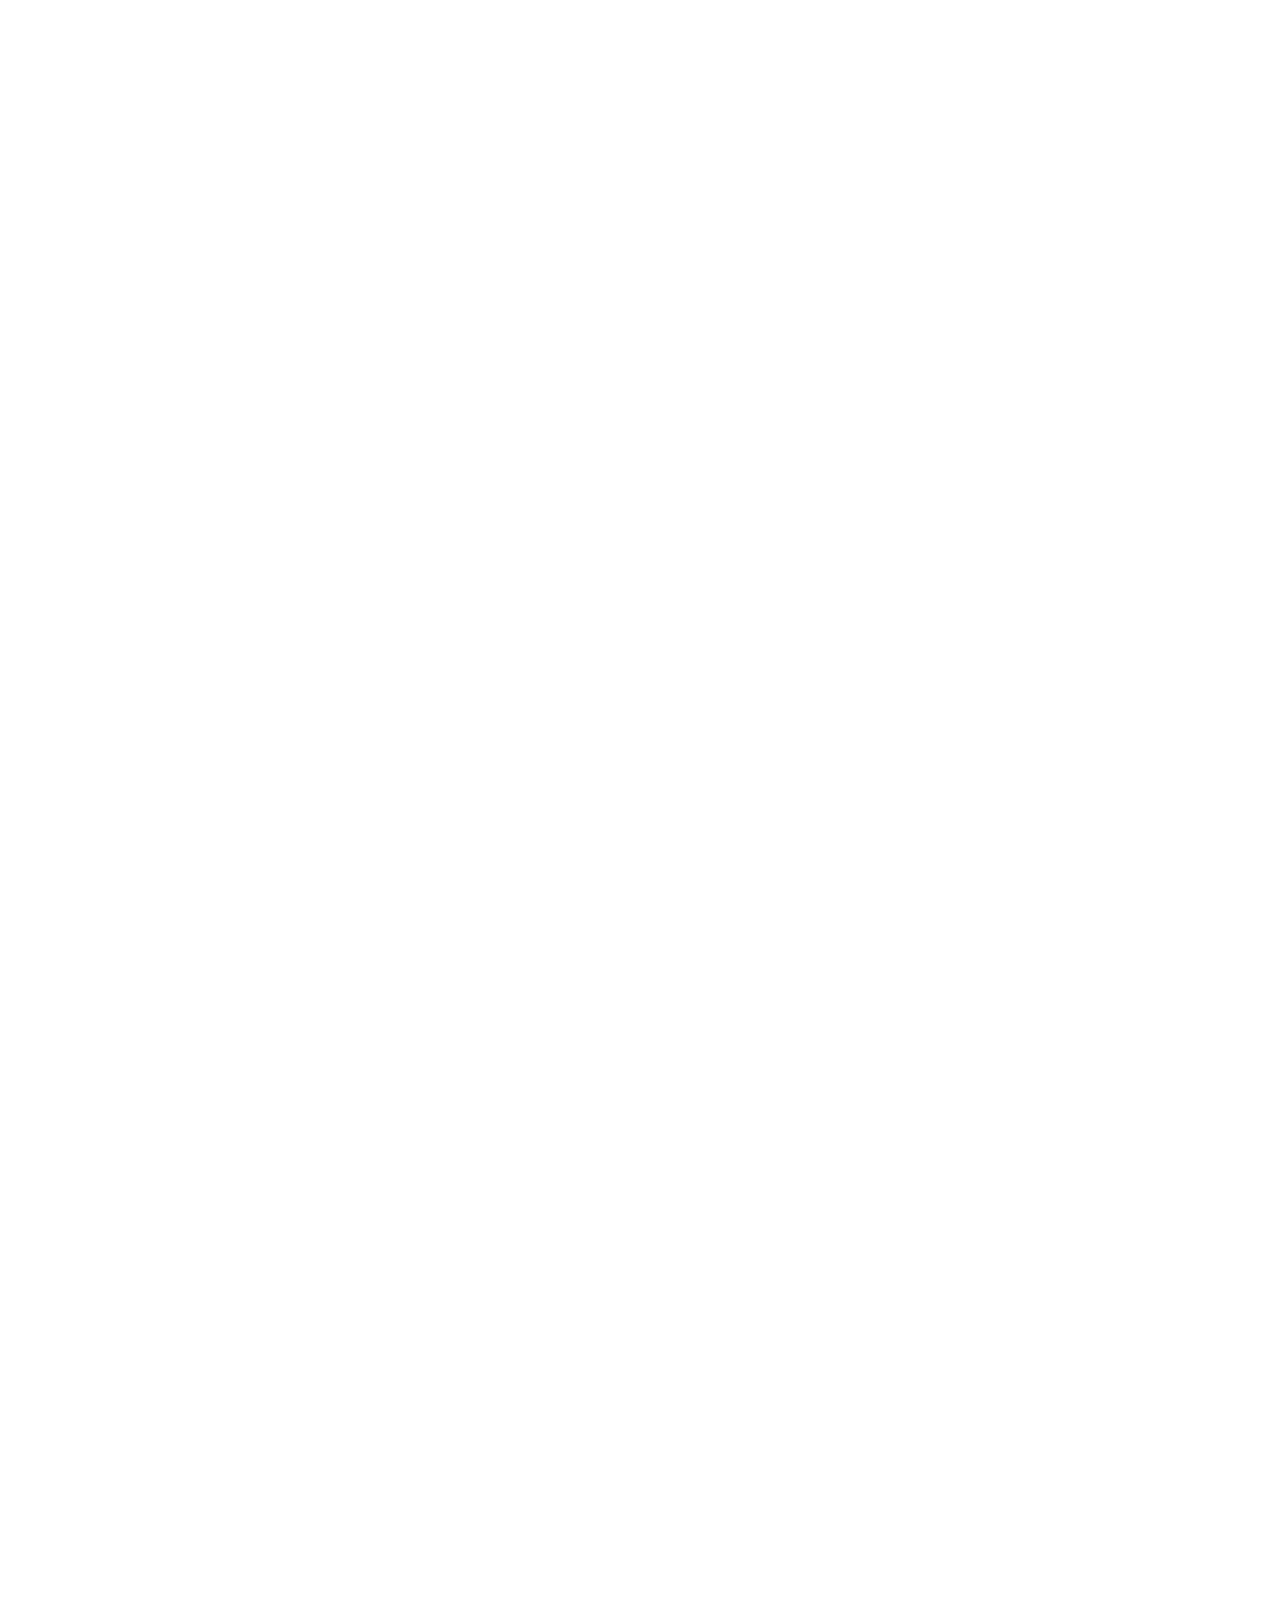
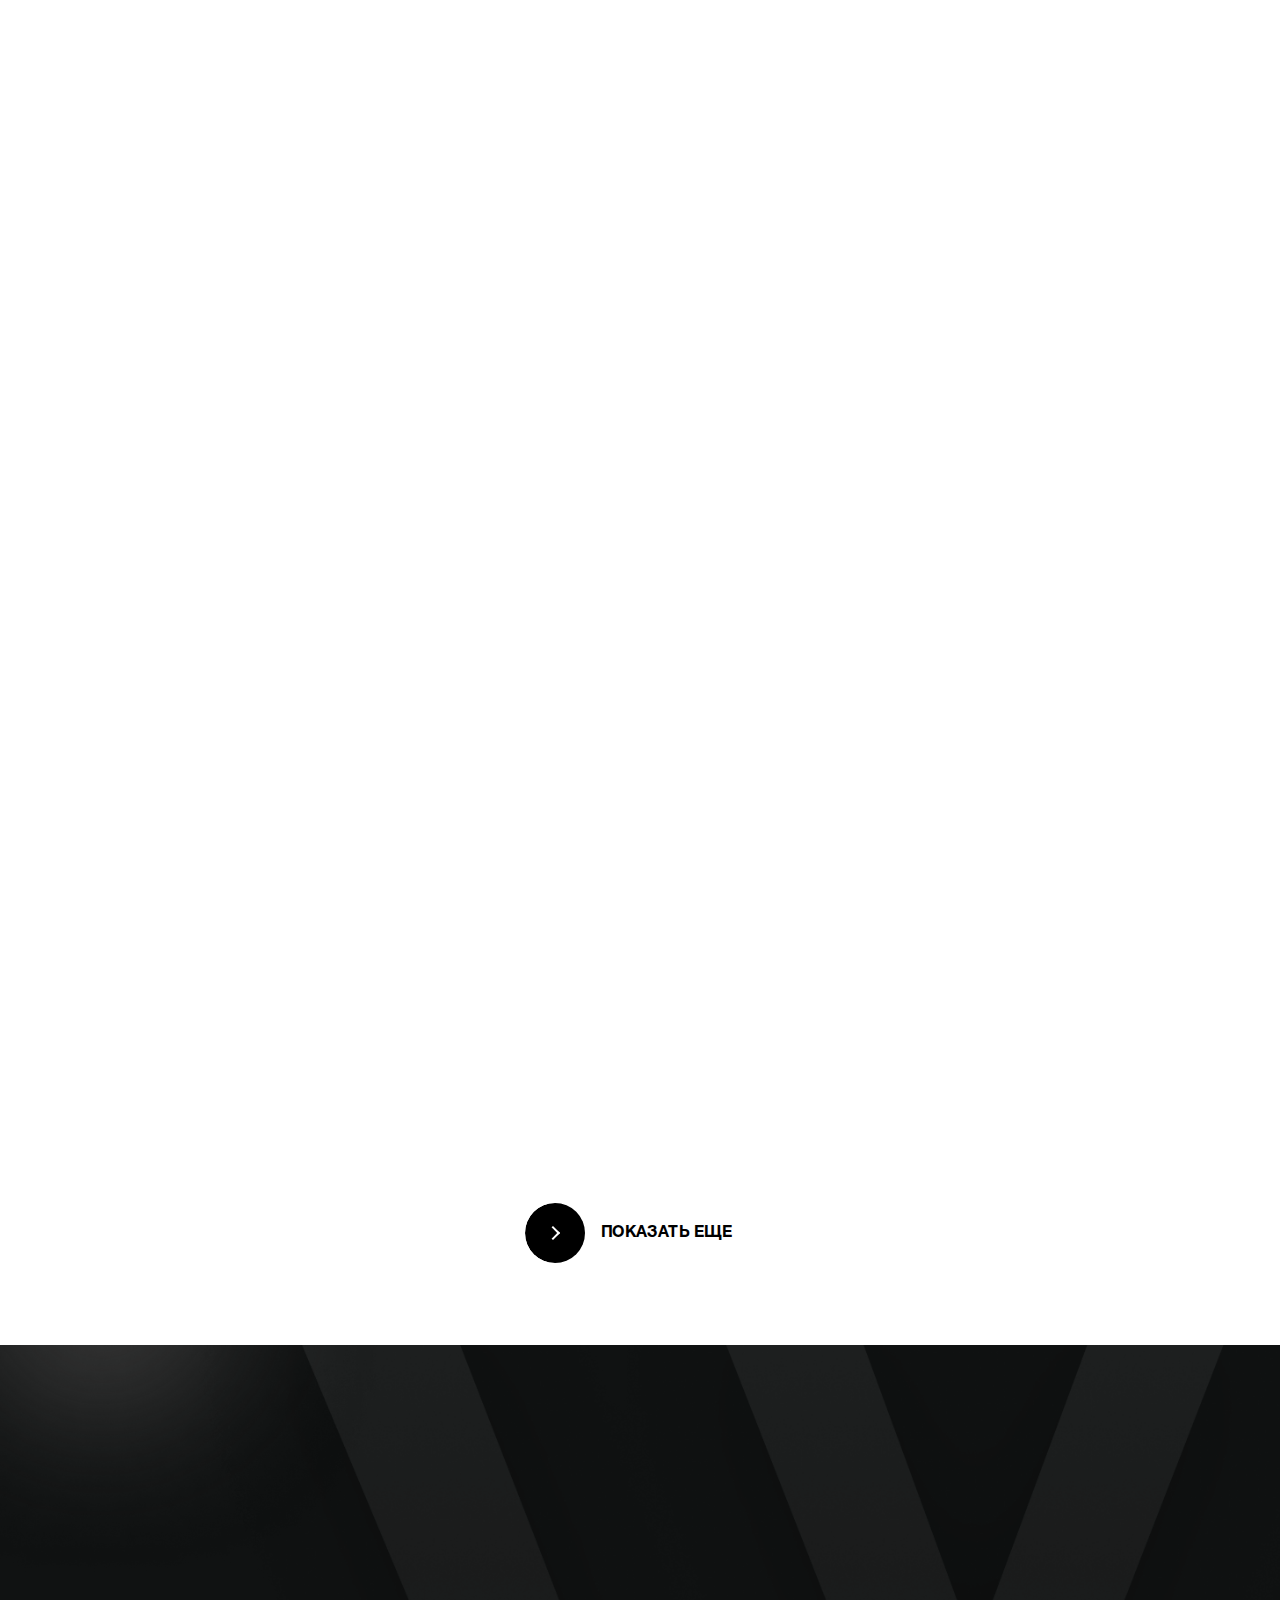
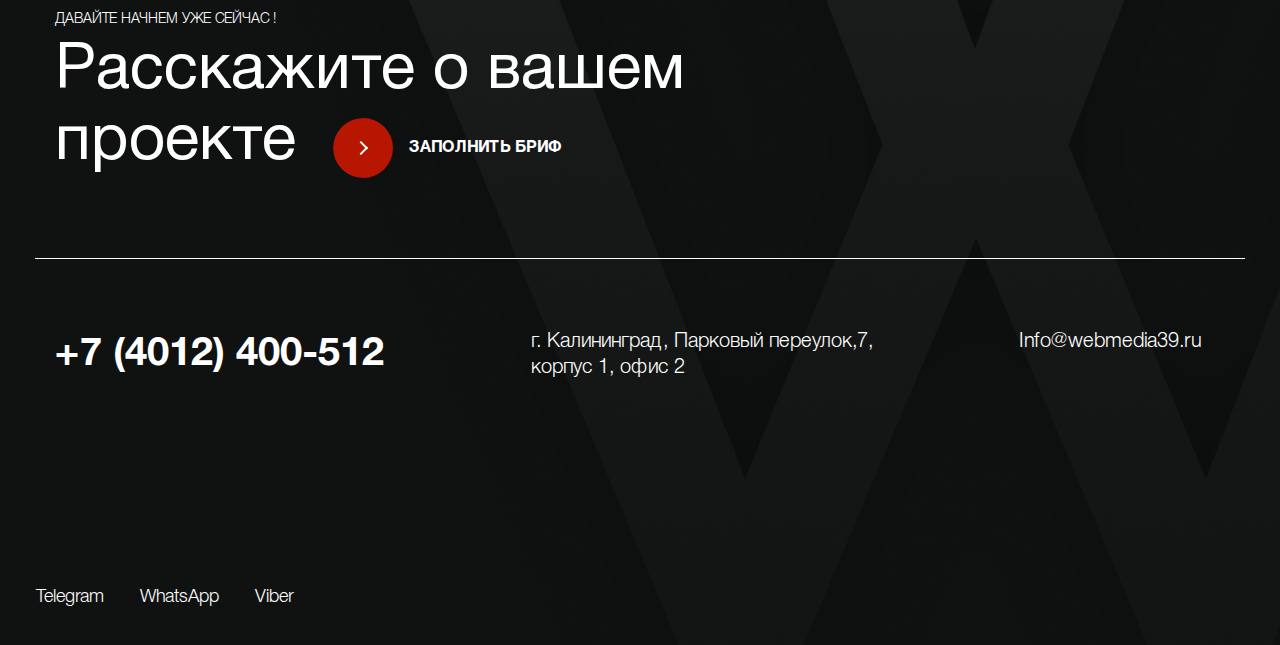
<file: _v/projects.html>
<!DOCTYPE html>
<html class="no-js" lang="ru">
	<head>
		<meta charset="UTF-8" />
		<meta name="keywords" content="" />
		<meta name="description" content="" />
		<meta content="browserconfig.xml" name="msapplication-config" />
		<meta http-equiv="X-UA-Compatible" content="IE=edge">
		<meta name="viewport" content="width=device-width, initial-scale=1">
		<title>Создаём и продвигаем сайты для бизнеса</title>
		<link href="img/favicon.ico" rel="icon" type="image/png" />
		<link href="img/favicon.png" rel="icon" type="image/png" />
		<link rel="apple-touch-icon" sizes="122x70" href="/img/apple-touch-icon.png" />
		<style>body{opacity: 0;}</style>
	</head>
	<body>
		<!--[if lt IE 10]>
		<p class="browsehappy"><br>Вы используете <strong>устаревший</strong> браузер. 
		Пожалуйста, <a href="http://browsehappy.com/">обновите его</a> для корректного 
		отображения сайтов.</p>
		<![endif]-->
		<div class="global-wrapper">
			<div class="wrapper-loader">
				<div class="logo-loader_content">
					<div class="logo-loader"></div>
				</div>
				<div class="wrapper_loader-text">
					<span class="loader-text">digital-агенство</span>
				</div>
			</div>
			<div class="callback-content callback-content_fixed">
				<div class="callback-content_header">
					<span class="callback-content_close-btn"></span>
				</div>
				<div class="section-title">Обсудить проект</div>
				<form action="#" class="callback-form">
					<div class="form-group">
						<input type="text" class="form-control" placeholder="Имя">
					</div>
					<div class="form-group">
						<input type="tel" class="form-control" placeholder="Телефон">
					</div>
					<div class="form-group">
						<textarea class="form-control form-textarea" placeholder="Сообщение"></textarea>
					</div>
					<div class="wrapper_callback-form_submit red-btn red-btn_mod">
						<input type="submit" class="callback-form_submit-btn" value="Отправить">
						<span class="red-btn_icon"></span>
					</div>
					<div class="form-policy">Нажимая на кнопку, вы даете согласие на обработку персональных данных и соглашаетесь с политикой конфиденциальности</div>
				</form>
			</div>
			<header class="ui-header">
				<div class="container">
					<div class="head-logo">
						<a href="">
							<img data-src="img/static/logo.svg" class="head_first-img" alt="alt">
							<img src="img/icons/logo-icon.svg" class="head_second-img" alt="alt">
						</a>
					</div>
					<div class="head_center-column">
						<div class="hamburger hamburger--spring">
							<div class="hamburger-box">
								<div class="hamburger-inner"></div>
							</div>
						</div>
						<a href="" class="head_projects-btn">Проекты</a>
					</div>
					<a href="tel:+74012400512" class="head_phone-number">+7 (4012) 400-512</a>
				</div>
				<div class="dropdown-box">
					<div class="container">
						<div class="dropdown-box_header">
							<a href="" class="dropdown-box_discuss-project js_discuss-project_2 ">Обсудить проект</a>
						</div>
						<ul class="dropdown-menu">
							<li class="active">
								<a href=""><span class="menu-number">01</span><span class="menu-text">Проекты</span></a>
							</li>
							<li>
								<a href=""><span class="menu-number">02</span><span class="menu-text">Услуги</span></a>
								<ul class="dropdown-submenu">
									<li><a href="">Разработка сайтов</a></li>
									<li><a href="">Продвижение и реклама</a></li>
									<li><a href="">Автоматизация</a></li>
									<li><a href="">Обслуживание и развитие</a></li>
								</ul>
							</li>
							<li>
								<a href=""><span class="menu-number">03</span><span class="menu-text">О нас</span></a>
							</li>
							<li>
								<a href=""><span class="menu-number">04</span><span class="menu-text">Контакты</span></a>
							</li>
						</ul>
						<div class="tablet-small_visible">
							<a href="" class="red-btn js_discuss-project_2">
								<span class="red-btn_inner"><span class="red-btn_icon"></span>Обсудить проект</span>
							</a>
						</div>
						<div class="dropdown-box_footer">
							<div class="row">
								<div class="col-md-5 right-column order-md-2">
									<a href="tel:+74012400512" class="dropdown_phone-number">+7 (4012) 400-512</a> <br>
									<a href="mailto:Info@webmedia39.ru" class="dropdown-email">Info@webmedia39.ru</a>
								</div>
								<div class="col-md-7">
									<ul class="social-network dropdown_social-network">
										<li><a href="">Telegram</a></li>
										<li><a href="">WhatsApp</a></li>
										<li><a href="">Viber</a></li>
									</ul>
								</div>
							</div>
						</div>
					</div>
				</div>
			</header>
			<main class="main-content">
				<section class="projects-section">
					<div class="container">
						<h1 class="fadeInLeft wow" data-wow-duration=".8s" data-wow-delay=".8s">Проекты</h1>
						<ul class="projects-filter fadeInUp wow" data-wow-duration=".8s" data-wow-delay=".8s">
							<li class="project-filter_item">
								<div class="project-filter_item-title">
									<span class="item-number">10</span><span class="text">Отрасли</span>
								</div>
								<div class="wrapper_projects-filter_menu">
									<ul class="projects-filter_menu">
										<li><a href=""><span class="item-number">06</span><span class="text">Промышленность</span></a></li>
										<li><a href=""><span class="item-number">03</span><span class="text">Металлургия</span></a></li>
										<li><a href=""><span class="item-number">02</span><span class="text">Строительство и недвижимость</span></a></li>
										<li><a href=""><span class="item-number">06</span><span class="text">Транспорт и логистика</span></a></li>
										<li><a href=""><span class="item-number">06</span><span class="text">Медицина</span></a></li>
										<li><a href=""><span class="item-number">06</span><span class="text">Бьюти</span></a></li>
										<li><a href=""><span class="item-number">06</span><span class="text">Оборудование</span></a></li>
										<li><a href=""><span class="item-number">06</span><span class="text">Retail</span></a></li>
									</ul>
								</div>
							</li>
							<li class="project-filter_item">
								<div class="project-filter_item-title">
									<span class="item-number">05</span><span class="text">Типы сайтов</span>
								</div>
								<div class="wrapper_projects-filter_menu">
									<ul class="projects-filter_menu">
										<li><a href=""><span class="item-number">06</span><span class="text">Интернет магазины</span></a></li>
										<li><a href=""><span class="item-number">03</span><span class="text">Каталог</span></a></li>
										<li><a href=""><span class="item-number">02</span><span class="text">Корпоративные</span></a></li>
										<li><a href=""><span class="item-number">06</span><span class="text">Лэндинги</span></a></li>
										<li><a href=""><span class="item-number">06</span><span class="text">Порталы</span></a></li>
									</ul>
								</div>
							</li>
						</ul>
						<div class="row projects-row">
							<div class="col-md-6 fadeInUp wow" data-wow-duration=".8s" data-wow-delay=".5s">
								<div class="project-item" style="background-image: url(img/bg/projects/01.jpg">
									<a href="">
										<span class="project-item_header">Интернет-магазин</span>
										<div class="project-item_footer">
											<span class="project-item_name">Barbara</span>
											<span class="project-item_type">Интернет-магазин профессиональной <span class="min">косметики</span></span>
										</div>
									</a>
								</div>
							</div>
							<div class="col-md-6 fadeInUp wow" data-wow-duration=".8s" data-wow-delay=".7s">
								<div class="project-item project-item_white" style="background-image: url(img/bg/projects/02.jpg">
									<a href="">
										<span class="project-item_header">Интернет-магазин</span>
										<div class="project-item_footer">
											<span class="project-item_name">Интердизайн</span>
											<span class="project-item_type">Интернет-магазин для мебельной <span class="min">фабрики</span></span>
										</div>
									</a>
								</div>
							</div>
							<div class="col-md-6 fadeInUp wow" data-wow-duration=".8s" data-wow-delay=".5s">
								<div class="project-item project-item_white" style="background-image: url(img/bg/projects/03.jpg">
									<a href="">
										<span class="project-item_header">Интернет-магазин</span>
										<div class="project-item_footer">
											<span class="project-item_name">Baltic Plast</span>
											<span class="project-item_type">
												B2B  интернет-магазин для производителя 
												<span class="min">пластиковых комплектующих</span>
											</span>
										</div>
									</a>
								</div>
							</div>
							<div class="col-md-6 fadeInUp wow" data-wow-duration=".8s" data-wow-delay=".7s">
								<div class="project-item project-item_white" style="background-image: url(img/bg/projects/04.jpg">
									<a href="">
										<span class="project-item_header">B2B личный кабинет</span>
										<div class="project-item_footer">
											<span class="project-item_name">MRolls</span>
											<span class="project-item_type">Рулонные шторы</span>
										</div>
									</a>
								</div>
							</div>
							<div class="col-md-6 fadeInUp wow" data-wow-duration=".8s" data-wow-delay=".2s">
								<div class="project-item project-item_white" style="background-image: url(img/bg/projects/05.jpg">
									<a href="">
										<span class="project-item_header">Интернет-магазин</span>
										<div class="project-item_footer">
											<span class="project-item_name">Архитектура мебели</span>
											<span class="project-item_type">Элитная дизайнерская мебель <span class="min">Италии и Европы</span></span>
										</div>
									</a>
								</div>
							</div>
							<div class="col-md-6 fadeInUp wow" data-wow-duration=".8s" data-wow-delay=".4s">
								<div class="project-item project-item_white" style="background-image: url(img/bg/projects/06.jpg">
									<a href="">
										<span class="project-item_header header-black">Корпоративный сайт</span>
										<div class="project-item_footer">
											<span class="project-item_name">Solvemen</span>
											<span class="project-item_type">Сonsulting company</span>
										</div>
									</a>
								</div>
							</div>
							<div class="col-md-6 fadeInUp wow" data-wow-duration=".8s" data-wow-delay=".2s">
								<div class="project-item project-item_white" style="background-image: url(img/bg/projects/07.jpg">
									<a href="">
										<span class="project-item_header">Интернет-магазин</span>
										<div class="project-item_footer">
											<span class="project-item_name">Луксор</span>
											<span class="project-item_type">Мультибрендовый бутик, где представлены <span class="min">бренды Италии, Великобритании и Франции</span></span>
										</div>
									</a>
								</div>
							</div>
							<div class="col-md-6 fadeInUp wow" data-wow-duration=".8s" data-wow-delay=".4s">
								<div class="project-item project-item_white" style="background-image: url(img/bg/projects/08.jpg">
									<a href="">
										<span class="project-item_header">Корпоративный сайт</span>
										<div class="project-item_footer">
											<span class="project-item_name">РК Планета </span>
											<span class="project-item_type">Развлекательный комплекс Планета: <span class="min">караоке-клуб, ресторан, патио, пивной клуб.</span></span>
										</div>
									</a>
								</div>
							</div>
							<div class="col-md-6 fadeInUp wow" data-wow-duration=".8s" data-wow-delay=".2s">
								<div class="project-item project-item_white" style="background-image: url(img/bg/projects/09.jpg">
									<a href="">
										<span class="project-item_header">Корпоративный сайт</span>
										<div class="project-item_footer">
											<span class="project-item_name">ТЦ Эпицентр</span>
											<span class="project-item_type">Сеть торговых центров “Кенигмолл”</span>
										</div>
									</a>
								</div>
							</div>
							<div class="col-md-6 fadeInUp wow" data-wow-duration=".8s" data-wow-delay=".4s">
								<div class="project-item project-item_white" style="background-image: url(img/bg/projects/10.jpg">
									<a href="">
										<span class="project-item_header">Интернет-магазин</span>
										<div class="project-item_footer">
											<span class="project-item_name">Ярмарка <span class="min">домашнего</span> текстиля</span>
											<span class="project-item_type">Сеть магазинов</span>
										</div>
									</a>
								</div>
							</div>
							<div class="col-md-6 fadeInUp wow" data-wow-duration=".8s" data-wow-delay=".2s">
								<div class="project-item project-item_white" style="background-image: url(img/bg/projects/11.jpg">
									<a href="">
										<span class="project-item_header">Корпоративный сайт</span>
										<div class="project-item_footer">
											<span class="project-item_name">Завод Янтарь</span>
											<span class="project-item_type">Прибалтийский судостроительный завод </span>
										</div>
									</a>
								</div>
							</div>
							<div class="col-md-6 fadeInUp wow" data-wow-duration=".8s" data-wow-delay=".4s">
								<div class="project-item project-item_white" style="background-image: url(img/bg/projects/12.jpg">
									<a href="">
										<span class="project-item_header">Интернет-магазин</span>
										<div class="project-item_footer">
											<span class="project-item_name">MRolls</span>
											<span class="project-item_type">Интернет- магазин рулонных штор</span>
										</div>
									</a>
								</div>
							</div>
							<div class="col-md-6 fadeInUp wow" data-wow-duration=".8s" data-wow-delay=".2s">
								<div class="project-item project-item_white" style="background-image: url(img/bg/projects/13.jpg">
									<a href="">
										<span class="project-item_header">Корпоративный сайт</span>
										<div class="project-item_footer">
											<span class="project-item_name">Гурьевская Слобода</span>
											<span class="project-item_type">Коттеджный поселок</span>
										</div>
									</a>
								</div>
							</div>
							<div class="col-md-6 fadeInUp wow" data-wow-duration=".8s" data-wow-delay=".4s">
								<div class="project-item project-item_white" style="background-image: url(img/bg/projects/14.jpg">
									<a href="">
										<span class="project-item_header">Интернет-магазин</span>
										<div class="project-item_footer">
											<span class="project-item_name">Alitershop</span>
											<span class="project-item_type">«Алитэр» — это элитный дизайнерский бутик и заказной центр светильников, мебельной фурнитуры и аксессуаров для жилого помещения Interior Room</span>
										</div>
									</a>
								</div>
							</div>
							<div class="col-md-6 fadeInUp wow" data-wow-duration=".8s" data-wow-delay=".2s">
								<div class="project-item project-item_white" style="background-image: url(img/bg/projects/15.jpg">
									<a href="">
										<span class="project-item_header">Корпоративный сайт</span>
										<div class="project-item_footer">
											<span class="project-item_name">Interior Room</span>
											<span class="project-item_type">
												Декоративные материалы ведущих мировых брендов, произведенных в Англии, Франции, США и др.
											</span>
										</div>
									</a>
								</div>
							</div>
							<div class="col-md-6 fadeInUp wow" data-wow-duration=".8s" data-wow-delay=".4s">
								<div class="project-item project-item_white" style="background-image: url(img/bg/projects/16.jpg">
									<a href="">
										<span class="project-item_header">Интернет-магазин</span>
										<div class="project-item_footer">
											<span class="project-item_name">Profildoors</span>
											<span class="project-item_type">Межкомнатные двери, перегородки, стеновые панели</span>
										</div>
									</a>
								</div>
							</div>
							<div class="col-md-6 fadeInUp wow" data-wow-duration=".8s" data-wow-delay=".2s">
								<div class="project-item project-item_white" style="background-image: url(img/bg/projects/17.jpg">
									<a href="">
										<span class="project-item_header">Корпоративный сайт</span>
										<div class="project-item_footer">
											<span class="project-item_name">Delta Development Group</span>
											<span class="project-item_type">
												Аренда торговых площадей
											</span>
										</div>
									</a>
								</div>
							</div>
							<div class="col-md-6 fadeInUp wow" data-wow-duration=".8s" data-wow-delay=".4s">
								<div class="project-item" style="background-image: url(img/bg/projects/18.jpg">
									<a href="">
										<span class="project-item_header">Интернет-магазин</span>
										<div class="project-item_footer">
											<span class="project-item_name">Polmarket</span>
											<span class="project-item_type">Салон напольных покрытий</span>
										</div>
									</a>
								</div>
							</div>
							<div class="col-md-6 fadeInUp wow" data-wow-duration=".8s" data-wow-delay=".2s">
								<div class="project-item project-item_white" style="background-image: url(img/bg/projects/19.jpg">
									<a href="">
										<span class="project-item_header">Корпоративный сайт</span>
										<div class="project-item_footer">
											<span class="project-item_name">Атриум Стилл</span>
											<span class="project-item_type">
												Поставка металлообрабатывающего 
												<span class="min">оборудования и его запчастей по России и СНГ</span>
											</span>
										</div>
									</a>
								</div>
							</div>
							<div class="col-md-6 fadeInUp wow" data-wow-duration=".8s" data-wow-delay=".4s">
								<div class="project-item project-item_white" style="background-image: url(img/bg/projects/20.jpg">
									<a href="">
										<span class="project-item_header">Интернет-магазин</span>
										<div class="project-item_footer">
											<span class="project-item_name">Optim Doors</span>
											<span class="project-item_type">Производитель межкомнатных дверей <span class="min">Optim Doors</span> </span>
										</div>
									</a>
								</div>
							</div>
						</div>
						<div class="text-center">
							<a href="" class="black-btn">
								<span class="black-btn_inner"><span class="black-btn_icon"></span>Показать еще</span>
							</a>
						</div>
					</div>
				</section>
				<!-- end projects-section -->
			</main>
			<!-- end  main-content	 -->
			<footer class="main-footer">
				<div class="container">
					<div class="main-footer_content">
						<span class="unified-section_subtitle">Давайте Начнем уже сейчас !</span>
						<div class="main-footer_title-row">
							<div class="section-title">
								Расскажите о вашем <br>проекте 
							</div>
							<a href="" class="red-btn">
								<span class="red-btn_inner"><span class="red-btn_icon"></span>Заполнить бриф</span>
							</a>
						</div>
						<ul class="main-footer_contact">
							<li><a href="tel:+74012400512" class="phone-number">+7 (4012) 400-512</a></li>
							<li>г. Калининград, Парковый переулок,7, <br>корпус 1, офис 2</li>
							<li><a href="mailto:Info@webmedia39.ru" class="footer-email">Info@webmedia39.ru</a></li>
						</ul>
					</div>
					<ul class="social-network">
						<li><a href="">Telegram</a></li>
						<li><a href="">WhatsApp</a></li>
						<li><a href="">Viber</a></li>
					</ul>
				</div>
			</footer>
			<!-- end main-footer -->
			<div class="scroll-to-top"></div>
		</div>
		<!-- END GLOBAL-WRAPPER -->
		<link href="css/min.css" rel="stylesheet" />
		<link href="css/main.css" rel="stylesheet" />
		<script src="js/min.js"></script>
		<script src="js/main.js"></script>
	</body>
</html>
</file>
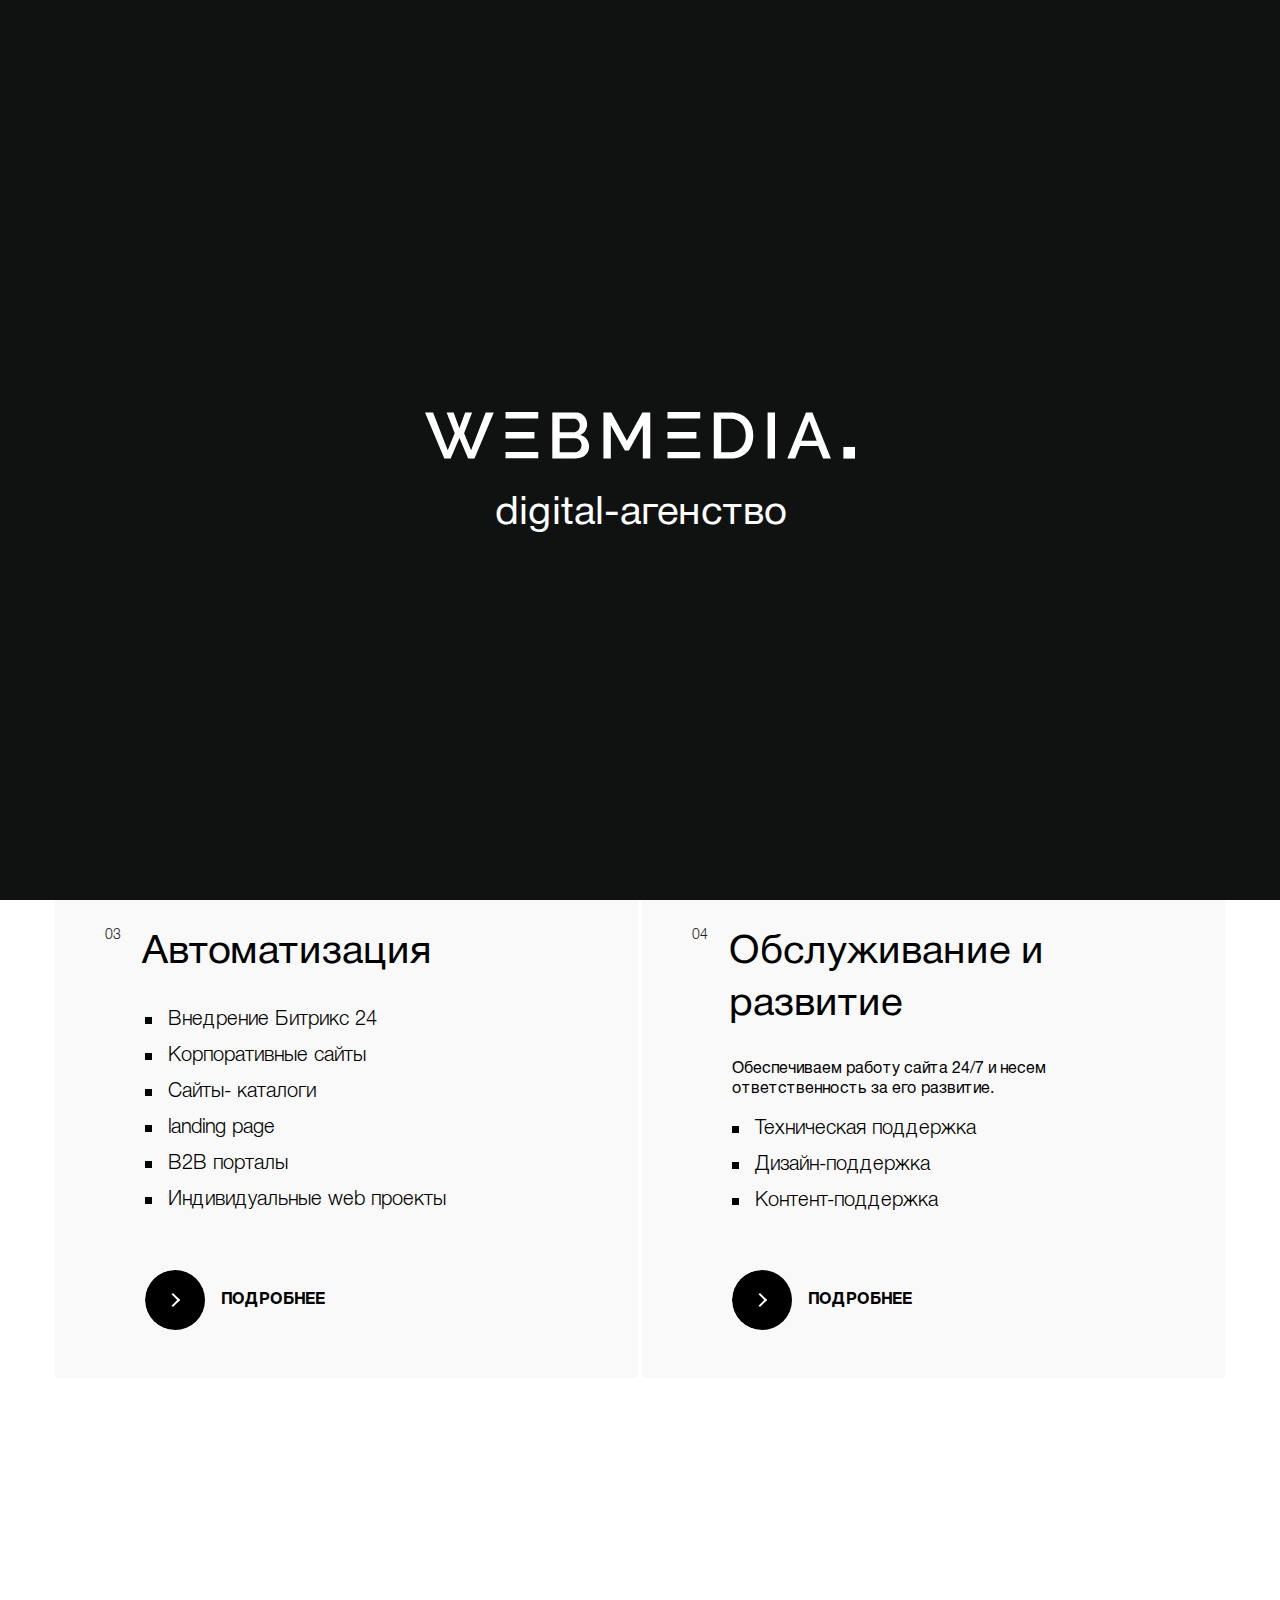
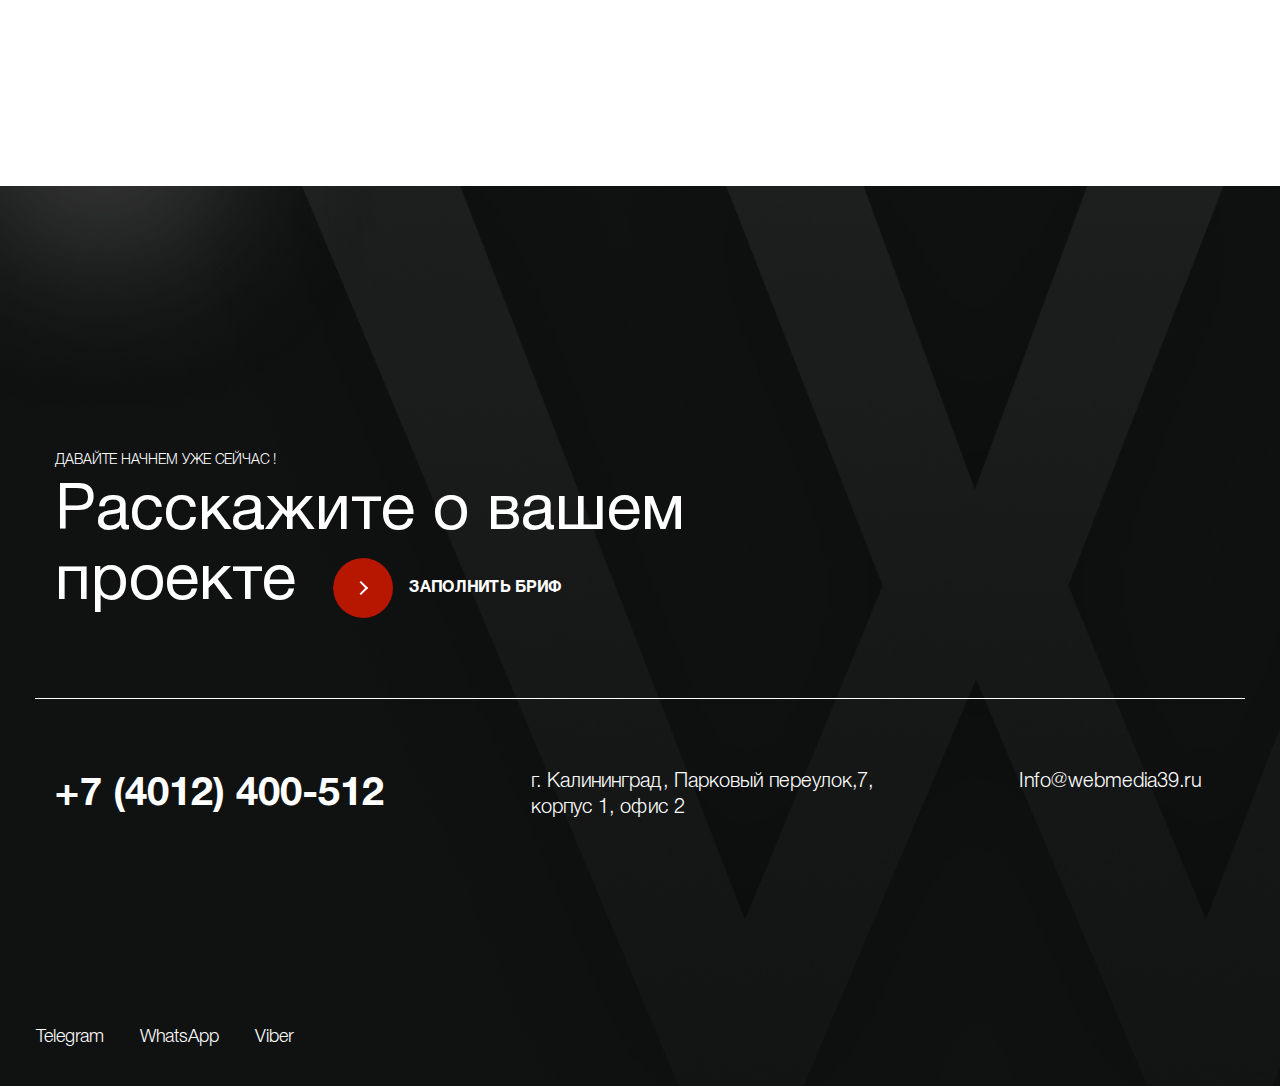
<file: _v/services.html>
<!DOCTYPE html>
<html class="no-js" lang="ru">
	<head>
		<meta charset="UTF-8" />
		<meta name="keywords" content="" />
		<meta name="description" content="" />
		<meta content="browserconfig.xml" name="msapplication-config" />
		<meta http-equiv="X-UA-Compatible" content="IE=edge">
		<meta name="viewport" content="width=device-width, initial-scale=1">
		<title>Создаём и продвигаем сайты для бизнеса</title>
		<link href="img/favicon.ico" rel="icon" type="image/png" />
		<link href="img/favicon.png" rel="icon" type="image/png" />
		<link rel="apple-touch-icon" sizes="122x70" href="/img/apple-touch-icon.png" />
		<style>body{opacity: 0;}</style>
	</head>
	<body>
		<!--[if lt IE 10]>
		<p class="browsehappy"><br>Вы используете <strong>устаревший</strong> браузер. 
		Пожалуйста, <a href="http://browsehappy.com/">обновите его</a> для корректного 
		отображения сайтов.</p>
		<![endif]-->
		<div class="global-wrapper">
			<div class="wrapper-loader">
				<div class="logo-loader_content">
					<div class="logo-loader"></div>
				</div>
				<div class="wrapper_loader-text">
					<span class="loader-text">digital-агенство</span>
				</div>
			</div>
			<div class="callback-content callback-content_fixed">
				<div class="callback-content_header">
					<span class="callback-content_close-btn"></span>
				</div>
				<div class="section-title">Обсудить проект</div>
				<form action="#" class="callback-form">
					<div class="form-group">
						<input type="text" class="form-control" placeholder="Имя">
					</div>
					<div class="form-group">
						<input type="tel" class="form-control" placeholder="Телефон">
					</div>
					<div class="form-group">
						<textarea class="form-control form-textarea" placeholder="Сообщение"></textarea>
					</div>
					<div class="wrapper_callback-form_submit red-btn red-btn_mod">
						<input type="submit" class="callback-form_submit-btn" value="Отправить">
						<span class="red-btn_icon"></span>
					</div>
					<div class="form-policy">Нажимая на кнопку, вы даете согласие на обработку персональных данных и соглашаетесь с политикой конфиденциальности</div>
				</form>
			</div>
			<header class="ui-header">
				<div class="container">
					<div class="head-logo">
						<a href="">
							<img data-src="img/static/logo.svg" class="head_first-img" alt="alt">
							<img src="img/icons/logo-icon.svg" class="head_second-img" alt="alt">
						</a>
					</div>
					<div class="head_center-column">
						<div class="hamburger hamburger--spring">
							<div class="hamburger-box">
								<div class="hamburger-inner"></div>
							</div>
						</div>
						<a href="" class="head_projects-btn">Проекты</a>
					</div>
					<a href="tel:+74012400512" class="head_phone-number">+7 (4012) 400-512</a>
				</div>
				<div class="dropdown-box">
					<div class="container">
						<div class="dropdown-box_header">
							<a href="" class="dropdown-box_discuss-project js_discuss-project_2 ">Обсудить проект</a>
						</div>
						<ul class="dropdown-menu">
							<li>
								<a href=""><span class="menu-number">01</span><span class="menu-text">Проекты</span></a>
							</li>
							<li class="active">
								<a href=""><span class="menu-number">02</span><span class="menu-text">Услуги</span></a>
								<ul class="dropdown-submenu">
									<li><a href="">Разработка сайтов</a></li>
									<li><a href="">Продвижение и реклама</a></li>
									<li><a href="">Автоматизация</a></li>
									<li><a href="">Обслуживание и развитие</a></li>
								</ul>
							</li>
							<li>
								<a href=""><span class="menu-number">03</span><span class="menu-text">О нас</span></a>
							</li>
							<li>
								<a href=""><span class="menu-number">04</span><span class="menu-text">Контакты</span></a>
							</li>
						</ul>
						<div class="tablet-small_visible">
							<a href="" class="red-btn js_discuss-project_2">
								<span class="red-btn_inner"><span class="red-btn_icon"></span>Обсудить проект</span>
							</a>
						</div>
						<div class="dropdown-box_footer">
							<div class="row">
								<div class="col-md-5 right-column order-md-2">
									<a href="tel:+74012400512" class="dropdown_phone-number">+7 (4012) 400-512</a> <br>
									<a href="mailto:Info@webmedia39.ru" class="dropdown-email">Info@webmedia39.ru</a>
								</div>
								<div class="col-md-7">
									<ul class="social-network dropdown_social-network">
										<li><a href="">Telegram</a></li>
										<li><a href="">WhatsApp</a></li>
										<li><a href="">Viber</a></li>
									</ul>
								</div>
							</div>
						</div>
					</div>
				</div>
			</header>
			<main class="main-content">
				<div class="services-mod_section">
					<div class="container">
						<span class="unified-section_subtitle fadeInLeft wow" data-wow-duration=".8s" data-wow-delay=".8s">направления услуг</span>
						<h1 class="fadeInLeft wow" data-wow-duration=".8s" data-wow-delay="1s">
							Мы digital-агентство полного цикла — 
							<span class="min">создаем, продвигаем и поддерживаем сайты</span>
						</h1>
						<div class="row service-row  fadeInUp wow" data-wow-duration=".8s" data-wow-delay="1.2s">
							<div class="col-md-6">
								<div class="service-mod_item">
									<span class="service-mod_item-title">
										<span class="item-number">01</span>Разработка сайтов
									</span>
									<ul class="service-mod_menu">
										<li>Интернет магазины</li>
										<li>Корпоративные сайты</li>
										<li>Сайты- каталоги</li>
										<li>landing page</li>
										<li>В2В порталы</li>
										<li>Индивидуальные web проекты</li>
									</ul>
									<a href="" class="black-btn">
										<span class="black-btn_inner"><span class="black-btn_icon"></span>Подробнее</span>
									</a>
								</div>
							</div>
							<div class="col-md-6">
								<div class="service-mod_item">
									<span class="service-mod_item-title">
										<span class="item-number">02</span>Продвижение и реклама
									</span>
									<ul class="service-mod_menu">
										<li>SEO аудит</li>
										<li>SEO-оптимизация</li>
										<li>Комплексное продвижение</li>
										<li>Контекстная реклама </li>
										<li>SMM  продвижение</li>
										<li>Таргетированная реклама</li>
									</ul>
									<a href="" class="black-btn">
										<span class="black-btn_inner"><span class="black-btn_icon"></span>Подробнее</span>
									</a>
								</div>
							</div>
							<div class="col-md-6">
								<div class="service-mod_item">
									<span class="service-mod_item-title">
										<span class="item-number">03</span>Автоматизация
									</span>
									<ul class="service-mod_menu">
										<li>Внедрение Битрикс 24</li>
										<li>Корпоративные сайты</li>
										<li>Сайты- каталоги</li>
										<li>landing page</li>
										<li>В2В порталы</li>
										<li>Индивидуальные web проекты</li>
									</ul>
									<a href="" class="black-btn">
										<span class="black-btn_inner"><span class="black-btn_icon"></span>Подробнее</span>
									</a>
								</div>
							</div>
							<div class="col-md-6">
								<div class="service-mod_item">
									<span class="service-mod_item-title">
										<span class="item-number">04</span>Обслуживание и развитие
									</span>
									<p>Обеспечиваем работу сайта 24/7 и несем ответственность за его развитие.</p>
									<ul class="service-mod_menu">
										<li>Техническая поддержка</li>
										<li>Дизайн-поддержка</li>
										<li>Контент-поддержка</li>
									</ul>
									<a href="" class="black-btn">
										<span class="black-btn_inner"><span class="black-btn_icon"></span>Подробнее</span>
									</a>
								</div>
							</div>
						</div>
						<span class="unified-section_subtitle fadeInUp wow" data-wow-duration=".8s" data-wow-delay=".2s">принципы</span>
						<div class="section-title fadeInUp wow" data-wow-duration=".8s" data-wow-delay=".4s">Как мы работаем</div>
						<div class="row work-row">
							<div class="col-md-4">
								<div class="work-principle_item fadeInUp wow" data-wow-duration=".8s" data-wow-delay=".4s">
									<span class="item-icon"><img data-src="img/icons/work/01.svg" alt="alt"></span>
									<div class="item-desc">
										<span class="item-title">Доводим дело до конца</span>
										<p>
											Для задач с предсказуемыми сроком и бюджетом
										</p>
									</div>
								</div>
							</div>
							<div class="col-md-4">
								<div class="work-principle_item fadeInUp wow" data-wow-duration=".8s" data-wow-delay=".6s">
									<span class="item-icon"><img data-src="img/icons/work/02.svg" alt="alt"></span>
									<div class="item-desc">
										<span class="item-title">Мы честны во всем</span>
										<p>
											Для длинных и сложных проектов с гибким планированием
										</p>
									</div>
								</div>
							</div>
							<div class="col-md-4">
								<div class="work-principle_item fadeInUp wow" data-wow-duration=".8s" data-wow-delay=".8s">
									<span class="item-icon"><img data-src="img/icons/work/03.svg" alt="alt"></span>
									<div class="item-desc">
										<span class="item-title">Держим слово</span>
										<p>
											Выделенная команда на определенный срок по зафиксированной цене
										</p>
									</div>
								</div>
							</div>
						</div>
					</div>
				</div>	
			</main>
			<!-- end  main-content	 -->
			<footer class="main-footer">
				<div class="container">
					<div class="main-footer_content">
						<span class="unified-section_subtitle">Давайте Начнем уже сейчас !</span>
						<div class="main-footer_title-row">
							<div class="section-title">
								Расскажите о вашем <br>проекте 
							</div>
							<a href="" class="red-btn">
								<span class="red-btn_inner"><span class="red-btn_icon"></span>Заполнить бриф</span>
							</a>
						</div>
						<ul class="main-footer_contact">
							<li><a href="tel:+74012400512" class="phone-number">+7 (4012) 400-512</a></li>
							<li>г. Калининград, Парковый переулок,7, <br>корпус 1, офис 2</li>
							<li><a href="mailto:Info@webmedia39.ru" class="footer-email">Info@webmedia39.ru</a></li>
						</ul>
					</div>
					<ul class="social-network">
						<li><a href="">Telegram</a></li>
						<li><a href="">WhatsApp</a></li>
						<li><a href="">Viber</a></li>
					</ul>
				</div>
			</footer>
			<!-- end main-footer -->
			<div class="scroll-to-top"></div>
		</div>
		<!-- END GLOBAL-WRAPPER -->
		<link href="css/min.css" rel="stylesheet" />
		<link href="css/main.css" rel="stylesheet" />
		<script src="js/min.js"></script>
		<script src="js/main.js"></script>
	</body>
</html>
</file>
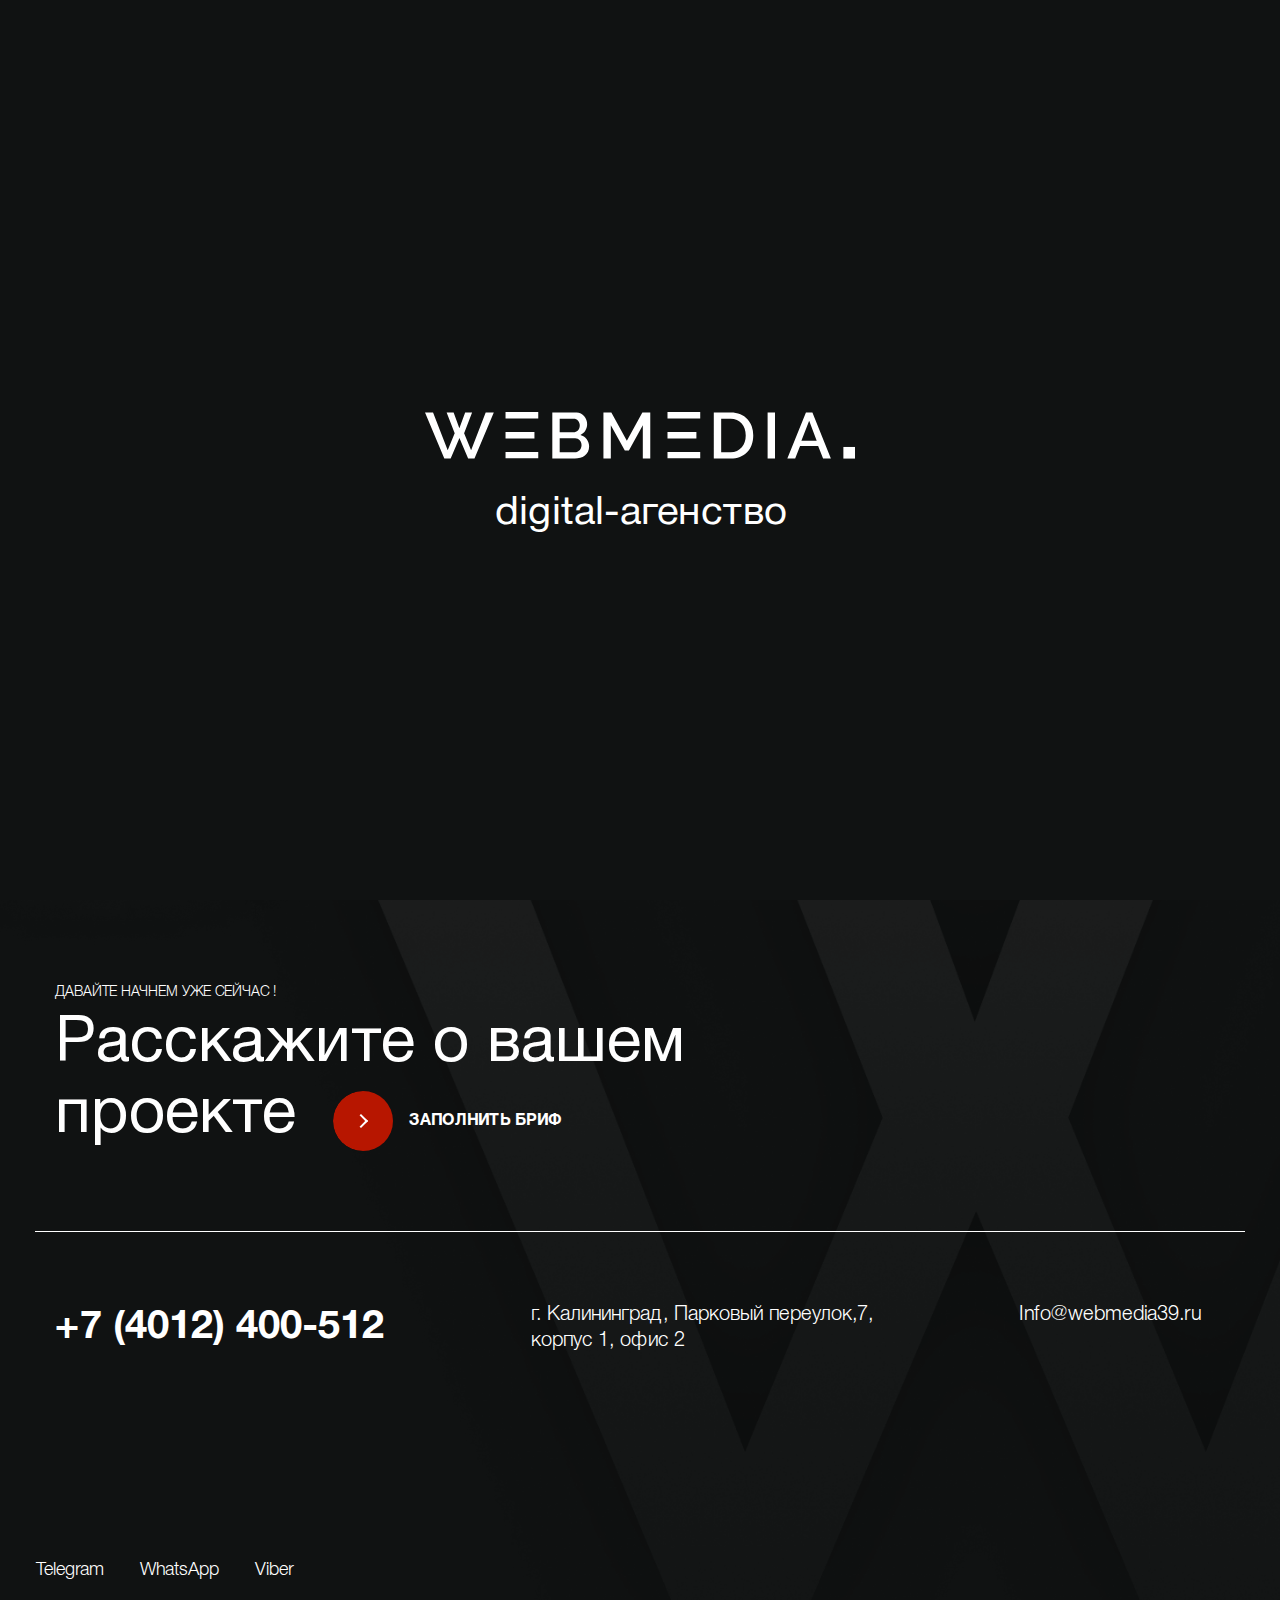
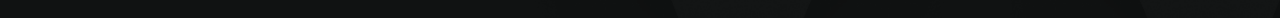
<file: _v/site-map.html>
<!DOCTYPE html>
<html class="no-js" lang="ru">
	<head>
		<meta charset="UTF-8" />
		<meta name="keywords" content="" />
		<meta name="description" content="" />
		<meta content="browserconfig.xml" name="msapplication-config" />
		<meta http-equiv="X-UA-Compatible" content="IE=edge">
		<meta name="viewport" content="width=device-width, initial-scale=1">
		<title>Создаём и продвигаем сайты для бизнеса</title>
		<link href="img/favicon.ico" rel="icon" type="image/png" />
		<link href="img/favicon.png" rel="icon" type="image/png" />
		<link rel="apple-touch-icon" sizes="122x70" href="/img/apple-touch-icon.png" />
		<style>body{opacity: 0;}</style>
	</head>
	<body>
		<!--[if lt IE 10]>
		<p class="browsehappy"><br>Вы используете <strong>устаревший</strong> браузер. 
		Пожалуйста, <a href="http://browsehappy.com/">обновите его</a> для корректного 
		отображения сайтов.</p>
		<![endif]-->
		<div class="global-wrapper">
			<div class="wrapper-loader">
				<div class="logo-loader_content">
					<div class="logo-loader"></div>
				</div>
				<div class="wrapper_loader-text">
					<span class="loader-text">digital-агенство</span>
				</div>
			</div>
			<div class="callback-content callback-content_fixed">
				<div class="callback-content_header">
					<span class="callback-content_close-btn"></span>
				</div>
				<div class="section-title">Обсудить проект</div>
				<form action="#" class="callback-form">
					<div class="form-group">
						<input type="text" class="form-control" placeholder="Имя">
					</div>
					<div class="form-group">
						<input type="tel" class="form-control" placeholder="Телефон">
					</div>
					<div class="form-group">
						<textarea class="form-control form-textarea" placeholder="Сообщение"></textarea>
					</div>
					<div class="wrapper_callback-form_submit red-btn red-btn_mod">
						<input type="submit" class="callback-form_submit-btn" value="Отправить">
						<span class="red-btn_icon"></span>
					</div>
					<div class="form-policy">Нажимая на кнопку, вы даете согласие на обработку персональных данных и соглашаетесь с политикой конфиденциальности</div>
				</form>
			</div>
			<header class="ui-header">
				<div class="container">
					<div class="head-logo">
						<a href="">
							<img data-src="img/static/logo.svg" class="head_first-img" alt="alt">
							<img src="img/icons/logo-icon.svg" class="head_second-img" alt="alt">
						</a>
					</div>
					<div class="head_center-column">
						<div class="hamburger hamburger--spring">
							<div class="hamburger-box">
								<div class="hamburger-inner"></div>
							</div>
						</div>
						<a href="" class="head_projects-btn">Проекты</a>
					</div>
					<a href="tel:+74012400512" class="head_phone-number">+7 (4012) 400-512</a>
				</div>
				<div class="dropdown-box">
					<div class="container">
						<div class="dropdown-box_header">
							<a href="" class="dropdown-box_discuss-project js_discuss-project_2">Обсудить проект</a>
						</div>
						<ul class="dropdown-menu">
							<li>
								<a href=""><span class="menu-number">01</span><span class="menu-text">Проекты</span></a>
							</li>
							<li>
								<a href=""><span class="menu-number">02</span><span class="menu-text">Услуги</span></a>
								<ul class="dropdown-submenu">
									<li class="title">Наши услуги</li>
									<li style="transition-delay: .1s"><a href="">Разработка сайтов</a></li>
									<li style="transition-delay: .2s"><a href="">Продвижение и реклама</a></li>
									<li style="transition-delay: .3s"><a href="">Автоматизация</a></li>
									<li style="transition-delay: .4s"><a href="">Обслуживание и развитие</a></li>
								</ul>
							</li>
							<li>
								<a href=""><span class="menu-number">03</span><span class="menu-text">О нас</span></a>
							</li>
							<li>
								<a href=""><span class="menu-number">04</span><span class="menu-text">Контакты</span></a>
							</li>
						</ul>
						<div class="dropdown-box_footer">
							<div class="row">
								<div class="col-md-7">
									<ul class="social-network">
										<li style="transition-delay: .7s"><a href="">Telegram</a></li>
										<li style="transition-delay: .9s"><a href="">WhatsApp</a></li>
										<li style="transition-delay: 1.1s"><a href="">Viber</a></li>
									</ul>
								</div>
								<div class="col-md-5 right-column">
									<a href="tel:+74012400512" class="dropdown_phone-number">+7 (4012) 400-512</a> <br>
									<a href="mailto:Info@webmedia39.ru" class="dropdown-email">Info@webmedia39.ru</a>
								</div>
							</div>
						</div>
					</div>
				</div>
			</header>
			<main class="main-content">
				<section class="site-map_section">
					<div class="container">
						<h1>Карта сайта</h1>
						<ul class="site-map_menu">
							<li><a href="index.html" target="_blank">Главная</a></li>
							<li><a href="projects.html" target="_blank">Проекты</a></li>
							<li><a href="project.html" target="_blank">Проект</a></li>
							<li><a href="services.html" target="_blank">Услуги</a></li>
							<li><a href="about.html" target="_blank">О нас</a></li>
							<li><a href="contact.html" target="_blank">Контакты</a></li>
							<li><a href="brief.html" target="_blank">Бриф</a></li>
							<li><a href="policy.html" target="_blank">Политика</a></li>
							<li><a href="404.html" target="_blank">404</a></li>
						</ul>
					</div>
				</section>
			</main>
			<!-- end  main-content	 -->
			<footer class="main-footer">
				<div class="container">
					<div class="main-footer_content">
						<span class="unified-section_subtitle">Давайте Начнем уже сейчас !</span>
						<div class="main-footer_title-row">
							<div class="section-title">
								Расскажите о вашем <br>проекте 
							</div>
							<a href="" class="red-btn">
								<span class="red-btn_inner"><span class="red-btn_icon"></span>Заполнить бриф</span>
							</a>
						</div>
						<ul class="main-footer_contact">
							<li><a href="tel:+74012400512" class="phone-number">+7 (4012) 400-512</a></li>
							<li>г. Калининград, Парковый переулок,7, <br>корпус 1, офис 2</li>
							<li><a href="mailto:Info@webmedia39.ru" class="footer-email">Info@webmedia39.ru</a></li>
						</ul>
					</div>
					<ul class="social-network">
						<li><a href="">Telegram</a></li>
						<li><a href="">WhatsApp</a></li>
						<li><a href="">Viber</a></li>
					</ul>
				</div>
			</footer>
			<!-- end main-footer -->
			<div class="scroll-to-top"></div>
		</div>
		<!-- END GLOBAL-WRAPPER -->
		<link href="css/min.css" rel="stylesheet" />
		<link href="css/main.css" rel="stylesheet" />
		<script src="js/min.js"></script>
		<script src="js/main.js"></script>
	</body>
</html>
</file>
<file: _v/css/main.css>
@charset "UTF-8";
html {
  min-height: 100vh;
}

html.is-hidden {
  overflow: hidden;
}

html.is-hidden2 {
  overflow: hidden;
  padding-right: 17px;
}

body {
  background: #fff;
  font-family: 'HelveticaNeueCyr', Arial, Verdana, Tahoma, sans-serif;
  font-size: 16px;
  line-height: 1.3;
  color: #000;
  opacity: 1;
  min-height: 100vh;
}

body.is-hidden {
  overflow: hidden;
}

.global-wrapper {
  min-width: 320px;
  display: flex;
  flex-direction: column;
  overflow: hidden;
  min-height: 100vh;
}

ol, ul {
  list-style: none;
  margin-bottom: 0;
}

input {
  background: none;
  border: 0;
  margin: 0;
  padding: 0;
  outline: none !important;
}

@media not all and (min-resolution: 0.001dpcm) {
  select:focus, textarea:focus, input:focus {
    -webkit-appearance: none;
  }
  select:active, input:active, textarea:active {
    -webkit-appearance: none;
  }
  input, textarea, select {
    -webkit-appearance: none;
  }
  select:focus, textarea:focus, input:focus {
    font-size: 16px;
  }
  select:active, input:active, textarea:active {
    font-size: 16px;
  }
  input, textarea, select {
    font-size: 16px;
  }
}

* {
  margin: 0;
  padding: 0;
  box-sizing: border-box;
  -webkit-tap-highlight-color: rgba(0, 0, 0, 0);
}

p {
  margin-bottom: 1em;
}

p:last-child {
  margin-bottom: 0;
}

img {
  max-width: 100%;
}

a {
  text-decoration: none;
  color: inherit;
}

a:not([class]) {
  color: #B71600;
  border-bottom: 1px solid #B71600;
  transition: border-bottom-color .3s;
}

a:not([class]):hover {
  border-bottom-color: transparent;
}

::-webkit-contacts-auto-fill-button {
  visibility: hidden;
  pointer-events: none;
  position: absolute;
  right: 0;
}

body a:hover, body a:active, body a:focus {
  text-decoration: none;
  outline: 0;
}

input:focus {
  border: none;
  outline: none;
}

button {
  -webkit-appearance: button;
  cursor: pointer;
}

button:focus {
  outline: none;
}

input:-webkit-autofill, textarea:-webkit-autofill, select:-webkit-autofill {
  background-color: transparent !important;
}

html input[type="button"] {
  -webkit-appearance: button;
  cursor: pointer;
}

input {
  font-family: inherit;
  font-size: inherit;
  line-height: inherit;
}

input[type="reset"], input[type="submit"] {
  -webkit-appearance: button;
  cursor: pointer;
}

input[type="hidden"] {
  display: none;
}

button, select, textarea {
  font-family: inherit;
  font-size: inherit;
  line-height: inherit;
}

ul:not([class]) {
  margin: 0 0 1em;
}

ul:not([class]) li {
  position: relative;
  padding-left: 17px;
  margin-bottom: .3em;
}

ul:not([class]) li:before {
  content: '';
  display: block;
  width: 7px;
  height: 7px;
  background: #B71600;
  position: absolute;
  top: 12px;
  left: 0;
}

ul:not([class]) li:last-child {
  margin-bottom: 0;
}

ol:not([class]) {
  margin: 0 0 1em;
  padding-left: 15px;
  list-style-type: decimal;
}

ol:not([class]) li {
  margin-bottom: .7em;
}

ol:not([class]) li:last-child {
  margin-bottom: 0;
}

.red-btn {
  display: inline-block;
  min-width: 206px;
  height: 60px;
  line-height: 60px;
  border-radius: 500px;
  font-weight: 700;
  padding: 0 1.5em 0 0;
  color: #fff;
  position: relative;
  text-align: center;
  overflow: hidden;
  text-transform: uppercase;
  transition: background .3s;
  z-index: 1;
}

.red-btn:before {
  content: '';
  display: block;
  width: 0;
  height: 100%;
  position: absolute;
  top: 0;
  left: 0;
  background: #B71600;
  transition: width .3s, background .3s;
  z-index: -1;
}

.red-btn:hover .red-btn_icon {
  transform: translate(15px);
}

.red-btn:hover:before {
  width: 100%;
}

.red-btn:hover .red-btn_icon:before {
  width: 20px;
}

.red-btn:active:before {
  background: #841000;
}

.red-btn:active .red-btn_icon {
  background: #841000;
}

.red-btn_inner {
  display: flex;
  align-items: center;
}

.red-btn_icon {
  display: inline-block;
  width: 60px;
  height: 60px;
  border-radius: 50%;
  background: #B71600;
  margin-right: 1em;
  position: relative;
  transition: transform .3s, background .3s;
}

.red-btn_icon:after {
  content: '';
  display: block;
  width: 10px;
  height: 10px;
  border-top: 2px solid #fff;
  border-right: 2px solid #fff;
  position: absolute;
  top: 0;
  bottom: 0;
  left: 0;
  right: 4px;
  margin: auto;
  transform-origin: 50% 50%;
  transform: rotate(45deg);
}

.red-btn_icon:before {
  content: '';
  display: block;
  height: 2px;
  width: 0;
  background: #fff;
  position: absolute;
  top: 0;
  bottom: 0;
  margin: auto;
  right: 29px;
  transition: width .3s;
}

.red-btn_mod {
  font-size: 14px;
  min-width: 220px;
  padding-right: 1.9em;
}

.red-btn_mod .red-btn_icon {
  transform: translate(15px);
}

.red-btn_mod:before {
  width: 100%;
}

.red-btn_mod .red-btn_icon:before {
  width: 20px;
}

.red-btn_mod:hover:before {
  background: #841000;
}

.red-btn_mod:hover .red-btn_icon {
  background: #841000;
}

.black-btn {
  display: inline-block;
  min-width: 206px;
  height: 60px;
  font-size: 1rem;
  line-height: 60px;
  border-radius: 500px;
  font-weight: 700;
  padding: 0 1.5em 0 0;
  color: #000;
  position: relative;
  text-align: center;
  overflow: hidden;
  text-transform: uppercase;
  transition: color .3s;
  z-index: 1;
}

.black-btn:before {
  content: '';
  display: block;
  width: 0;
  height: 100%;
  position: absolute;
  top: 0;
  left: 0;
  background: #B71600;
  transition: width .3s;
  z-index: -1;
}

.black-btn:hover {
  color: #fff;
}

.black-btn:hover .black-btn_icon {
  background: #B71600;
  transform: translate(15px);
}

.black-btn:hover:before {
  width: 100%;
}

.black-btn:hover .black-btn_icon:before {
  width: 20px;
}

.black-btn:active:before {
  background: black;
}

.black-btn:active .black-btn_icon {
  background: black;
}

.black-btn_inner {
  display: flex;
  align-items: center;
}

.black-btn_icon {
  display: inline-block;
  width: 60px;
  height: 60px;
  border-radius: 50%;
  background: #000;
  margin-right: 1em;
  position: relative;
  transition: transform .3s;
}

.black-btn_icon:after {
  content: '';
  display: block;
  width: 10px;
  height: 10px;
  border-top: 2px solid #fff;
  border-right: 2px solid #fff;
  position: absolute;
  top: 0;
  bottom: 0;
  left: 0;
  right: 4px;
  margin: auto;
  transform-origin: 50% 50%;
  transform: rotate(45deg);
}

.black-btn_icon:before {
  content: '';
  display: block;
  height: 2px;
  width: 0;
  background: #fff;
  position: absolute;
  top: 0;
  bottom: 0;
  margin: auto;
  right: 29px;
  transition: width .3s, background .3s;
}

h1, .main-title {
  font-size: 3.125rem;
  font-weight: 300;
  line-height: 1.2;
  margin-top: 0;
  margin-bottom: .7em;
}

h2, .section-title {
  font-size: 3.125rem;
  font-weight: 400;
  line-height: 1.1;
  margin-bottom: 1.6em;
}

.white-title {
  color: #fff;
}

.text-left {
  text-align: left;
}

.text-center {
  text-align: center;
}

.text-right {
  text-align: right;
}

.text-upper {
  text-transform: uppercase;
}

.min {
  display: block;
}

.col-mod-left {
  padding-left: 0;
}

.col-mod-right {
  padding-right: 0;
}

@media screen and (-webkit-min-device-pixel-ratio: 0) {
  ::i-block-chrome, .row {
    display: block;
  }
  ::i-block-chrome, .row:after {
    content: '';
    display: table;
    height: 0;
    clear: both;
  }
}

@media (min-resolution: 0.001dpcm) {
  _:-o-prefocus .row, body .row {
    display: block;
  }
  _:-o-prefocus .row:after, body .row:after {
    content: '';
    display: table;
    height: 0;
    clear: both;
  }
}

[class^="col-"] {
  float: left;
}

@media all and (min-width: 0\0) and (min-resolution: 0.001dpcm) {
  .row:after {
    content: '';
    display: table;
    height: 0;
    clear: both;
  }
}

@font-face {
  font-family: 'HelveticaNeueCyr';
  src: url("../fonts/HelveticaNeueCyr-Roman/HelveticaNeueCyr-Roman.woff2") format("woff2"), url("../fonts/HelveticaNeueCyr-Roman/HelveticaNeueCyr-Roman.woff") format("woff");
  font-weight: normal;
  font-style: normal;
  font-display: swap;
}

@font-face {
  font-family: 'HelveticaNeueCyr';
  src: url("../fonts/HelveticaNeueCyr-Light/HelveticaNeueCyr-Light.woff2") format("woff2"), url("../fonts/HelveticaNeueCyr-Light/HelveticaNeueCyr-Light.woff") format("woff");
  font-weight: 300;
  font-style: normal;
  font-display: swap;
}

@font-face {
  font-family: 'HelveticaNeueCyr';
  src: url("../fonts/HelveticaNeueCyr-Bold/HelveticaNeueCyr-Bold.woff2") format("woff2"), url("../fonts/HelveticaNeueCyr-Bold/HelveticaNeueCyr-Bold.woff") format("woff");
  font-weight: bold;
  font-style: normal;
  font-display: swap;
}

@font-face {
  font-family: 'ico-icon';
  src: url("../fonts/icons/ico-icon.ttf?afbcla") format("truetype"), url("../fonts/icons/ico-icon.woff?afbcla") format("woff");
  font-weight: normal;
  font-style: normal;
  font-display: block;
}

[class^="ico-"], [class*=" ico-"] {
  font-family: 'ico-icon' !important;
  speak: never;
  font-style: normal;
  font-weight: normal;
  font-variant: normal;
  text-transform: none;
  line-height: 1;
  -webkit-font-smoothing: antialiased;
  -moz-osx-font-smoothing: grayscale;
}

.wrapper-loader {
  background: #101212;
  display: flex;
  align-items: center;
  justify-content: center;
  flex-direction: column;
  position: fixed;
  top: 0;
  left: 0;
  width: 100%;
  height: 100%;
  z-index: 1000;
}

.wrapper-loader.is-fade .logo-loader {
  left: 50%;
  opacity: 1;
}

.wrapper-loader.is-fade .loader-text {
  left: 50%;
  opacity: 1;
}

.logo-loader_content {
  position: relative;
  height: 60px;
  margin-bottom: 1em;
  width: 100%;
}

.logo-loader {
  width: 430px;
  height: 100%;
  background: url(../img/static/logo.svg) no-repeat center top;
  background-size: contain;
  position: absolute;
  left: 0;
  opacity: 0;
  text-align: left;
  transform: translatex(-50%);
  transition: left .4s;
}

.wrapper_loader-text {
  position: relative;
  text-align: right;
  width: 100%;
}

.loader-text {
  display: inline-block;
  position: absolute;
  left: 100%;
  text-align: center;
  color: #fff;
  font-size: 2.5rem;
  opacity: 0;
  transform: translatex(-50%);
  white-space: nowrap;
  transition: left .4s;
}

.bg-overlay {
  display: none;
  position: fixed;
  top: 0;
  left: 0;
  width: 100%;
  height: 100%;
  background: rgba(0, 0, 0, 0.54);
  z-index: 90;
}

/*****HEADER*****/
.ui-header {
  padding: 2.2em 0 .6em;
  position: relative;
  background: #fff;
  font-size: 1.125rem;
  z-index: 100;
}

.ui-header.is-pointer {
  pointer-events: none;
}

.ui-header.is-overflow {
  overflow-y: scroll;
}

.ui-header .container {
  display: flex;
  align-items: center;
  justify-content: space-between;
}

.ui-header .hamburger {
  margin-right: 5.3em;
}

.ui-header.is-main {
  position: absolute;
  top: 0;
  left: 0;
  color: #fff;
  background-color: transparent;
  width: 100%;
}

.ui-header.is-main .head_first-img {
  filter: none;
  display: block !important;
}

.ui-header.is-main .head_second-img {
  display: none !important;
}

.ui-header.is-main .hamburger-inner {
  background: #fff;
}

.ui-header.is-main .hamburger-inner:after, .ui-header.is-main .hamburger-inner:before {
  background: #fff;
}

.ui-header.is-main .hamburger.is-active .hamburger-inner {
  background: #fff;
}

.ui-header.is-main .hamburger.is-active .hamburger-inner:after, .ui-header.is-main .hamburger.is-active .hamburger-inner:before {
  background: #fff;
  width: 150%;
}

.ui-header.is-black {
  color: #000;
}

.ui-header.is-black .head_first-img {
  filter: invert(100%) sepia(0%) saturate(2%) hue-rotate(42deg) brightness(105%) contrast(101%);
}

.ui-header.is-black .hamburger .hamburger-inner {
  background: #000;
}

.ui-header.is-black .hamburger .hamburger-inner:after, .ui-header.is-black .hamburger .hamburger-inner:before {
  background: #000;
}

.head_first-img {
  filter: invert(100%) sepia(0%) saturate(2%) hue-rotate(42deg) brightness(105%) contrast(101%);
}

.head_second-img {
  display: none;
  transition: filter .3s;
}

.head_second-img.is-white {
  filter: brightness(0) invert(1);
}

.dropdown-box {
  position: fixed;
  top: calc(-100vh - 10px);
  left: 0;
  height: 100vh;
  overflow: hidden;
  overflow-y: auto;
  width: 100%;
  padding: 2.5em 1em;
  background: #101212 url(../img/bg/logo-3_bg.png) no-repeat right bottom;
  background-size: contain;
  color: #fff;
  transition: top .4s;
  z-index: 120;
}

.dropdown-box.is-open {
  top: 0;
}

.dropdown-box .container {
  height: 100%;
  display: flex;
  flex-direction: column;
  justify-content: space-between;
}

.dropdown-box {
  scrollbar-color: #B71600 #cccccc;
  scrollbar-width: thin;
}

.dropdown-box::-webkit-scrollbar-track {
  background-color: #cccccc;
}

.dropdown-box::-webkit-scrollbar-thumb {
  -webkit-border-radius: 6px;
  border-radius: 6px;
  background-color: #B71600;
}

.dropdown-box::-webkit-resizer {
  width: 3px;
  height: 0px;
}

.dropdown-box::-webkit-scrollbar {
  width: 3px;
}

.dropdown-box_header {
  display: flex;
  justify-content: flex-end;
  align-items: center;
  margin-bottom: 2em;
  width: 100%;
}

.dropdown-box_logo {
  max-width: 170px;
}

.dropdown-box_logo a {
  border-bottom: none;
}

.dropdown-box_close-btn {
  width: 27px;
  height: 27px;
  margin-bottom: 1em;
  cursor: pointer;
  transform: rotate(45deg);
  transition: transform .3s;
}

.dropdown-box_close-btn:hover {
  transform: rotate(135deg);
}

.dropdown-box_close-btn:hover:after, .dropdown-box_close-btn:hover:before {
  background: #B71600;
}

.dropdown-box_close-btn:after, .dropdown-box_close-btn:before {
  content: '';
  display: block;
  position: absolute;
  top: 0;
  bottom: 0;
  left: 0;
  right: 0;
  margin: auto;
  background: #ffffff;
  transition: background .3s;
}

.dropdown-box_close-btn:after {
  width: 100%;
  height: 1px;
}

.dropdown-box_close-btn:before {
  height: 100%;
  width: 1px;
}

.dropdown-box_discuss-project {
  font-size: 1.125rem;
  font-weight: 300;
  transition: color .3s;
}

.dropdown-box_discuss-project:hover {
  color: #B71600;
}

.dropdown-menu {
  padding-right: 41%;
  padding-left: 8%;
  position: relative;
  font-weight: 300;
  font-size: 4.375rem;
  margin-bottom: 1em;
  width: 100%;
}

.dropdown-menu > li {
  display: flex;
  margin-bottom: .1em;
}

.dropdown-menu > li.active > a {
  color: #fff;
}

.dropdown-menu > li.is-active .dropdown-submenu {
  display: block;
}

.dropdown-menu > li.is-active .dropdown-submenu li {
  opacity: 1;
  transform: translatey(0);
}

.dropdown-menu > li.is-active > a {
  color: #fff;
}

.dropdown-menu > li.is-active .menu-text:after {
  width: 100%;
}

.dropdown-menu > li:last-child {
  margin-bottom: 0;
}

.dropdown-menu > li > a {
  display: flex;
  color: #585A5A;
  border-bottom: none;
  transition: color .3s;
}

.dropdown-menu > li .menu-text {
  position: relative;
  display: inline-block;
  padding-bottom: .2em;
}

.dropdown-menu > li .menu-text:after {
  content: '';
  display: block;
  width: 0;
  height: 2px;
  position: absolute;
  bottom: 0;
  left: 0;
  background: #fff;
  transition: width .3s;
}

.dropdown-menu .menu-number {
  font-size: 1.25rem;
  position: relative;
  top: 1em;
  margin-right: 1.5em;
}

@media only screen and (min-width: 1024px) {
  .dropdown-menu > li:hover .dropdown-submenu {
    pointer-events: auto;
  }
  .dropdown-menu > li:hover .dropdown-submenu li {
    opacity: 1;
    transform: translatey(0);
  }
  .dropdown-menu > li:hover > a {
    color: #fff;
  }
  .dropdown-menu > li:hover .menu-text:after {
    width: 100%;
  }
}

.dropdown-submenu {
  font-size: 1.5625rem;
  font-weight: 300;
  position: absolute;
  top: 1em;
  pointer-events: none;
  left: 58.333333%;
  padding-left: 15px;
  transition: opacity .3s;
}

.dropdown-submenu li {
  margin-bottom: 1.1em;
  opacity: 0;
  transform: translatey(10px);
  transition: transform .3s, opacity .3s;
  transition-delay: .1s;
}

.dropdown-submenu li:nth-child(2) {
  transition-delay: .2s;
}

.dropdown-submenu li:nth-child(3) {
  transition-delay: .3s;
}

.dropdown-submenu li:nth-child(4) {
  transition-delay: .4s;
}

.dropdown-submenu li:nth-child(5) {
  transition-delay: .5s;
}

.dropdown-submenu li:nth-child(6) {
  transition-delay: .6s;
}

.dropdown-submenu li:nth-child(7) {
  transition-delay: .7s;
}

.dropdown-submenu .title {
  font-size: 1rem;
  font-weight: 300;
  color: #888888;
  text-transform: uppercase;
}

.dropdown-submenu a {
  color: inherit;
  border-bottom: none;
  transition: color .3s;
}

.dropdown-submenu a:hover {
  color: #B71600;
}

.dropdown_phone-number {
  display: inline-block;
  font-size: 1.875rem;
  font-weight: 600;
  margin-bottom: 10px;
}

.dropdown-email {
  transition: color .3s;
}

.dropdown-email:hover {
  color: #B71600;
}

.dropdown-box_footer {
  width: 100%;
}

.dropdown-box_footer .row {
  align-items: flex-end;
}

.dropdown-box_footer.is-active .social-network li {
  opacity: 1;
  transform: translatey(0);
}

.dropdown-box_footer.is-active .right-column {
  opacity: 1;
  transform: translatey(0);
}

.dropdown-box_footer .right-column {
  opacity: 0;
  transform: translatey(20px);
  transition: opacity .5s, transform .5s;
  transition-delay: 1.3s;
}

.ms_item {
  opacity: 0;
  transform: translatey(-30px);
  transition: transform .3s, opacity .3s;
}

.callback-content {
  position: absolute;
  top: 0;
  bottom: 0;
  right: 0;
  width: 490px;
  right: -492px;
  display: flex;
  flex-direction: column;
  justify-content: center;
  color: #fff;
  padding: 1.7em;
  background: linear-gradient(270deg, #101212 40.33%, rgba(16, 18, 18, 0.76) 64.14%, rgba(16, 18, 18, 0) 85.16%);
  z-index: 200;
  transition: right .5s;
}

.callback-content.is-open {
  right: 0;
}

.callback-content.is-fixed {
  position: fixed;
}

.callback-content .section-title {
  margin-bottom: .6em;
}

.callback-content_mod {
  background: linear-gradient(270deg, #101212 50.33%, rgba(16, 18, 18, 0.7) 100%);
}

.callback-content_fixed {
  position: fixed;
  z-index: 220;
}

.callback-content_header {
  display: flex;
  justify-content: flex-end;
}

.callback-content_close-btn {
  width: 27px;
  height: 27px;
  margin-bottom: 1em;
  cursor: pointer;
  transform: rotate(45deg);
  transition: transform .3s;
}

.callback-content_close-btn:hover {
  transform: rotate(135deg);
}

.callback-content_close-btn:hover:after, .callback-content_close-btn:hover:before {
  background: #B71600;
}

.callback-content_close-btn:after, .callback-content_close-btn:before {
  content: '';
  display: block;
  position: absolute;
  top: 0;
  bottom: 0;
  left: 0;
  right: 0;
  margin: auto;
  background: #ffffff;
  transition: background .3s;
}

.callback-content_close-btn:after {
  width: 100%;
  height: 1px;
}

.callback-content_close-btn:before {
  height: 100%;
  width: 1px;
}

.form-group {
  margin-bottom: 1em;
}

.form-control {
  height: 50px;
  border: 1px solid #D6D6D6;
  padding: 0 1em;
  width: 100%;
  transition: border-color .3s;
}

.form-control:focus {
  border: 1px solid #F4DF48;
}

.form-control::-webkit-input-placeholder {
  color: #fff;
}

.form-control::input-placeholder {
  color: #fff;
}

.form-control::-moz-input-placeholder {
  color: #fff;
}

.form-textarea {
  background-color: transparent;
  resize: none;
  outline: none;
  padding-top: 1em;
  height: 100px;
}

.wrapper_callback-form_submit {
  margin: 2em 0;
  text-align: left;
}

.callback-form_submit-btn {
  position: absolute;
  top: 0;
  left: 0;
  width: 100%;
  height: 100%;
  padding-left: 1.7em;
  z-index: 2;
  text-transform: uppercase;
}

.form-policy {
  font-size: .75rem;
  color: #5B5B5B;
}

.section-header {
  display: flex;
  align-items: center;
  justify-content: space-between;
  padding: 2.2em 3em;
  position: absolute;
  top: 0;
  left: 0;
  width: 100%;
  z-index: 100;
}

.head-logo {
  max-width: 162px;
  position: relative;
  z-index: 130;
}

.head-logo a {
  border-bottom: none;
}

.head-logo img {
  max-width: 100%;
}

.head_center-column {
  display: flex;
  align-items: center;
  position: relative;
  left: 2.9em;
}

.head_center-column.is-main {
  left: -1.7em;
}

.head_projects-btn {
  padding-bottom: .3em;
  position: relative;
}

.head_projects-btn:after {
  content: '';
  display: block;
  width: 0;
  height: 2px;
  position: absolute;
  bottom: 0;
  left: 0;
  background: #B71600;
  transition: width .3s;
}

.head_projects-btn:hover:after {
  width: 100%;
}

.head_phone-number.black-number {
  color: #000;
}

.fixed-menu {
  position: fixed !important;
  top: 0;
  left: 0;
  padding: 1.2em 0;
  transform: translate3d(0, -100px, 0);
  width: 100%;
  z-index: 100;
}

.fixed-menu .head_first-img {
  display: none;
}

.fixed-menu .head_second-img {
  display: block;
}

.fixed-menu .head_center-column {
  left: 6.5em;
}

.fixed-menu.is-main .head_center-column {
  left: 2.9em;
}

.fixed-menu2 {
  position: fixed !important;
  top: 0;
  left: 0;
  background: #fff;
  padding: 0 15px;
  width: 100%;
  z-index: 100;
}

.scroll-transform {
  transform: translate3d(0, 0, 0) !important;
  transition: transform .4s;
}

.hamburger {
  padding: 0;
  cursor: pointer;
  width: 20px;
  flex: 20px 0 0;
  height: 22px;
  margin-right: 6em;
  position: relative;
  z-index: 150;
}

.hamburger.is-active .hamburger-inner {
  background: #fff;
}

.hamburger.is-active .hamburger-inner:after, .hamburger.is-active .hamburger-inner:before {
  background: #fff;
  width: 150%;
}

.hamburger.hamburger-black .hamburger-inner {
  background: #000;
}

.hamburger.hamburger-black .hamburger-inner:after, .hamburger.hamburger-black .hamburger-inner:before {
  background: #000;
}

.hamburger-box {
  display: block;
  position: relative;
  width: 100%;
  height: 100%;
}

.hamburger-inner {
  background: #000;
}

.hamburger-inner:after, .hamburger-inner:before {
  background: #000;
}

.hamburger.is-active:hover, .hamburger:hover {
  opacity: 1;
}

.hamburger-inner, .hamburger-inner:after {
  width: 100%;
}

.hamburger-inner:before {
  width: 180%;
}

.hamburger-inner, .hamburger-inner:after, .hamburger-inner:before {
  height: 2px;
}

.hamburger--spring .hamburger-inner:before {
  top: 10px;
}

.hamburger--spring .hamburger-inner:after {
  top: 20px;
}

.site-map_section {
  padding: 3em 0;
}

.site-map_menu li {
  margin-bottom: 1em;
}

.main-content {
  flex: 1 0  auto;
  padding-top: 2.6em;
  padding-bottom: 4.7em;
}

.main-content.is-main {
  padding-top: 0;
}

.scroll-content {
  flex: 1 0  auto;
}

/***main-section**/
.section {
  padding: 5em 0;
  position: relative;
  min-height: 100vh;
  display: flex;
  align-items: center;
}

.main-section {
  color: #fff;
  background: #101212;
  perspective: 500px;
  padding: 0;
  min-height: auto;
  overflow: hidden;
  display: block;
  position: relative;
  z-index: 1;
}

.main-section .container {
  max-width: 910px;
}

.main-section.is-active {
  z-index: 220;
}

.main_section-inner {
  padding: 5em 0;
  position: relative;
  min-height: 100vh;
  display: flex;
  align-items: center;
  transform-origin: left top;
  transition: transform .5s;
  z-index: 1;
}

.main_section-inner:before {
  content: '';
  display: block;
  width: 350px;
  height: 350px;
  background: url(../img/bg/white-circle-bg.png) no-repeat center top;
  background-size: contain;
  position: absolute;
  top: 0;
  left: 0;
  z-index: -1;
}

.main_section-inner.is-active {
  transform: rotatey(20deg);
}

.main-section_bg {
  position: absolute;
  top: 0;
  left: 0;
  width: 120%;
  height: 120%;
  z-index: -1;
}

.main-section_bg-inner {
  width: 100%;
  height: 100%;
  background: url(../img/bg/main-bg.jpg) no-repeat center 40%;
  background-size: cover;
}

.unified-section_subtitle {
  display: block;
  font-weight: 300;
  line-height: 1.6;
  margin-bottom: 1em;
  text-transform: uppercase;
}

.main-section_title {
  font-size: 5rem;
  margin-bottom: .4em;
}

.social-network {
  display: flex;
  font-weight: 300;
  font-size: 1.25rem;
  position: absolute;
  bottom: 2em;
  left: 2em;
  z-index: 5;
}

.social-network li {
  margin-right: 2em;
}

.social-network li:last-child {
  margin-right: 0;
}

.social-network a {
  color: inherit;
  position: relative;
  border-bottom: none;
  padding-bottom: .3em;
}

.social-network a:after {
  content: '';
  display: block;
  width: 0;
  height: 2px;
  position: absolute;
  bottom: 0;
  left: 0;
  background: #B71600;
  transition: width .3s;
}

.social-network a:hover:after {
  width: 100%;
}

.dropdown_social-network {
  position: relative;
  bottom: 4px;
  left: 0;
}

.dropdown_social-network li {
  opacity: 0;
  transform: translatey(20px);
  transition: opacity .5s, transform .5s;
  transition-delay: .7s;
}

.dropdown_social-network li:nth-child(2) {
  transition-delay: .9s;
}

.dropdown_social-network li:nth-child(3) {
  transition-delay: 1.1s;
}

.arrow-next_btn {
  position: absolute;
  bottom: 2em;
  right: 2em;
  width: 12px;
  height: 86px;
  background-image: url(../img/icons/arrow.svg);
  background-repeat: no-repeat;
  background-position: center bottom;
  background-size: cover;
  cursor: pointer;
  z-index: 5;
  animation: motion 2s 0s infinite linear;
}

@keyframes motion {
  0% {
    transform: translateY(15px);
  }
  50% {
    transform: translateY(0);
  }
  100% {
    transform: translateY(15px);
  }
}

@keyframes motion2 {
  0% {
    transform: rotate(180deg) translateY(8px);
  }
  50% {
    transform: rotate(180deg) translateY(0);
  }
  100% {
    transform: rotate(180deg) translateY(8px);
  }
}

.arrow-prev_btn {
  position: absolute;
  bottom: 2em;
  right: 2em;
  width: 12px;
  height: 86px;
  background-image: url(../img/icons/arrow.svg);
  background-repeat: no-repeat;
  background-position: center top;
  background-size: cover;
  cursor: pointer;
  transform: rotate(180deg);
  z-index: 5;
  animation: motion2 2s 0s infinite linear;
}

.arrow-next_black-btn {
  background-image: url(../img/icons/arrow-2.svg);
}

/**services-section***/
.services-section {
  position: relative;
  display: block;
  padding: 13vw 0;
  z-index: 1;
}

.services-section:after {
  content: '';
  display: block;
  width: 100%;
  height: 171px;
  background: url(../img/bg/mountain-bg.jpg) no-repeat center right;
  background-size: contain;
  position: absolute;
  bottom: 0;
  right: 0;
  z-index: -1;
}

.service-item {
  padding: 1.5em;
  position: relative;
  display: flex;
}

.service-item.is-active {
  background: #F9F9F9;
}

.service-item.is-active .service-menu_title {
  color: #B71600;
}

.service-menu_title {
  padding-right: 1em;
  display: flex;
  max-width: 50%;
  flex: 50% 0 0;
  font-size: 1.5625rem;
  cursor: pointer;
  transition: color .3s;
}

.service-menu_title:hover {
  color: #B71600;
}

.service-menu_title .item-number {
  font-size: .875rem;
  font-weight: 300;
  color: #212121;
  position: relative;
  top: 3px;
  margin-right: 1.5em;
}

.service_sub-menu {
  font-weight: 300;
  display: none;
  flex: 50% 0 0;
  max-width: 50%;
}

.service_sub-menu li {
  margin-bottom: .35em;
}

.service_sub-menu a {
  color: inherit;
  border-bottom-color: transparent;
  transition: color .3s;
}

.service_sub-menu a:hover {
  color: #B71600;
}

/**case-section**/
.case-section {
  padding: 0;
  position: relative;
  z-index: 1;
  display: flex;
  align-items: stretch;
}

.case-section:before {
  content: '';
  display: block;
  width: 350px;
  height: 350px;
  background: url(../img/bg/white-circle-bg.png) no-repeat center top;
  background-size: contain;
  position: absolute;
  top: 0;
  left: 0;
  z-index: -1;
}

.case-section:after {
  content: '';
  display: block;
  width: 493px;
  height: 493px;
  background: url(../img/bg/case-circle_bg.png) no-repeat center top;
  background-size: cover;
  position: absolute;
  top: calc(50vh - 245px);
  left: 50%;
  transform: translate(-150px);
  z-index: -1;
}

.case-section_left-column {
  flex: 59%;
  max-height: 59%;
  padding: 0 15px;
  display: flex;
  justify-content: flex-end;
}

.case-section_right-column {
  flex: 41%;
  max-height: 41%;
  height: 100vh;
}

.сase-item_bg {
  overflow: hidden;
}

.case-item_bg-content {
  display: flex;
  font-size: 0;
  width: 500%;
}

.case-item_bg-item {
  height: 100vh;
  background-repeat: no-repeat;
  background-position: center center;
  background-size: cover;
  flex: 20% 0 0;
  max-width: 20%;
}

.case-item_bg-item .item-img {
  display: flex;
  align-items: center;
  justify-content: center;
  height: 100%;
}

.wrapper_case-section_content {
  width: 100%;
  max-width: 650px;
}

.wrapper_case-section_content .case-slide {
  height: 100vh;
}

.case-section_content {
  width: 100%;
  height: 100vh;
  padding-left: 0;
  display: flex;
  flex-direction: column;
  justify-content: center;
}

.case-item_bg-mobile {
  display: none;
  background-repeat: no-repeat;
  background-position: center center;
  background-size: cover;
}

.case-item_bg-mobile .item-img {
  display: flex;
  justify-content: center;
  align-items: center;
  height: 100%;
}

.case-section {
  background: #101212;
  color: #fff;
}

.case-item_content {
  display: flex;
}

.case-item_content .right-cell {
  padding-left: 1.7em;
}

.case-item_number {
  flex: 92px 0 0;
  color: #808080;
  font-size: .875rem;
  font-weight: 300;
}

.case-item_number .white-digit {
  color: #fff;
}

.case-item_name {
  font-size: 2.5rem;
  display: block;
  margin-bottom: 6px;
}

.case-item_site-type {
  display: block;
  font-size: 1.25rem;
  font-weight: 300;
  margin-bottom: 3em;
}

/**advantages-section**/
.advantages-section {
  color: #000;
}

.advantages-section_text {
  padding-top: 2em;
  font-weight: 300;
  font-size: 1.25rem;
  border-top: 1px solid #000;
}

.advantages-section_header {
  margin-bottom: 4em;
}

.advantages-box {
  display: flex;
  justify-content: space-between;
  margin: 0 -10px 3.7em;
}

.advantage-item {
  padding: 0 10px;
  font-size: 1.25rem;
  font-weight: 300;
  transition: opacity .3s;
}

.advantage-item:last-child {
  flex: 210px 0 0;
}

.advantage-item:nth-child(3) .text {
  padding-right: 0;
}

.advantage-item .text {
  display: inline-block;
  padding-right: 10%;
}

.advantage-item_number {
  display: flex;
  font-size: 3.125rem;
  font-weight: 400;
  position: relative;
  padding-bottom: .35em;
  margin-bottom: .4em;
}

.advantage-item_number:after {
  content: '';
  display: block;
  width: 185px;
  height: 2px;
  background: #000;
  position: absolute;
  bottom: 0;
  left: 0;
}

.team-bg {
  background: url(../img/bg/team-bg.jpg) no-repeat center top;
  background-size: cover;
  height: 31vw;
  position: relative;
}

/**principles-section**/
.principles-section {
  position: relative;
  z-index: 1;
}

.principles-section:before {
  content: '';
  display: block;
  width: 100%;
  height: 100%;
  position: absolute;
  right: 0;
  bottom: 0;
  background: url(../img/bg/logo-bg.png) no-repeat right bottom;
  background-size: contain;
  z-index: -1;
}

.principles-section .section-title {
  padding-bottom: 1em;
  border-bottom: 1px solid #000;
  margin-bottom: 1em;
}

.principle-item {
  margin-bottom: 3em;
}

.principle-item p {
  font-weight: 300;
  padding-left: 2.4em;
}

.principle-item_title {
  display: flex;
  font-size: 1.5625rem;
  font-weight: 400;
  margin-bottom: .7em;
}

.principle-item_title .item-number {
  font-size: .875rem;
  font-weight: 300;
  margin-right: 1.5em;
}

.principles-mod_section {
  padding: 4.4em 0 0;
}

.principles-mod_section .section-title {
  border-bottom: none;
  padding-bottom: 0;
  margin-bottom: 1.2em;
}

.principles-mod_section .principle-item_title {
  margin-bottom: 1.2em;
}

.principles-mod_section .principle-item p {
  padding-right: 10%;
}

.principles-mod_section .principles-section_content {
  margin-bottom: -1.5em;
}

/***quality-section**/
.quality-section {
  position: relative;
  background: #101212;
  color: #fff;
  z-index: 1;
}

.quality-section:after {
  content: '';
  display: block;
  height: 361px;
  width: 60%;
  background: url(../img/bg/studio-bg.png) no-repeat center bottom;
  background-size: contain;
  position: absolute;
  bottom: 0;
  left: 0;
  z-index: -2;
}

.quality-section:before {
  content: '';
  display: block;
  width: 983px;
  height: 509px;
  background: url(../img/bg/white2-circle_bg.png) no-repeat center bottom;
  background-size: contain;
  position: absolute;
  bottom: 0;
  right: 0;
  z-index: -1;
}

.quality-section .main-row {
  margin-bottom: -6em;
}

.quality-section_header {
  padding-top: 4.5em;
  border-top: 2px solid #fff;
}

.quality-item {
  margin-bottom: 5.7em;
}

.quality-item p {
  font-weight: 300;
}

.quality-item_title {
  display: flex;
  font-size: 1.5625rem;
  line-height: 1.1;
  margin-bottom: 1.2em;
}

.quality-item_title .item-icon {
  flex: 60px 0 0;
  margin-right: 10px;
}

.quality-row {
  margin: 0 -45px;
}

.quality-row [class^="col-"] {
  padding: 0 45px;
}

.quality-section_mod {
  padding: 6.3em 0;
}

.quality-section_cirlce-bg {
  display: block;
  width: 350px;
  height: 350px;
  background: url(../img/bg/white-circle-bg.png) no-repeat center top;
  background-size: contain;
  position: absolute;
  top: 0;
  left: 0;
  z-index: -1;
}

/**clients-section**/
.clients-section {
  color: #101212;
  margin-bottom: -4.7em;
  z-index: 1;
}

.clients-section:after {
  content: '';
  display: block;
  width: 100%;
  height: 171px;
  background: url(../img/bg/mountain-bg.jpg) no-repeat center right;
  background-size: contain;
  position: absolute;
  bottom: 0;
  right: 0;
  z-index: -1;
}

.clients-list {
  display: flex;
  align-items: center;
  flex-wrap: wrap;
  margin: 0 -2em -3em;
  padding-top: 1em;
}

.clients-list li {
  padding: 0 2em;
  max-width: 25%;
  flex: 25% 0 0;
  margin-bottom: 3em;
  text-align: center;
}

/**projects-section**/
.projects-filter {
  display: flex;
  margin-bottom: 2.1em;
  font-size: 1.5625rem;
  position: relative;
}

.project-filter_item {
  margin-right: 3em;
}

.project-filter_item.is-active .project-filter_item-title .text:after {
  width: 100%;
}

.project-filter_item.is-active .project-filter_item-title:after {
  bottom: 5px;
  transform: rotate(-135deg);
}

.wrapper_projects-filter_menu {
  display: none;
  width: 100%;
  padding-top: 2em;
  margin: 0 -1.2em;
  position: absolute;
  top: 100%;
  left: 0;
  z-index: 10;
  width: calc(100% + 2.4em);
}

.wrapper_projects-filter_menu:before {
  content: '';
  display: block;
  box-shadow: 0 15px 20px rgba(0, 0, 0, 0.1);
  background: #fff;
  height: 100%;
  width: 300%;
  position: absolute;
  left: -100%;
  top: 0;
}

.project-filter_item-title {
  display: flex;
  position: relative;
  cursor: pointer;
  padding-right: 1.1em;
  padding-bottom: .5em;
}

.project-filter_item-title:hover .text:after {
  width: 100%;
}

.project-filter_item-title:last-child {
  margin-right: 0;
}

.project-filter_item-title:after {
  content: '';
  display: block;
  width: 10px;
  height: 10px;
  border-right: 2px solid #000;
  border-bottom: 2px solid #000;
  position: absolute;
  top: 0;
  bottom: 15px;
  right: 0;
  margin: auto;
  transform: rotate(45deg);
}

.project-filter_item-title .item-number {
  font-size: .875rem;
  font-weight: 300;
  margin-right: 1.5em;
  color: #212121;
  position: relative;
  top: 2px;
}

.project-filter_item-title .text {
  position: relative;
}

.project-filter_item-title .text:after {
  content: '';
  display: block;
  width: 0;
  height: 2px;
  position: absolute;
  bottom: -5px;
  left: 0;
  background: #B71600;
  transition: width .3s;
}

.projects-filter_menu {
  display: flex;
  flex-wrap: wrap;
  background: #fff;
  font-size: 1.125rem;
  z-index: 10;
}

.projects-filter_menu.is-active {
  display: flex;
}

.projects-filter_menu li {
  padding: 0 1.6em;
  margin-bottom: 2.2em;
}

.projects-filter_menu a {
  display: flex;
  color: #212121;
  border-bottom: none;
}

.projects-filter_menu a:hover .text:after {
  width: 100%;
}

.projects-filter_menu .item-number {
  font-size: .875rem;
  font-weight: 300;
  margin-right: .9em;
  color: #212121;
}

.projects-filter_menu .text {
  position: relative;
}

.projects-filter_menu .text:after {
  content: '';
  display: block;
  width: 0;
  height: 2px;
  position: absolute;
  bottom: 0;
  left: 0;
  background: #B71600;
  transition: width .3s;
}

.projects-row {
  margin: 0 -20px 2.5em;
}

.projects-row [class^="col-"] {
  padding: 0 20px;
  margin-bottom: 2.5em;
}

.project-item {
  height: 100%;
  min-height: 420px;
  background-repeat: no-repeat;
  background-position: center top;
  background-size: cover;
}

.project-item > a {
  display: flex;
  justify-content: space-between;
  flex-direction: column;
  color: inherit;
  border-bottom: none;
  height: 100%;
  padding: 1.3em 1.8em 2.5em;
}

.project-item_white {
  color: #fff;
}

.project-item_header {
  font-size: 1.25rem;
  margin-bottom: 1em;
}

.project-item_header.header-black {
  color: #000;
}

.project-item_name {
  display: block;
  font-size: 2.5rem;
  line-height: 1.1;
  margin-bottom: .1em;
}

.project-item_type {
  display: block;
  font-weight: 300;
  max-width: 60%;
}

/**project-detailed_section**/
.project-detailed_section {
  margin-bottom: -4.7em;
}

.project-detailed_header {
  background: radial-gradient(36.07% 202.57% at 64.1% 51%, #FFFFFF 0.28%, #EDEEF0 90.32%);
  display: flex;
  align-items: center;
  margin-top: -1.6em;
}

.project-detailed_header p {
  font-weight: 300;
  line-height: 1.5;
}

.project-detailed_header .left-column {
  padding: 3em 15px;
  display: flex;
  flex-direction: column;
  justify-content: center;
  min-height: 442px;
}

.project-detailed_header .right-column {
  display: flex;
  align-items: flex-end;
  justify-content: flex-end;
}

.project-detailed_title {
  font-weight: 400;
  margin-bottom: .3em;
}

.project-detailed_body {
  padding-top: 3em;
}

@media only screen and (min-width: 1200px) {
  .project-detailed_body .container {
    max-width: 1145px;
  }
}

.project_tab-names {
  border-bottom: 1px solid rgba(0, 0, 0, 0.3);
  display: flex;
  justify-content: space-between;
  color: rgba(0, 0, 0, 0.5);
  font-size: 1.5625rem;
  margin-bottom: 2.7em;
}

.project_tab-names li {
  padding: 0 2em 1.1em;
  position: relative;
  transition: color .3s;
}

.project_tab-names li:hover {
  color: #000;
}

.project_tab-names li.active {
  color: #000;
}

.project_tab-names li.active:after {
  width: 100%;
}

.project_tab-names li:after {
  content: '';
  display: block;
  width: 0;
  height: 3px;
  position: absolute;
  left: 0;
  bottom: -1px;
  background: #B71600;
  transition: width .3s;
}

.project_tab-names .plus-icon {
  font-size: 2.5rem;
  height: 25px;
  line-height: 25px;
  margin-left: .3em;
}

.about-project-table {
  width: 100%;
}

.about-project-table tr {
  border-bottom: 1px solid rgba(0, 0, 0, 0.3);
}

.about-project-table tr:first-child td {
  padding-top: 0;
}

.about-project-table tr:last-child {
  border-bottom: none;
}

.about-project-table tr:last-child td {
  padding-top: 3em;
}

.about-project-table td {
  padding: 1.75em;
  font-size: 1.25rem;
  font-weight: 300;
  vertical-align: top;
}

.about-project-table td:first-child {
  font-size: 1.5625rem;
  font-weight: 400;
  padding-left: 0;
  width: 38%;
}

.about-project-table td:last-child {
  line-height: 1.6;
  padding-right: 0;
}

.about-project-table .site-link {
  font-size: 1.875rem;
  font-weight: 400;
  position: relative;
  padding-bottom: .2em;
}

.about-project-table .site-link:hover:after {
  width: 100%;
}

.about-project-table .site-link:after {
  content: '';
  display: block;
  width: 0;
  height: 3px;
  position: absolute;
  left: 0;
  bottom: -1px;
  background: #B71600;
  transition: width .3s;
}

.about-project-table ul:not([class]) {
  margin-bottom: 0;
}

.about-project-table .numbered-list {
  position: relative;
  line-height: 1.5;
  left: -.7em;
}

.numbered-list {
  counter-reset: num;
}

.numbered-list > li {
  counter-increment: num;
  position: relative;
  padding-left: 45px;
  margin-bottom: .6em;
}

.numbered-list > li:last-child {
  margin-bottom: 0;
}

.numbered-list > li:before {
  display: flex;
  align-items: center;
  justify-content: center;
  content: counter(num) ".";
  width: 29px;
  height: 29px;
  border-radius: 50%;
  background: #ECECEC;
  font-size: 1.25rem;
  font-weight: 600;
  position: absolute;
  top: 0;
  left: 0;
}

.project_head-row {
  margin-bottom: 4.3em;
}

.project_head-row .left-column {
  font-size: 1.5625rem;
}

.project_head-row p {
  font-size: 1.25rem;
  font-weight: 300;
  line-height: 1.4;
}

.project-detailed_main-page {
  position: relative;
  padding-top: 1.5em;
  padding-left: 7.7em;
  padding-right: 7.7em;
  padding-bottom: 4em;
  z-index: 2;
}

.project-detailed_main-page:before {
  content: '';
  display: block;
  position: absolute;
  top: 0;
  left: 0;
  background: url(../img/bg/laptop-bg.png) no-repeat center top;
  background-size: contain;
  height: 662px;
  width: 100%;
  z-index: -1;
}

.project-detailed_main-page img {
  width: 100%;
  box-shadow: 0px 11px 75px rgba(0, 0, 0, 0.1);
}

.project-detailed_catalog-section {
  padding-top: 4.8em;
}

.project-detailed_catalog-content {
  display: flex;
  justify-content: center;
  padding: 1.5em 3em 0;
  position: relative;
  z-index: 2;
}

.project-detailed_catalog-content .second-img {
  margin-top: 9em;
  margin-left: -17em;
}

.project-detailed_catalog-content .second-img img {
  display: block;
  border-radius: 18px;
  border: 7px solid #000;
}

.project-detailed_catalog-content .first-img {
  border-radius: 18px;
}

.project-detailed_catalog-content .first-img img {
  display: block;
  border-radius: 18px;
  border: 7px solid #000;
}

.project-detailed_bg {
  margin-top: -41em;
  padding-top: 48.5em;
  position: relative;
  z-index: 1;
}

.project-detailed_bg .left-column img {
  width: 100%;
}

.project-detailed_bg .right-column {
  padding-top: 12vw;
  padding-left: 15em;
}

.project-detailed_logo {
  display: inline-block;
  max-width: 250px;
}

.project-detailed_bg-color {
  position: absolute;
  top: 0;
  left: 0;
  height: 75%;
  width: 100%;
  z-index: -1;
}

.project-detailed_product {
  padding-top: 5em;
  position: relative;
  z-index: 2;
}

.project-detailed_product .project_head-row {
  margin-bottom: 6.5em;
}

.project-detailed_img {
  text-align: center;
}

.project-detailed_img img {
  border: 7px solid #000;
  border-radius: 22px;
}

.project-detailed_mobile-section {
  margin-top: -29em;
  padding-top: 36em;
  padding-bottom: 5.5em;
  position: relative;
  color: #fff;
  z-index: 1;
}

.project-detailed_mobile-bg {
  position: absolute;
  top: 0;
  left: 0;
  height: 48%;
  width: 100%;
  z-index: -1;
}

.project-detailed_mobile-row {
  display: flex;
  justify-content: space-between;
  align-items: flex-start;
  padding: 0 11%;
  margin-bottom: 7em;
  margin-top: 6em;
}

.project-detailed_mobile-img {
  display: inline-block;
  border: 7px solid #101010;
  border-radius: 20px;
  overflow: hidden;
}

.project-detailed_mobile-img:nth-child(2) {
  margin-top: 15em;
}

.project-detailed_mobile-img img {
  width: 100%;
  display: block;
}

.project-detailed_footer-text {
  padding: 2.5em 0;
  border-top: 1px solid #000;
  border-bottom: 1px solid #000;
  font-size: 1.5625rem;
  font-weight: 300;
  max-width: 887px;
  line-height: 1.5;
  margin-left: auto;
  margin-right: auto;
  text-align: center;
}

.review-item_position {
  display: block;
  font-weight: 300;
  margin-bottom: .7em;
  text-transform: uppercase;
}

.review-item_name {
  display: block;
  font-size: 1.5625rem;
  margin-bottom: .8em;
}

.review-item p {
  font-size: 1.25rem;
  font-weight: 300;
  line-height: 1.5;
  padding-right: 7%;
}

.review-item_img img {
  box-shadow: 0px 13px 55px rgba(0, 0, 0, 0.14);
}

.project-detailed_footer {
  display: flex;
  padding-top: 5em;
}

.project-detailed_footer a {
  flex: 50% 0 0;
  max-width: 50%;
  min-height: 144px;
  display: flex;
  align-items: center;
  justify-content: center;
  color: #fff;
  border-bottom: none;
  background: #42944F;
}

.project-detailed_footer a:hover .project-btn_inner:before {
  width: 103px;
  left: -180px;
}

.project-detailed_footer a:hover .project-btn_inner:after {
  left: -180px;
}

.project-detailed_footer .prev-project {
  background: #01C0B8;
}

.project-detailed_footer .next-project:hover .project-btn_inner:before {
  right: -180px;
  left: auto;
}

.project-detailed_footer .next-project:hover .project-btn_inner:after {
  right: -180px;
  left: auto;
}

.project-btn_inner {
  position: relative;
}

.project-btn_inner:after, .project-btn_inner:before {
  content: '';
  display: block;
  position: absolute;
  top: 0;
  bottom: 0;
  margin: auto;
}

.project-btn_inner:after {
  width: 15px;
  height: 15px;
  border-top: 1px solid #fff;
  border-left: 1px solid #fff;
  position: absolute;
  left: -100px;
  transform-origin: 50% 50%;
  transform: rotate(-45deg);
  transition: all .3s;
}

.project-btn_inner:before {
  height: 1px;
  width: 45px;
  background: #fff;
  position: absolute;
  left: -100px;
  transition: all .3s;
}

.next-project .project-btn_inner {
  text-align: right;
}

.next-project .project-btn_inner:after {
  right: -115px;
  left: auto;
  transform: rotate(135deg);
}

.next-project .project-btn_inner:before {
  right: -115px;
  left: auto;
}

.project-btn_name {
  display: block;
  font-size: 1.875rem;
  margin-bottom: .3em;
}

/**services-mod_section***/
.service-row {
  margin: 0 -2px 3em;
  padding-top: 1.3em;
}

.service-row [class^="col-"] {
  padding: 0 2px;
  margin-bottom: 4px;
}

.service-mod_item {
  padding: 3em;
  padding-left: 5.6em;
  background: #F9F9F9;
  height: 100%;
  display: flex;
  flex-direction: column;
  justify-content: space-between;
  align-items: flex-start;
}

.service-mod_item .black-btn {
  margin-top: auto;
}

.service-mod_item-title {
  display: flex;
  font-size: 2.5rem;
  margin-bottom: .7em;
  margin-left: -1em;
}

.service-mod_item-title .item-number {
  font-size: .875rem;
  font-weight: 300;
  color: #212121;
  margin-right: 1.5em;
}

.service-mod_menu {
  font-weight: 300;
  font-size: 1.25rem;
  margin-bottom: 2.3em;
}

.service-mod_menu li {
  margin-bottom: .5em;
  position: relative;
  padding-left: 23px;
}

.service-mod_menu li::before {
  content: '';
  display: block;
  width: 7px;
  height: 7px;
  background: #000;
  position: absolute;
  top: 10px;
  left: 0;
}

.work-principle_item {
  display: flex;
}

.work-principle_item .item-icon {
  flex: 0 0 auto;
  display: inline-block;
}

.work-principle_item .item-desc {
  flex: 1 0 0;
  padding-left: 1.8em;
}

.work-principle_item .item-title {
  display: block;
  font-size: 1.5625rem;
  margin-bottom: .7em;
  margin-top: -3px;
}

.work-principle_item p {
  font-weight: 300;
}

.work-row {
  padding-top: 2.2em;
  padding-bottom: 1.5em;
  margin: 0 -1.5em;
}

.work-row [class^="col-"] {
  padding: 0 1.5em;
}

/***about-us_section**/
.about-us_section {
  padding-bottom: 4.7em;
}

.about-us_header {
  margin-bottom: 3em;
}

.about-us_header p {
  font-size: 1.25rem;
  font-weight: 300;
  line-height: 1.4;
}

.about-us_header .right-column {
  margin-top: 1.2em;
  padding-top: 3em;
  border-top: 1px solid #000;
}

.about-us_add p {
  font-size: 1.25rem;
  font-weight: 300;
  line-height: 1.4;
}

.about-us_add .right-column {
  margin-top: 1.2em;
  padding-top: 3em;
  border-top: 1px solid #000;
}

.about-us_advantages {
  background: #F9F9F9;
  padding: 4.5em 5em 2.7em;
  margin-bottom: 4em;
}

.about-us_advantages .right-column {
  padding-left: 0;
}

.advatage-mod_item {
  font-size: 1.25rem;
  font-weight: 300;
  margin-bottom: 4em;
  transition: opacity .3s;
}

.advatage-mod_item.is-fade {
  opacity: 0;
}

.advatage-mod_item .text {
  display: inline-block;
  padding-right: 10%;
}

.advatage-digit {
  position: relative;
}

.advatage-digit:after {
  content: '\002B';
  display: block;
  position: absolute;
  top: 0;
  bottom: 0;
  right: -.8em;
  margin: auto;
}

.advatage-mod_item-number {
  display: flex;
  font-size: 3.125rem;
  font-weight: 400;
  position: relative;
  padding-bottom: .4em;
  margin-bottom: .4em;
}

.advatage-mod_item-number:after {
  content: '';
  display: block;
  width: 185px;
  height: 2px;
  background: #000;
  position: absolute;
  bottom: 0;
  left: 0;
}

.advatage-mod_item-main {
  font-weight: 400;
}

.advatage-mod_item-main .advatage-mod_item-number {
  font-size: 7.8125rem;
  padding-bottom: 0;
  margin-bottom: 0;
}

.advatage-mod_item-main .advatage-mod_item-number:after {
  display: none;
}

/**contact-section**/
.contact-section {
  margin-bottom: -4.7em;
}

.contact-section .section-title {
  margin-bottom: 1.7em;
}

.contact-section .top-row {
  margin-bottom: 3.2em;
}

.contact-row {
  margin-bottom: 1.5em;
  font-size: 1.25rem;
  font-weight: 300;
}

.contact_phone-number {
  display: inline-block;
  font-size: 4.25rem;
  font-weight: 600;
  line-height: 1;
  position: relative;
  margin-bottom: .5em;
  top: -10px;
}

.contact-email {
  transition: color .3s;
}

.contact-email:hover {
  color: #B71600;
}

.contact_social-network {
  position: static;
}

.contact-telegram {
  font-size: 1rem;
  font-weight: 700;
  text-transform: uppercase;
  transition: color .3s;
}

.contact-telegram:hover {
  color: #B71600;
}

.team-box {
  display: flex;
  justify-content: space-between;
  background: #F9F9F9;
  padding: 5em;
  padding-right: 3em;
  padding-bottom: 6.7em;
  margin-top: 2.7em;
  margin-bottom: 4.2em;
}

.team-item {
  padding: 0 10px;
  font-size: 1.5625rem;
}

.team-item:nth-child(2) {
  position: relative;
  left: 2em;
}

.team-item-title {
  display: block;
  margin-bottom: .7em;
}

.team-item_name {
  display: block;
  font-weight: 600;
  margin-bottom: 5px;
}

.team-item_contact {
  font-size: 1.25rem;
  margin-bottom: .7em;
}

.team-item_contact li {
  margin-bottom: 3px;
}

.team-item_write-btn {
  font-size: 1rem;
  font-weight: 600;
  transition: color .3s;
}

.team-item_write-btn:hover {
  color: #B71600;
}

.team-email {
  transition: color .3s;
}

.team-email:hover {
  color: #B71600;
}

.contact-form_box {
  background: #111313;
  padding: 3.6em 0 4.5em;
  color: #fff;
  position: relative;
  z-index: 1;
}

.contact-form_box:before, .contact-form_box:after {
  content: '';
  display: block;
  width: 400px;
  height: 400px;
  background: url(../img/bg/white3-circle_bg.png) no-repeat center top;
  background-size: contain;
  position: absolute;
  top: 0;
  right: 0;
  z-index: -1;
}

.contact-form_box:after {
  background: url(../img/bg/white2-circle_bg.png) no-repeat center bottom;
  background-size: contain;
  top: auto;
  bottom: 0;
  left: 0;
  margin: auto;
}

.contact-form_box .section-title {
  line-height: 1.2;
  margin-bottom: .9em;
}

.form-mod_group {
  margin-bottom: 2em;
  font-size: 1.25rem;
  position: relative;
  z-index: 1;
}

.form-mod_group.focus .form-label {
  font-size: .75rem;
  line-height: 16px;
  color: #777777;
  text-transform: none;
}

.form-group_textarea.focus .form-label {
  top: -17px;
}

.form-label {
  position: absolute;
  top: 0;
  left: 0;
  right: 0;
  line-height: 50px;
  width: 100%;
  transition: all 0.3s;
  z-index: -1;
}

.form-mod_control {
  width: 100%;
  height: 57px;
  border: none;
  background-color: transparent;
  border-bottom: 1px solid #fff;
  outline: none;
  resize: none;
  padding-right: 1.3em;
  transition: border-bottom .3s;
}

.form-mod_control:focus {
  border-bottom: 1px solid #F4DF48;
}

.form-mod_group-file {
  padding-right: 200px;
  border-bottom: 1px solid #fff;
}

.form-mod_group-file .form-mod_control {
  margin-bottom: -7px;
}

.contact-form_file {
  position: absolute;
  bottom: 2px;
  right: 0;
  width: 197px;
}

.contact-form_file.active {
  bottom: 10px;
}

.contact-form_footer {
  margin-top: 2em;
  display: flex;
  align-items: center;
}

.contact-form_footer .form-policy {
  font-size: .875rem;
  color: rgba(255, 255, 255, 0.4);
  flex: 1 0 0;
  padding-right: 2em;
  text-align: right;
}

.wrapper_contact-form_submit {
  position: relative;
  text-align: left;
}

.contact-form_submit-btn {
  position: absolute;
  top: 0;
  left: 0;
  width: 100%;
  height: 100%;
  padding-left: 2em;
  font-weight: 700;
  text-transform: uppercase;
}

.input-file {
  display: inline-block;
  position: relative;
  width: 197px;
  height: 39px;
  border-radius: 500px;
  background: #2B2D2D;
  font-size: 1rem;
  line-height: 39px;
  padding: 0 .3em;
  margin-bottom: .4em;
  transition: background .3s;
}

.input-file:hover {
  background: #242525;
}

.input-file .button {
  display: block;
  position: absolute;
  top: 0;
  left: 0;
  width: 100%;
  height: 100%;
  float: none;
  margin: 0;
  background-color: transparent;
  text-align: center;
  cursor: pointer !important;
  overflow: hidden;
}

.input-file .button:before {
  content: '';
  display: block;
  width: 11px;
  height: 17px;
  background: url(../img/icons/clip-icon.svg) no-repeat center;
  position: absolute;
  top: 0;
  bottom: 0;
  margin: auto;
  right: 1.2em;
}

.input-file .button:after {
  content: '';
  display: block;
  width: 100%;
  height: 100%;
  position: absolute;
  top: 0;
  left: 0;
  z-index: 10;
}

.input-file .button input {
  position: absolute;
  top: 0;
  right: 0;
  padding: 0;
  width: 100%;
  height: 100%;
  opacity: 0;
}

.input-file-text {
  width: 100%;
  height: 100%;
  padding-right: 2em;
  text-align: center;
}

.input-file-text::-webkit-input-placeholder {
  color: #fff;
  text-align: center;
}

.input-file-text::input-placeholder {
  color: #fff;
  text-align: center;
}

.input-file-text::-moz-input-placeholder {
  color: #fff;
  text-align: center;
}

.input-file_mod {
  background-color: transparent;
  border-radius: 0;
  height: 50px;
  min-width: 220px;
  transition: opacity .3s;
}

.input-file_mod:hover {
  background-color: transparent;
  opacity: .85;
}

.input-file_mod .input-file-text::-webkit-input-placeholder {
  color: #000;
}

.input-file_mod .input-file-text::input-placeholder {
  color: #000;
}

.input-file_mod .input-file-text::-moz-input-placeholder {
  color: #000;
}

.input-file_mod .button:before {
  width: 48px;
  height: 48px;
  border-radius: 50%;
  background: #F0F0F0 url(../img/icons/clip2-icon.svg) no-repeat center center;
  right: 0;
}

.upload-message_box {
  display: flex;
  align-items: center;
  justify-content: center;
  color: #B71600;
  font-size: .8125rem;
  font-weight: 500;
  text-align: center;
  transform: scale(1, 0);
  transition: transform .3s, margin .3s;
}

.upload-message_box .ico-check {
  display: inline-block;
  width: 14px;
  height: 14px;
  border-radius: 50%;
  background: #B71600;
  position: relative;
  margin-right: .5em;
}

.upload-message_box .ico-check:before {
  width: 4px;
  height: 6px;
  content: '';
  display: block;
  border-right: 1px solid #fff;
  border-bottom: 1px solid #fff;
  position: absolute;
  top: 0;
  left: 0;
  bottom: 1px;
  right: 0;
  margin: auto;
  transform: rotate(45deg);
}

.upload-message_box.active {
  transform: scale(1, 1);
}

.upload-message_text {
  white-space: nowrap;
  overflow: hidden;
}

.map-container {
  height: 628px;
}

#map {
  height: 100%;
}

#map canvas {
  filter: grayscale(100%);
}

/***brief-section**/
.brief-section_header {
  font-size: 1.5625rem;
  font-weight: 300;
  margin-bottom: 2.6em;
}

.brief-section_header a {
  color: inherit;
  border-bottom-color: transparent;
}

.brief-section_subtitle {
  display: block;
  font-size: 2.1875rem;
  margin-bottom: .9em;
}

.brief-section_subtitle.subtitle-mod {
  margin-bottom: .3em;
}

.form-mod_group-task {
  font-size: 1rem;
}

.brief-item {
  margin-bottom: 4em;
}

.brief-select_options-list {
  display: flex;
  flex-wrap: wrap;
  margin: 0 -1.4em -2em;
}

.brief-select_options-list li {
  padding: 0 1.4em;
  color: rgba(0, 0, 0, 0.5);
  margin-bottom: 2em;
  cursor: pointer;
  transition: color .3s;
}

.brief-select_options-list .text {
  position: relative;
  padding-bottom: .7em;
  transition: color .3s;
}

.brief-select_options-list .text.is-active {
  color: #000;
}

.brief-select_options-list .text.is-active:after {
  width: 100%;
}

.brief-select_options-list .text:after {
  content: '';
  display: block;
  width: 0;
  height: 3px;
  position: absolute;
  bottom: 0;
  left: 0;
  background: #B71600;
  transition: width .3s;
}

.brief-select_options-list .text:hover {
  color: #000;
}

.brief_right-column {
  padding-right: 4em;
}

.brief-form_footer {
  margin-top: 2em;
  display: flex;
  align-items: center;
}

.brief-form_footer .form-policy {
  font-size: .875rem;
  color: #939393;
  flex: 1 0 0;
  padding-right: 2em;
  text-align: right;
}

.brief-form_footer a {
  color: #000;
  border-bottom-color: transparent;
  transition: color .3s, border-bottom-color .3s;
}

.brief-form_footer a:hover {
  color: #B71600;
  border-bottom-color: #B71600;
}

.wrapper_brief-form_submit {
  position: relative;
  text-align: left;
}

.brief-form_submit-btn {
  position: absolute;
  top: 0;
  left: 0;
  width: 100%;
  height: 100%;
  padding-left: 2em;
  font-weight: 700;
  text-transform: uppercase;
}

.brief-form .form-mod_control {
  border-bottom-color: #D6D6D6;
}

.brief-form .form-mod_control:focus {
  border-bottom-color: #F4DF48;
}

.brief-form .form-label {
  color: #D6D6D6;
}

.brief-form_file-box {
  display: flex;
  flex-direction: column;
  align-items: flex-end;
  margin-top: -10px;
  margin-bottom: .7em;
}

/**privacy-section**/
.privacy-section p {
  font-weight: 300;
}

.requisites-list {
  margin-bottom: 1.7em;
}

.requisites-list li {
  margin-bottom: 1em;
}

.requisites-list a {
  color: inherit;
  border-bottom-color: inherit;
}

.requisites-list a:hover {
  border-bottom-color: transparent;
}

h3 {
  font-size: 1.5625rem;
  font-weight: 400;
  margin-bottom: .7em;
}

.privacy-item {
  margin-bottom: 1.7em;
}

.privacy-item:last-child {
  margin-bottom: 0;
}

.privacy-item p {
  padding-right: 5%;
}

/**error-section**/
.error-section {
  min-height: 100vh;
  display: flex;
  align-items: center;
  padding: 2em 0;
  background: #101212;
  color: #fff;
  z-index: 1;
}

.error-section:before {
  content: '';
  display: block;
  width: 100%;
  height: 100%;
  background: url(../img/bg/logo-4_bg.png) no-repeat center bottom;
  background-size: contain;
  position: absolute;
  bottom: 0;
  left: 0;
  z-index: -1;
}

.error-section .container {
  display: flex;
  align-items: center;
  justify-content: center;
  flex-direction: column;
}

.error-section .section-title {
  margin-bottom: 0;
  text-transform: uppercase;
}

.error-section .main-btn {
  min-width: 268px;
  height: 50px;
  line-height: 50px;
}

.error-section p {
  font-size: 1.875rem;
  font-weight: 300;
  margin-bottom: 2.2em;
}

.error-number {
  width: 100%;
  max-width: 560px;
  height: 223px;
  background: url(../img/bg/404-bg.png) no-repeat center center;
  background-size: contain;
  margin-bottom: 2.7em;
}

.tab {
  cursor: pointer;
}

.tab-item {
  height: 0;
  overflow: hidden;
  opacity: 0;
  transition: opacity .2s;
}

.tab-item.is-visible {
  height: auto;
  overflow: visible;
  animation: fadein 1s forwards;
}

@keyframes fadein {
  0% {
    opacity: 0;
  }
  100% {
    opacity: 1;
  }
}

button.close {
  width: 20px;
  height: 20px;
  border: none;
  position: absolute;
  top: .5em;
  right: .5em;
  border-radius: 50%;
  opacity: 1;
  transform: rotate(45deg);
  transition: background .3s;
}

button.close:hover:after, button.close:hover:before {
  background: #ae6a0c;
}

button.close:after, button.close:before {
  content: '';
  display: block;
  position: absolute;
  top: 0;
  bottom: 0;
  left: 0;
  right: 0;
  margin: auto;
  background: #F4B55F;
  transition: background .3s;
}

button.close:after {
  width: 100%;
  height: 2px;
}

button.close:before {
  height: 100%;
  width: 2px;
}

.modal-backdrop.show {
  opacity: .8;
}

.modal-dialog {
  max-width: 480px;
}

.modal-backdrop {
  z-index: 120;
}

.modal {
  z-index: 130;
}

.modal-content {
  padding: 2em;
  border-radius: 0;
}

.error {
  display: block;
  font-size: .875rem;
  font-weight: 600;
  color: red;
}

.input-error {
  border-color: red !important;
}

.tablet-small_visible {
  display: none;
}

.mobile-visible {
  display: none;
}

.tablet-visible {
  display: none;
}

.fancybox-container {
  z-index: 200;
}

/***main-footer***/
.main-footer {
  flex: 0 0 auto;
  background: #101212;
  color: #fff;
  display: flex;
  align-items: center;
  min-height: 100vh;
  position: relative;
  z-index: 1;
}

.main-footer:before {
  content: '';
  display: block;
  width: 397px;
  height: 397px;
  background: url(../img/bg/white-circle-bg.png) no-repeat center top;
  background-size: contain;
  position: absolute;
  top: 0;
  left: 0;
  z-index: -1;
}

.main-footer:after {
  content: '';
  display: block;
  width: 100%;
  height: 100%;
  position: absolute;
  right: 0;
  bottom: 0;
  background: url(../img/bg/logo-2_bg.png) no-repeat right bottom;
  background-size: contain;
  z-index: -1;
}

.main-footer_title-row {
  display: flex;
  align-items: flex-end;
  margin-bottom: 10em;
}

.main-footer_title-row .section-title {
  font-size: 5rem;
  margin-bottom: 0;
}

.main-footer_title-row .red-btn {
  margin-left: -28em;
  position: relative;
  top: -5px;
}

.main-footer_contact {
  display: flex;
  justify-content: space-between;
  margin: 0 -1em;
  font-size: 1.25em;
  font-weight: 300;
  padding-top: 3.5em;
  border-top: 1px solid #fff;
  padding-right: 1.2em;
}

.main-footer_contact li {
  padding: 0 1em;
}

.main-footer_contact .phone-number {
  font-size: 2.5rem;
  font-weight: 600;
}

.footer-email {
  transition: color .3s;
}

.footer-email:hover {
  color: #B71600;
}

.scroll-to-top {
  display: block;
  width: 50px;
  height: 50px;
  border-radius: 50%;
  background: #841000;
  cursor: pointer;
  position: fixed;
  right: 20px;
  bottom: 5em;
  opacity: 0;
  transform: scale(0);
  transition: transform 0.4s, opacity 0.6s;
  z-index: 100;
}

.scroll-to-top:after {
  content: "";
  display: block;
  height: 30%;
  width: 30%;
  border-top: 3px solid #fff;
  border-right: 3px solid #fff;
  position: absolute;
  top: 4px;
  bottom: 0;
  left: -1px;
  right: 0;
  margin: auto;
  transform: rotate(-45deg);
}

.scroll-to-top:hover {
  opacity: 0.7;
}

.scroll-to-top-visible {
  transform: scale(1);
  opacity: 1;
}

.scroll-to-top-visible.is-hidden {
  display: none;
}

@media screen and (-ms-high-contrast: active), (-ms-high-contrast: none) {
  .marking-letter_item {
    height: 100px;
  }
}

@media only screen and (max-width: 1910px) {
  .principles-section {
    padding: 2em 0;
  }
  .principles-section .section-title {
    padding-bottom: .5em;
    margin-bottom: .7em;
  }
  .principle-item_title {
    margin-bottom: .4em;
  }
  .principle-item {
    margin-bottom: 2em;
  }
  .quality-item_title {
    margin-bottom: .4em;
  }
  .quality-item {
    margin-bottom: 2em;
  }
  .quality-section .main-row {
    margin-bottom: -2em;
  }
  .quality-row {
    margin: 0 -20px;
  }
  .quality-row [class^="col-"] {
    padding: 0 20px;
  }
  .quality-section_header {
    padding-top: 3em;
  }
  h2, .section-title {
    margin-bottom: 1em;
  }
  .clients-list {
    margin-bottom: -2em;
  }
  .clients-list li {
    margin-bottom: 2em;
  }
  .main-footer_title-row {
    margin-bottom: 5em;
  }
  .cooperation-section_header {
    margin-bottom: 5em;
  }
  .main-footer .section-header {
    padding-top: 2em;
    padding-bottom: 2em;
  }
}

@media only screen and (max-width: 1399px) {
  .section-header {
    padding-top: 1em;
    padding-bottom: 1em;
  }
  .section {
    padding: 3em 0;
  }
  .services-section {
    padding: 13vw 0;
  }
  .main-section {
    padding: 0;
  }
  .case-section {
    padding: 0;
  }
  .main_section-inner {
    padding: 3em 0;
  }
  h2, .section-title {
    font-size: 2.5rem;
    margin-bottom: .7em;
  }
  .main-section_title {
    font-size: 4rem;
  }
  .service-menu_title {
    font-size: 1.35rem;
  }
  .principle-item_title {
    font-size: 1.35rem;
    margin-bottom: .3em;
  }
  .principle-item {
    margin-bottom: 1.45em;
  }
  .principle-item p {
    font-size: .935rem;
  }
  .quality-section:after {
    height: 250px;
  }
  .quality-item p {
    font-size: .875rem;
  }
  .unified-section_subtitle {
    font-size: .935rem;
  }
  .quality-section_header {
    padding-top: 2em;
  }
  .cooperation-section_header .section-title {
    font-size: 4rem;
  }
  .cooperation-section_header .red-btn {
    margin-left: -22em;
    top: 0;
  }
  .dropdown-menu {
    font-size: 3.5rem;
  }
  .main-footer_title-row .section-title {
    font-size: 4rem;
  }
  .main-footer_title-row .red-btn {
    margin-left: -22em;
    top: 0;
  }
  .project-item_type {
    max-width: 65%;
  }
  .project-item {
    min-height: 365px;
  }
  .work-row {
    margin: 0 -1em;
  }
  .work-row [class^="col-"] {
    padding: 0 1em;
  }
  .about-us_header p {
    font-size: 1rem;
  }
  .about-us_header .right-column {
    padding-top: 2em;
  }
  .about-us_advantages {
    padding: 3.5em 4em 2em;
  }
  .about-us_add .right-column {
    padding-top: 2em;
  }
  .about-us_add p {
    font-size: 1rem;
  }
  .contact_phone-number {
    font-size: 3rem;
  }
  .contact-row {
    font-size: 1.125rem;
  }
  .contact_social-network {
    font-size: 1.125rem;
  }
  .contact-telegram {
    font-size: .835rem;
  }
  .team-box {
    padding: 4em;
  }
  .team-item {
    font-size: 1.35rem;
  }
  .team-item_contact {
    font-size: 1.125rem;
  }
  .form-mod_group {
    font-size: 1.125rem;
  }
  .map-container {
    height: 570px;
  }
  .wrapper_case-section_content {
    max-width: 600px;
  }
  .project-detailed_header .left-column {
    min-height: auto;
  }
  .wrapper_projects-filter_menu:before {
    width: 150%;
    left: -25%;
  }
}

@media only screen and (max-width: 1359px) {
  .dropdown-menu {
    font-size: 3rem;
  }
  .dropdown-submenu {
    font-size: 1.25rem;
  }
  .case-item_site-type {
    margin-bottom: 2em;
  }
  .social-network {
    font-size: 1.125rem;
  }
  .advantages-section_text {
    font-size: 1rem;
  }
  .principle-item p {
    font-size: .875rem;
  }
  .unified-section_subtitle {
    font-size: .875rem;
    margin-bottom: .4em;
  }
  .principle-item {
    margin-bottom: 1.35em;
  }
  .quality-item_title .item-icon {
    flex: 40px 0 0;
    height: 40px;
  }
  .quality-item_title img {
    max-height: 100%;
  }
  .quality-item_title {
    font-size: 1.25rem;
  }
  .clients-list {
    padding-top: 0;
  }
  .clients-list li {
    margin-bottom: 1.5em;
  }
  .about-us_advantages {
    padding: 2em 3em 1em;
  }
  .advatage-mod_item {
    margin-bottom: 3em;
  }
  .form-mod_group-file .form-mod_control {
    margin-bottom: -7px;
  }
  .services-section {
    padding: 7vw 0;
  }
  .clients-section {
    margin-bottom: -3.7em;
  }
}

@media only screen and (max-width: 1199px) {
  .main-section_title {
    font-size: 3rem;
    margin-bottom: 1em;
  }
  .main-section {
    overflow: hidden;
  }
  .callback-content {
    width: 350px;
    right: -355px;
  }
  .callback-content .section-title {
    font-size: 1.875rem;
  }
  .service_left-column {
    height: auto;
  }
  .service_right-column {
    height: auto;
  }
  .services-section:after {
    background-position: center bottom;
  }
  .clients-section:after {
    background-position: center bottom;
  }
  .hamburger {
    margin-right: 3em;
  }
  .section-header {
    padding-left: 15px;
    padding-right: 15px;
  }
  .advantage-item_number:after {
    width: 100%;
  }
  .advantage-item_number {
    font-size: 2.5rem;
  }
  .principles-section.is-mobile {
    padding: 2em 0;
  }
  .cooperation-section:before {
    width: 170px;
    height: 170px;
  }
  .quality-section .main-row {
    margin-bottom: 0;
  }
  .clients-list {
    margin-bottom: 0;
  }
  h1, .main-title {
    font-size: 2.5rem;
  }
  .projects-filter {
    font-size: 1.35rem;
    margin-bottom: 1.5em;
  }
  .project-item > a {
    padding: 1.25em;
  }
  .project-item {
    min-height: 288px;
  }
  .project-item_name {
    font-size: 1.875rem;
  }
  .project-item_type {
    font-size: .875rem;
  }
  .projects-row {
    margin: 0 -15px 2em;
  }
  .projects-row [class^="col-"] {
    padding: 0 15px;
    margin-bottom: 1.875em;
  }
  .main-content {
    padding-bottom: 3.7em;
  }
  .main-footer_title-row {
    margin-bottom: 2em;
  }
  .main-footer_contact {
    padding-top: 1em;
    font-size: 1rem;
  }
  .main-footer_contact .phone-number {
    font-size: 1.875rem;
  }
  .cooperation-section_footer {
    padding-top: 1em;
    font-size: 1rem;
  }
  .cooperation-section_footer .phone-number {
    font-size: 1.875rem;
  }
  .cooperation-section_header {
    margin-bottom: 2em;
  }
  .project_tab-names {
    font-size: 1.35rem;
  }
  .project_tab-names li {
    padding: 0 1em .7em;
  }
  .project_tab-names .plus-icon {
    font-size: 1.5rem;
  }
  .about-project-table td:first-child {
    font-size: 1.35rem;
  }
  .about-project-table td {
    font-size: 1rem;
    padding: 1.2em;
  }
  .numbered-list > li:before {
    font-size: 1rem;
  }
  .about-project-table .site-link {
    font-size: 1.5rem;
  }
  .project_head-row .left-column {
    font-size: 1.35rem;
  }
  .project_head-row p {
    font-size: 1rem;
  }
  .project-detailed_bg .right-column {
    padding-left: 7em;
  }
  .project-detailed_footer-text {
    font-size: 1.35rem;
    padding: 1.5em 0;
  }
  .project-detailed_main-page {
    padding-left: 6.6em;
    padding-right: 6.6em;
  }
  .work-principle_item .item-desc {
    padding-left: 1em;
  }
  .work-principle_item .item-title {
    font-size: 1.35rem;
  }
  .work-row {
    padding-bottom: 0;
  }
  .service-mod_item-title {
    font-size: 1.875rem;
  }
  .service-mod_item-title .item-number {
    position: relative;
    top: 6px;
  }
  .about-us_header {
    margin-bottom: 1.8em;
  }
  .advatage-mod_item-main .advatage-mod_item-number {
    font-size: 5rem;
  }
  .advatage-mod_item-number {
    font-size: 2.5rem;
  }
  .advatage-mod_item {
    font-size: 1rem;
  }
  .about-us_advantages .row {
    align-items: center;
  }
  .about-us_advantages {
    margin-bottom: 2.7em;
  }
  .about-us_section {
    padding-bottom: 3em;
  }
  .team-bg {
    height: 34vw;
  }
  .quality-section_mod {
    padding: 4em 0 2em;
  }
  .principles-mod_section {
    padding-top: 3em;
  }
  .contact_phone-number {
    font-size: 2.5rem;
  }
  .contact-row {
    font-size: 1rem;
  }
  .contact_social-network {
    font-size: 1rem;
  }
  .contact-telegram {
    font-size: .815rem;
  }
  .team-box {
    padding: 3em;
  }
  .team-item {
    font-size: 1.25rem;
  }
  .team-item_contact {
    font-size: 1rem;
  }
  .form-mod_group {
    font-size: 1rem;
  }
  .map-container {
    height: 500px;
  }
  .brief-section_header {
    font-size: 1.125rem;
  }
  .brief-section_subtitle {
    font-size: 1.875rem;
  }
  .brief-select_options-list {
    margin: 0 -.6em;
  }
  .brief-select_options-list li {
    padding: 0 .6em;
    margin-bottom: 1.2em;
  }
  .brief_right-column {
    padding-right: 1.2em;
  }
  .arrow-next_btn {
    background-size: cover;
    height: 45px;
  }
  .wrapper_case-section_content {
    max-width: 480px;
    height: 500px;
  }
  .case-section_content {
    height: 500px;
  }
  .section {
    min-height: 600px;
  }
  .main_section-inner {
    min-height: 600px;
  }
  .main-section {
    min-height: auto;
  }
  .main-footer {
    min-height: 600px;
  }
  .project-detailed_section {
    margin-bottom: -3.7em;
  }
}

@media only screen and (max-width: 991px) {
  .tablet-visible {
    display: block;
  }
  .tablet-hidden {
    display: none !important;
  }
  .cooperation-section_footer .phone-number {
    font-size: 1.5rem;
  }
  .main-footer_contact .phone-number {
    font-size: 1.5rem;
  }
  .main-footer_title-row .section-title {
    font-size: 3rem;
  }
  .main-footer_title-row .red-btn {
    margin-left: -16em;
    top: 7px;
  }
  .cooperation-section_header .section-title {
    font-size: 3rem;
  }
  .cooperation-section_header .red-btn {
    margin-left: -17em;
    top: 7px;
  }
  .project-item {
    min-height: 227px;
  }
  .project-item_type .min {
    display: inline;
  }
  .project-detailed_title {
    font-size: 2rem;
  }
  .project-detailed_header {
    height: auto;
    min-height: 30vh;
  }
  .project-detailed_header p {
    font-size: .875rem;
  }
  .project-detailed_footer {
    padding-top: 3em;
  }
  .project-detailed_bg-color {
    height: 88%;
  }
  .project-detailed_bg .right-column {
    padding-left: 5em;
  }
  .project-detailed_main-page {
    padding-left: 5.2em;
    padding-right: 5.2em;
  }
  .service-mod_item {
    padding: 1.5em;
    padding-left: 3em;
  }
  .service-mod_item-title .item-number {
    margin-right: 10px;
  }
  .service-mod_menu {
    font-size: 1rem;
  }
  .service-mod_menu li::before {
    top: 6px;
  }
  .service-mod_item-title {
    font-size: 1.5rem;
  }
  .work-principle_item .item-icon {
    flex: 50px 0 0;
  }
  .work-principle_item .item-title {
    font-size: 1.25rem;
  }
  .work-principle_item p {
    font-size: .875rem;
  }
  .work-row {
    padding-top: 0;
  }
  .service-row {
    padding-top: 0;
  }
  h1, .main-title {
    font-size: 2.5rem;
  }
  h2, .section-title {
    font-size: 1.875rem;
  }
  .case-item_site-type {
    font-size: 1.125rem;
  }
  .case-item_name {
    font-size: 1.875rem;
  }
  .advantage-item {
    font-size: .935rem;
  }
  .advantage-item_number {
    font-size: 1.875rem;
  }
  .service-item {
    display: block;
  }
  .service-item.is-active .service-menu_title {
    margin-bottom: 1em;
    max-width: 100%;
  }
  .service_sub-menu {
    max-width: 100%;
  }
  .service-menu_title {
    font-size: 1.25rem;
  }
  .quality-item_title {
    font-size: 1.125rem;
  }
  .red-btn_icon {
    width: 50px;
    height: 50px;
    flex: 50px 0 0;
  }
  .red-btn_icon:before {
    right: 23px;
  }
  .red-btn {
    height: 50px;
    line-height: 50px;
  }
  .black-btn_icon {
    width: 50px;
    height: 50px;
    flex: 50px 0 0;
  }
  .black-btn_icon:before {
    right: 23px;
  }
  .black-btn {
    height: 50px;
    line-height: 50px;
  }
  .team-box {
    padding: 2em;
  }
  .team-item {
    font-size: 1rem;
  }
  .team-item_contact {
    font-size: .875rem;
  }
  .team-item:nth-child(2) {
    left: 0;
  }
  .contact-form_footer {
    display: block;
    text-align: center;
  }
  .contact-form_footer .form-policy {
    display: block;
    padding: 0;
    margin-bottom: 1em;
    text-align: center;
  }
  .brief-section_subtitle {
    margin-bottom: .3em;
  }
  .brief-item {
    margin-bottom: 2em;
  }
  .wrapper_case-section_content {
    max-width: 400px;
  }
  .form-mod_group-file .form-mod_control {
    margin-bottom: -6px;
  }
  .contact_phone-number {
    margin-bottom: .3em;
  }
  .contact-section .top-row {
    padding-top: 1.7em;
    margin-bottom: 1.7em;
  }
  .error-section p {
    font-size: 1.5rem;
    margin-bottom: 1.7em;
  }
  .error-section .section-title {
    margin-bottom: .3em;
  }
  .project-detailed_footer a {
    min-height: 107px;
    max-width: 100%;
    justify-content: flex-end;
    padding: 0 1em;
  }
  .project-detailed_footer .next-project {
    justify-content: flex-start;
  }
}

@media only screen and (max-width: 767px) {
  .tablet-small_visible {
    display: block;
  }
  .tablet-small_hidden {
    display: none !important;
  }
  .project-detailed_main-page {
    padding-left: 3.8em;
    padding-right: 3.8em;
    padding-top: .9em;
  }
  .work-principle_item {
    margin-bottom: 1.7em;
  }
  h3 {
    margin-bottom: .4em;
  }
  .error-section p {
    font-size: 1.25rem;
    margin-bottom: 1.7em;
  }
  .head_projects-btn {
    display: none;
  }
  .head_phone-number {
    display: none;
  }
  .case-section {
    display: block;
  }
  .case-section_left-column {
    flex: 100% 0 0;
    max-width: 100%;
    display: block;
    overflow: visible;
  }
  .wrapper_case-section_content {
    height: auto;
    max-width: 100%;
  }
  .wrapper_case-section_content .case-slide {
    height: auto;
  }
  .wrapper_case-section_content .case-section_content {
    height: auto;
    padding: 2.5em 0;
  }
  .case-section_right-column {
    display: none;
  }
  .case-item_bg-mobile {
    display: block;
    height: 55vw;
    margin: 0 -15px;
    width: calc(100% + 30px);
  }
  .case-item_content {
    display: block;
  }
  .case-item_content .right-cell {
    padding-left: 0;
  }
  .case-item_number {
    display: block;
    margin-bottom: .7em;
  }
  .case-item_site-type {
    margin-bottom: 1.5em;
  }
  .advantage-item {
    flex: 1 0 0;
  }
  .advantage-item:last-child {
    flex: 1 0 0;
  }
  .advantages-box {
    margin-bottom: 1.7em;
  }
  .advantages-section_header {
    margin-bottom: 2em;
  }
  .section {
    min-height: auto;
  }
  .main-footer {
    min-height: auto;
    padding: 2.5em 0;
  }
  .main-footer_contact {
    display: block;
    margin-bottom: 1em;
  }
  .main-footer_contact li {
    margin-bottom: 1em;
  }
  .main-footer .social-network {
    position: static;
  }
  .main-footer_title-row {
    display: block;
  }
  .main-footer_title-row .red-btn {
    margin-left: 0;
    top: 0;
  }
  .main-footer_title-row .section-title {
    margin-bottom: .5em;
  }
  .main-footer:after {
    background-position: right top;
  }
  .dropdown-menu {
    padding: 0;
    font-size: 2.5rem;
  }
  .dropdown-submenu {
    position: static;
    padding-top: 1.2em;
    padding-left: 2.5em;
    pointer-events: auto;
    display: none;
  }
  .dropdown-menu > li {
    display: block;
  }
  .dropdown-box {
    padding-left: 0;
    padding-right: 0;
    padding-bottom: 0;
    overflow-y: hidden;
  }
  .dropdown-box .container {
    overflow: auto;
    overflow-y: auto;
    padding-top: 5em;
    padding-bottom: 2em;
  }
  .dropdown-menu .menu-number {
    font-size: 1rem;
    top: .5em;
  }
  .dropdown-box_header {
    display: none;
  }
  .ui-header .head_center-column {
    left: 0;
    justify-content: flex-end;
  }
  .ui-header .hamburger {
    margin-right: 1em;
  }
  .ui-header {
    padding: .9em 0;
  }
  .project-item {
    height: 48vw;
  }
  .project-detailed_header .right-column {
    justify-content: center;
  }
  .project_tab-names {
    font-size: 1rem;
  }
  .about-project-table .site-link {
    padding-bottom: 0;
  }
  .project_head-row .left-column {
    margin-bottom: .5em;
  }
  .project_head-row {
    margin-bottom: 3em;
  }
  .project-detailed_catalog-section {
    padding-top: 3em;
  }
  .project-detailed_main-page {
    padding-bottom: 3em;
  }
  .project-detailed_product .project_head-row {
    margin-bottom: 3em;
  }
  .project-detailed_mobile-section {
    padding-top: 33em;
  }
  .project-detailed_mobile-row {
    margin-top: 3em;
    padding: 0;
  }
  .project-detailed_mobile-img {
    max-width: 45%;
  }
  .project-detailed_footer-text {
    font-size: 1rem;
  }
  .review-item p {
    font-size: 1rem;
  }
  .review-item_img {
    margin-top: 2em;
    text-align: center;
  }
  .services-mod_section .min {
    display: inline;
  }
  .ui-header.is-main .head_center-column {
    left: 0;
  }
  .dropdown-box_footer .right-column {
    transition-delay: .3s;
  }
  .dropdown_social-network li {
    transition-delay: .5s;
  }
  .dropdown_social-network li:nth-child(2) {
    transition-delay: .7s;
  }
  .dropdown_social-network li:nth-child(3) {
    transition-delay: .9s;
  }
  .quality-section .min {
    display: inline;
  }
  .about-us_header .right-column {
    margin-top: 0;
    padding-top: 1em;
  }
  .about-us_advantages {
    padding: 1.2em;
    padding-bottom: 0;
  }
  .advatage-mod_item-main {
    font-size: 1.25rem;
  }
  .advatage-mod_item-main .advatage-mod_item-number {
    font-size: 5.9375rem;
    line-height: 1;
  }
  .advatage-mod_item-number:after {
    width: 100%;
  }
  .about-us_advantages .row {
    align-items: flex-start;
  }
  .about-us_advantages .right-column {
    padding-left: 15px;
  }
  .advatage-mod_item {
    margin-bottom: 1.7em;
  }
  .about-us_add .right-column {
    margin-top: 0;
    padding-top: 1em;
  }
  .quality-section_mod {
    padding-top: 2.5em;
    padding-bottom: 1em;
  }
  .principles-mod_section {
    padding-top: 2.5em;
  }
  .contact-row .text-right {
    text-align: left;
  }
  .contact-adress {
    display: block;
    margin-bottom: 10px;
  }
  .contact-section .top-row {
    margin-bottom: 1em;
  }
  .contact-telegram {
    display: inline-block;
    margin-bottom: 1.2em;
  }
  .team-box {
    display: block;
    padding: 1em;
  }
  .team-item {
    margin-bottom: 1.7em;
  }
  .team-item:last-child {
    margin-bottom: 0;
  }
  .contact-form_box .left-column {
    margin-bottom: 2.2em;
  }
  .form-mod_group-file {
    padding-right: 0;
    margin-bottom: 1em;
  }
  .form-mod_group-file .form-mod_control {
    margin-bottom: -7px;
  }
  .contact-form_file {
    position: static;
    padding-top: 1.7em;
  }
  .form-mod_group-file {
    border-bottom: none;
  }
  .contact-section .section-title {
    margin-bottom: 1em;
  }
  .brief-section_subtitle {
    font-size: 1.5rem;
  }
  .brief-select_options-list li {
    margin-bottom: .6em;
  }
  .brief-item {
    margin-bottom: 1.5em;
  }
  .brief-form_footer {
    flex-direction: column;
  }
  .brief-form_footer .form-policy {
    order: 2;
    padding: 0;
    text-align: center;
  }
  .wrapper_brief-form_submit {
    order: 1;
    margin-bottom: 1em;
  }
  .brief-section_header {
    font-size: 1.25rem;
  }
  .brief-section_header .section-title {
    margin-bottom: .5em;
  }
  .form-mod_group {
    margin-bottom: 1em;
  }
  .error-section:before {
    background-position: center center;
  }
  .dropdown-box .tablet-small_visible {
    margin-top: auto;
  }
  .services-section {
    padding: 2.5em 0;
  }
  .service-menu_title {
    max-width: 100%;
  }
  .callback-content {
    background: linear-gradient(270deg, #101212 50.33%, rgba(16, 18, 18, 0.7) 100%);
  }
}

@media only screen and (max-width: 575px) {
  .mobile-visible {
    display: block;
  }
  .mobile-hidden {
    display: none !important;
  }
  .scroll-to-top {
    opacity: .7;
    border-radius: 100%;
    width: 26px;
    height: 26px;
    right: 18px;
    left: auto;
  }
  .scroll-to-top:before {
    content: '';
    display: block;
    width: 140%;
    height: 140%;
    border-radius: 50%;
    border: 2px solid #841000;
    position: absolute;
    top: -5px;
    left: -5px;
    z-index: -1;
  }
  .scroll-to-top:after {
    left: 0;
    top: 2px;
  }
  .project-detailed_main-page {
    padding-left: 10.5vw;
    padding-right: 10.5vw;
    padding-top: 2vw;
  }
  .error-number {
    height: 38vw;
  }
  .error-section .section-title {
    margin-bottom: .3em;
  }
  .main-section_title {
    font-size: 2.5rem;
  }
  .red-btn {
    font-size: .875rem;
  }
  .social-network {
    font-size: .875rem;
  }
  .main_section-inner {
    padding-bottom: 4.5em;
  }
  .main_section-inner:before {
    display: none;
  }
  .main_section-inner {
    background-position: center bottom;
    background-size: contain;
  }
  h2, .section-title {
    font-size: 2.5rem;
    margin-bottom: 1em;
  }
  .service-item.is-active .service-menu_title {
    margin-bottom: .7em;
  }
  .service-item.is-active {
    padding-top: 1.2em;
    padding-bottom: 1.2em;
  }
  .service-item {
    padding-left: 1.2em;
    padding-right: 1.2em;
  }
  .black-btn {
    font-size: .875rem;
  }
  .advantages-box {
    flex-wrap: wrap;
    margin-bottom: 0;
  }
  .advantages-box li {
    flex: 50% 0 0;
    max-width: 50%;
    margin-bottom: 2em;
  }
  .advantage-item_number {
    font-size: 2.5rem;
  }
  .advantage-item {
    font-size: 1rem;
  }
  .team-bg {
    height: 55vw;
  }
  .principle-item_title {
    font-size: 1.5rem;
  }
  .principles-section .section-title {
    padding-bottom: 1em;
    margin-bottom: 1em;
  }
  .principles-section:before {
    background-position: center top;
  }
  .unified-section_subtitle {
    margin-bottom: 1em;
  }
  .quality-item_title {
    font-size: 1.5rem;
  }
  .quality-item_title .item-icon {
    flex: auto 0 0;
    height: auto;
    margin-right: 1em;
  }
  .clients-list {
    margin: 0 -1em;
  }
  .clients-list li {
    flex: 50% 0 0;
    max-width: 50%;
    padding: 0 1em;
  }
  .main-footer_title-row .section-title {
    font-size: 2.5rem;
  }
  .main-footer_title-row .red-btn {
    width: 100%;
    display: flex;
    justify-content: center;
    align-items: center;
  }
  .main-footer_title-row .red-btn:before {
    width: 100%;
  }
  .main-footer_title-row .red-btn .red-btn_icon {
    transform: translate(15px);
  }
  .main-footer_title-row .red-btn .red-btn_icon:before {
    width: 20px;
  }
  .dropdown-box .red-btn {
    width: 100%;
    display: flex;
    justify-content: center;
    align-items: center;
  }
  .dropdown-box .red-btn:before {
    width: 100%;
  }
  .dropdown-box .red-btn .red-btn_icon {
    transform: translate(15px);
  }
  .dropdown-box .red-btn .red-btn_icon:before {
    width: 20px;
  }
  .main-footer_contact .phone-number {
    font-size: 2rem;
  }
  .dropdown-box .social-network {
    justify-content: center;
  }
  .dropdown-box_footer .right-column {
    padding-top: 2em;
    padding-bottom: 2em;
    text-align: center;
  }
  .main-footer_contact li {
    margin-bottom: 2em;
  }
  .dropdown-box .container {
    padding-top: 1em;
  }
  .dropdown-box {
    padding-top: 3.5em;
  }
  .dropdown-box .tablet-small_visible {
    width: 100%;
  }
  .wrapper_callback-form_submit {
    margin-top: 1em;
    display: flex;
    justify-content: center;
    padding-right: 45%;
    width: 100%;
  }
  .section {
    padding: 2.4em 0;
  }
  .case-section {
    padding-bottom: 0;
  }
  .logo-loader {
    width: 300px;
  }
  .loader-text {
    font-size: 1.5rem;
  }
  .logo-loader_content {
    height: 37px;
  }
  .projects-filter {
    font-size: 1.25rem;
    justify-content: space-between;
  }
  .project-filter_item-title .item-number {
    margin-right: 1em;
  }
  .project-filter_item {
    margin-right: 0;
  }
  .project-filter_item-title:after {
    width: 8px;
    height: 8px;
    bottom: 10px;
  }
  .project-item_header {
    font-size: .875rem;
  }
  .project-item_name {
    font-size: 1.25rem;
  }
  .projects-row [class^="col-"] {
    margin-bottom: 5px;
  }
  .red-btn_mod {
    width: 100%;
    display: flex;
    justify-content: center;
  }
  .main-content {
    padding-top: 0.7em;
    padding-bottom: 2.7em;
  }
  .projects-filter_menu {
    font-size: .875rem;
  }
  .projects-filter_menu li {
    margin-bottom: 1.5em;
  }
  .project_tab-names {
    overflow: hidden;
    overflow-x: auto;
    white-space: nowrap;
  }
  .project_tab-names::-webkit-scrollbar-track:horizontal {
    background: transparent;
  }
  .project_tab-names::-webkit-scrollbar {
    height: 0;
  }
  .about-project-table {
    display: block;
  }
  .about-project-table tbody {
    display: block;
  }
  .about-project-table tr {
    display: block;
    padding: 15px 0;
    border-bottom: none;
  }
  .about-project-table td {
    display: block;
    padding: 0;
  }
  .about-project-table td:first-child {
    width: 100%;
    margin-bottom: 10px;
  }
  .about-project-table tr:last-child td {
    padding-top: 0;
  }
  .project-detailed_catalog-content .first-img {
    max-width: 60%;
  }
  .project-detailed_catalog-content .first-img img {
    border-width: 2px;
    border-radius: 6px;
  }
  .project-detailed_catalog-content .second-img {
    max-width: 60%;
    margin-left: -5em;
    margin-top: 3em;
  }
  .project-detailed_catalog-content .second-img img {
    border-width: 2px;
    border-radius: 6px;
  }
  .project-detailed_catalog-content {
    padding-left: 10px;
    padding-right: 10px;
    padding-top: 0;
  }
  .project-detailed_bg {
    margin-top: -17em;
    padding-top: 22em;
  }
  .project-detailed_bg .right-column {
    padding-left: 2em;
    padding-top: 3em;
  }
  .project-detailed_logo {
    max-width: 130px;
  }
  .project-detailed_product {
    padding-top: 3em;
  }
  .project-detailed_img img {
    border-width: 2px;
    border-radius: 6px;
  }
  .project-detailed_mobile-section {
    padding-top: 32em;
    padding-bottom: 2.5em;
  }
  .project_head-row .left-column {
    font-size: 1.5rem;
  }
  .project-detailed_mobile-img {
    border-width: 2px;
    border-radius: 5px;
  }
  .project-detailed_mobile-img:nth-child(2) {
    margin-top: 8em;
  }
  .project-detailed_mobile-bg {
    height: 59%;
  }
  .project-detailed_mobile-row {
    margin-bottom: 4em;
  }
  .project-detailed_footer {
    display: block;
  }
  .project-detailed_section {
    margin-bottom: -2.7em;
  }
  .project-btn_name {
    font-size: 1.5rem;
  }
  .review-item_name {
    font-size: 1.25rem;
    margin-bottom: .5em;
  }
  .review-item p {
    padding-right: 0;
  }
  .project_tab-names {
    margin-bottom: 1.7em;
  }
  .project_tab-names li {
    padding: 0 .5em .5em;
  }
  .project-detailed_header .left-column {
    padding-bottom: 1.2em;
  }
  .service-row {
    margin: 0 -5px 2em;
  }
  .service-mod_item {
    padding-left: 2.7em;
  }
  .service-mod_menu {
    margin-bottom: 1.8em;
  }
  .work-principle_item p {
    font-size: 1rem;
  }
  .work-principle_item {
    margin-bottom: 2.2em;
  }
  .work-row {
    margin-bottom: -2.2em;
  }
  .principles-mod_section .section-title {
    padding-bottom: 0;
  }
  .principle-item_title .item-number {
    margin-right: 1em;
    position: relative;
    top: 3px;
  }
  .principles-mod_section {
    padding-bottom: .5em;
  }
  .principles-mod_section .principle-item_title {
    margin-bottom: .3em;
  }
  .contact-form_footer {
    margin-top: 0;
  }
  .wrapper_contact-form_submit {
    width: 100%;
    display: flex;
    justify-content: center;
    align-items: center;
    padding-right: 8em;
  }
  .wrapper_contact-form_submit:before {
    width: 100%;
  }
  .wrapper_contact-form_submit .red-btn_icon {
    transform: translate(15px);
  }
  .wrapper_contact-form_submit .red-btn_icon:before {
    width: 20px;
  }
  .contact-form_box {
    padding: 2.5em 0;
  }
  .map-container {
    height: 400px;
  }
  .wrapper_brief-form_submit {
    padding-right: 8em;
  }
  .brief-item {
    margin-bottom: 1em;
  }
  .privacy-item p {
    padding-right: 0;
  }
  .min {
    display: inline;
  }
  .case-item_bg-mobile {
    height: 111vw;
    background-position: center top;
  }
  .wrapper_projects-filter_menu {
    padding-top: 1em;
  }
  .clients-section {
    margin-bottom: -2.7em;
  }
}

@media only screen and (max-width: 389px) {
  h2, .section-title {
    font-size: 1.875rem;
  }
  .main-footer_title-row .section-title {
    font-size: 1.875rem;
  }
  .callback-content {
    width: 100%;
    right: -101%;
  }
  h1, .main-title {
    font-size: 1.875rem;
  }
  .contact_phone-number {
    font-size: 1.875rem;
  }
  .team-box {
    margin: 2em 0;
  }
  h3 {
    font-size: 1.35rem;
  }
}

@media only screen and (max-width: 370px) {
  .projects-filter {
    font-size: 1.125rem;
  }
  .project-detailed_bg .right-column {
    padding-top: 2em;
    padding-left: 1em;
  }
  .project-detailed_mobile-bg {
    height: 65%;
  }
}
</file>
